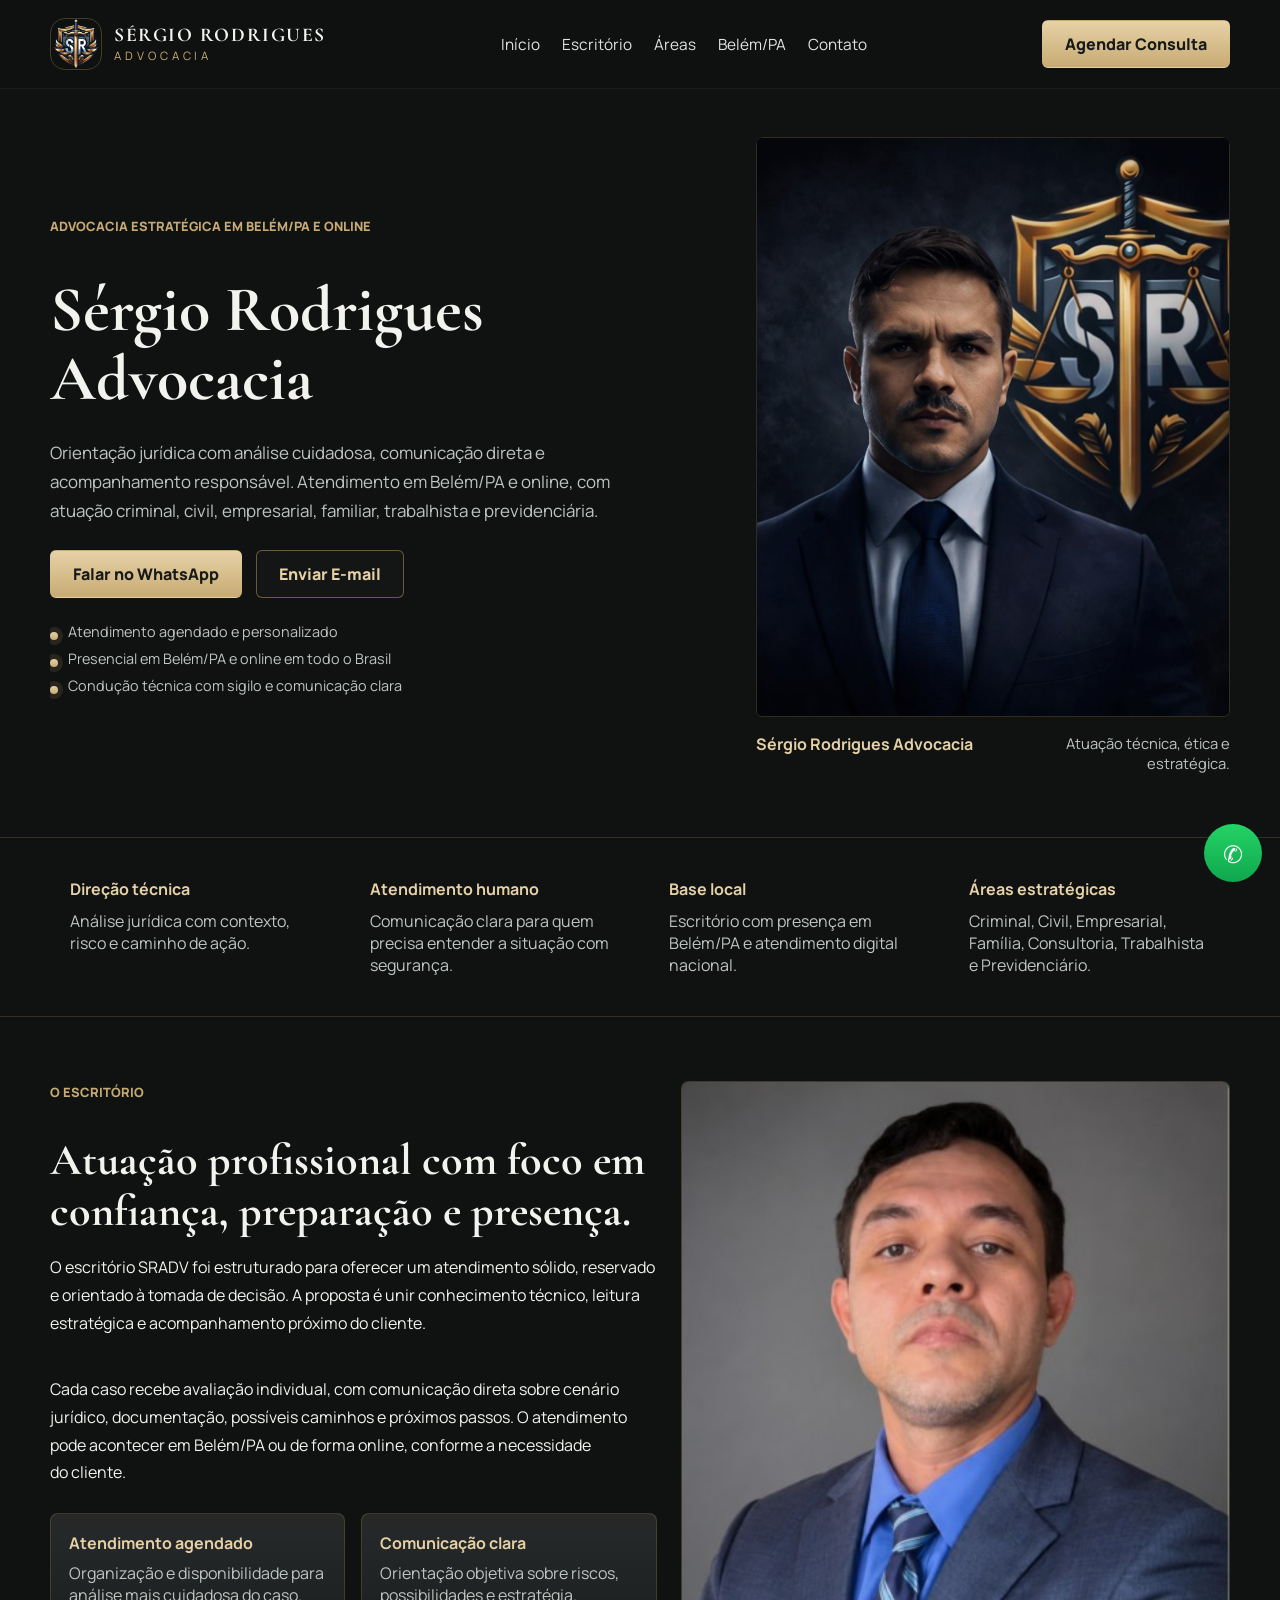
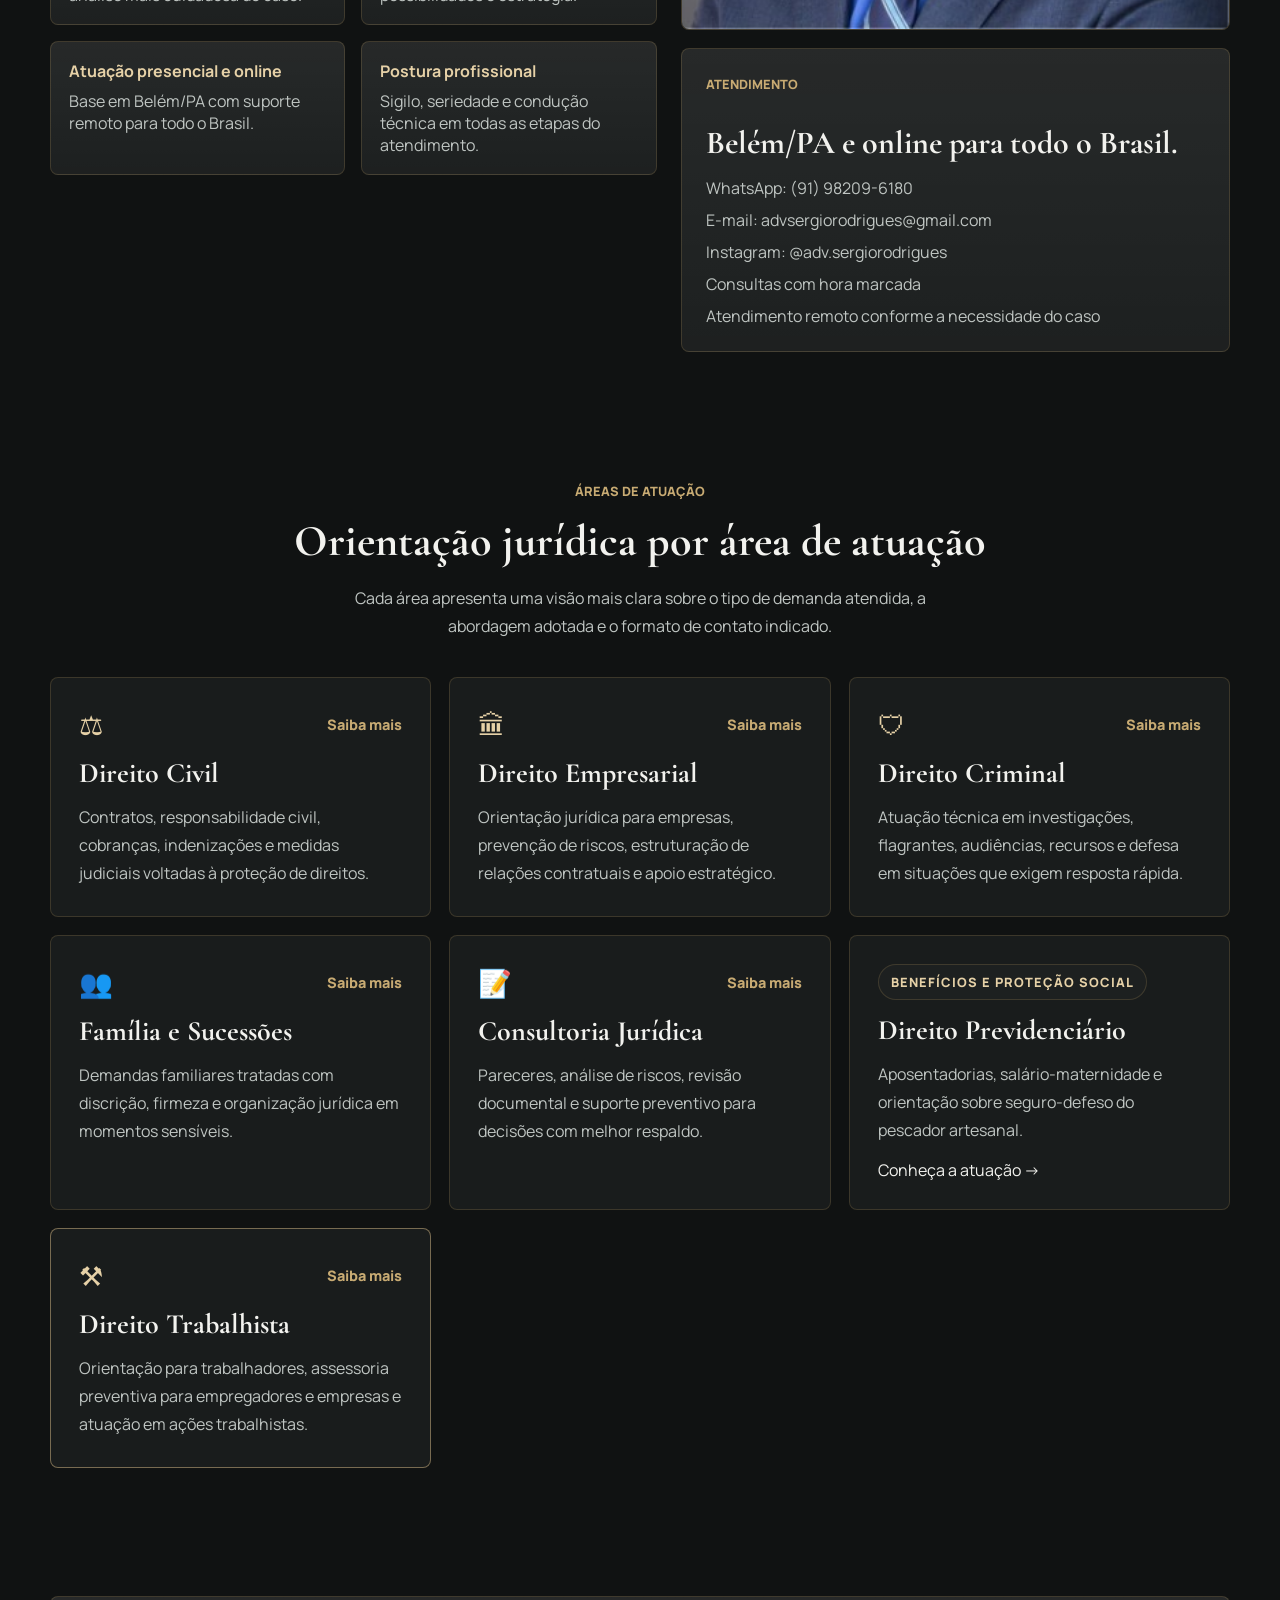
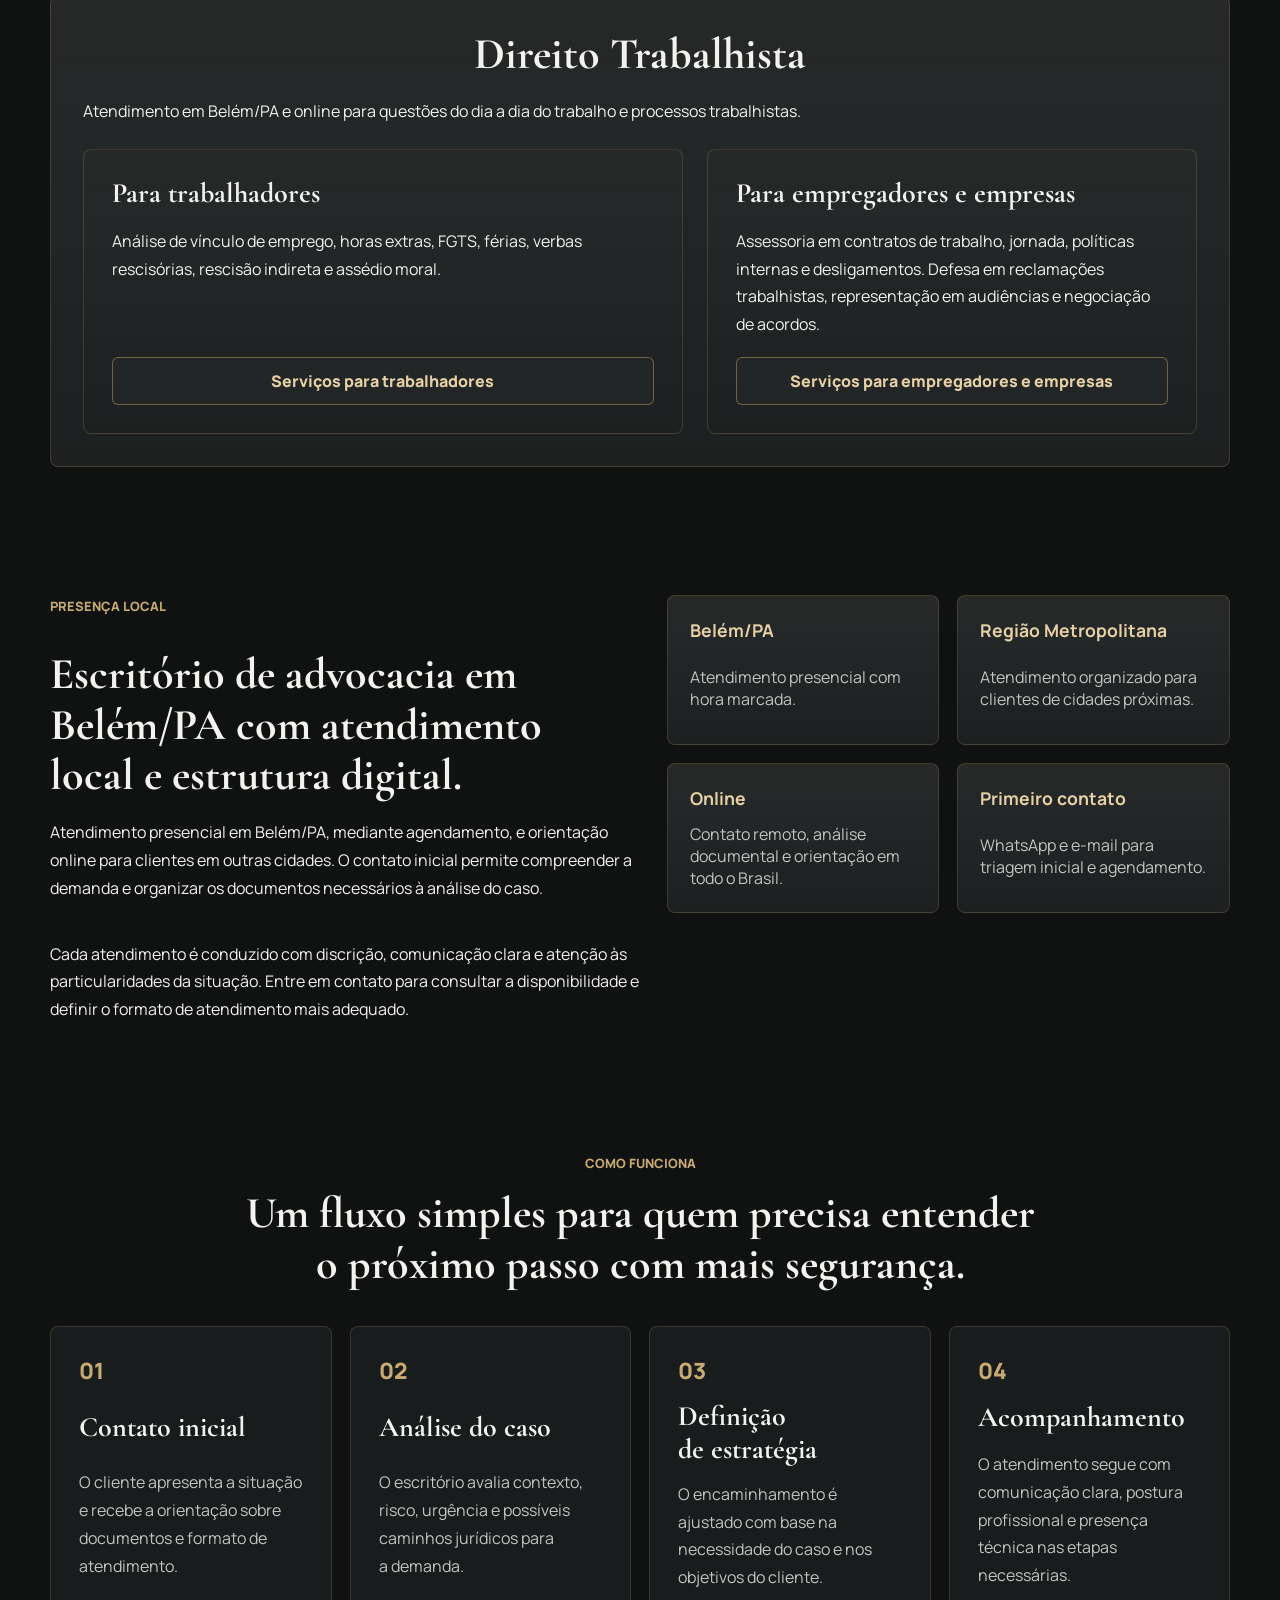
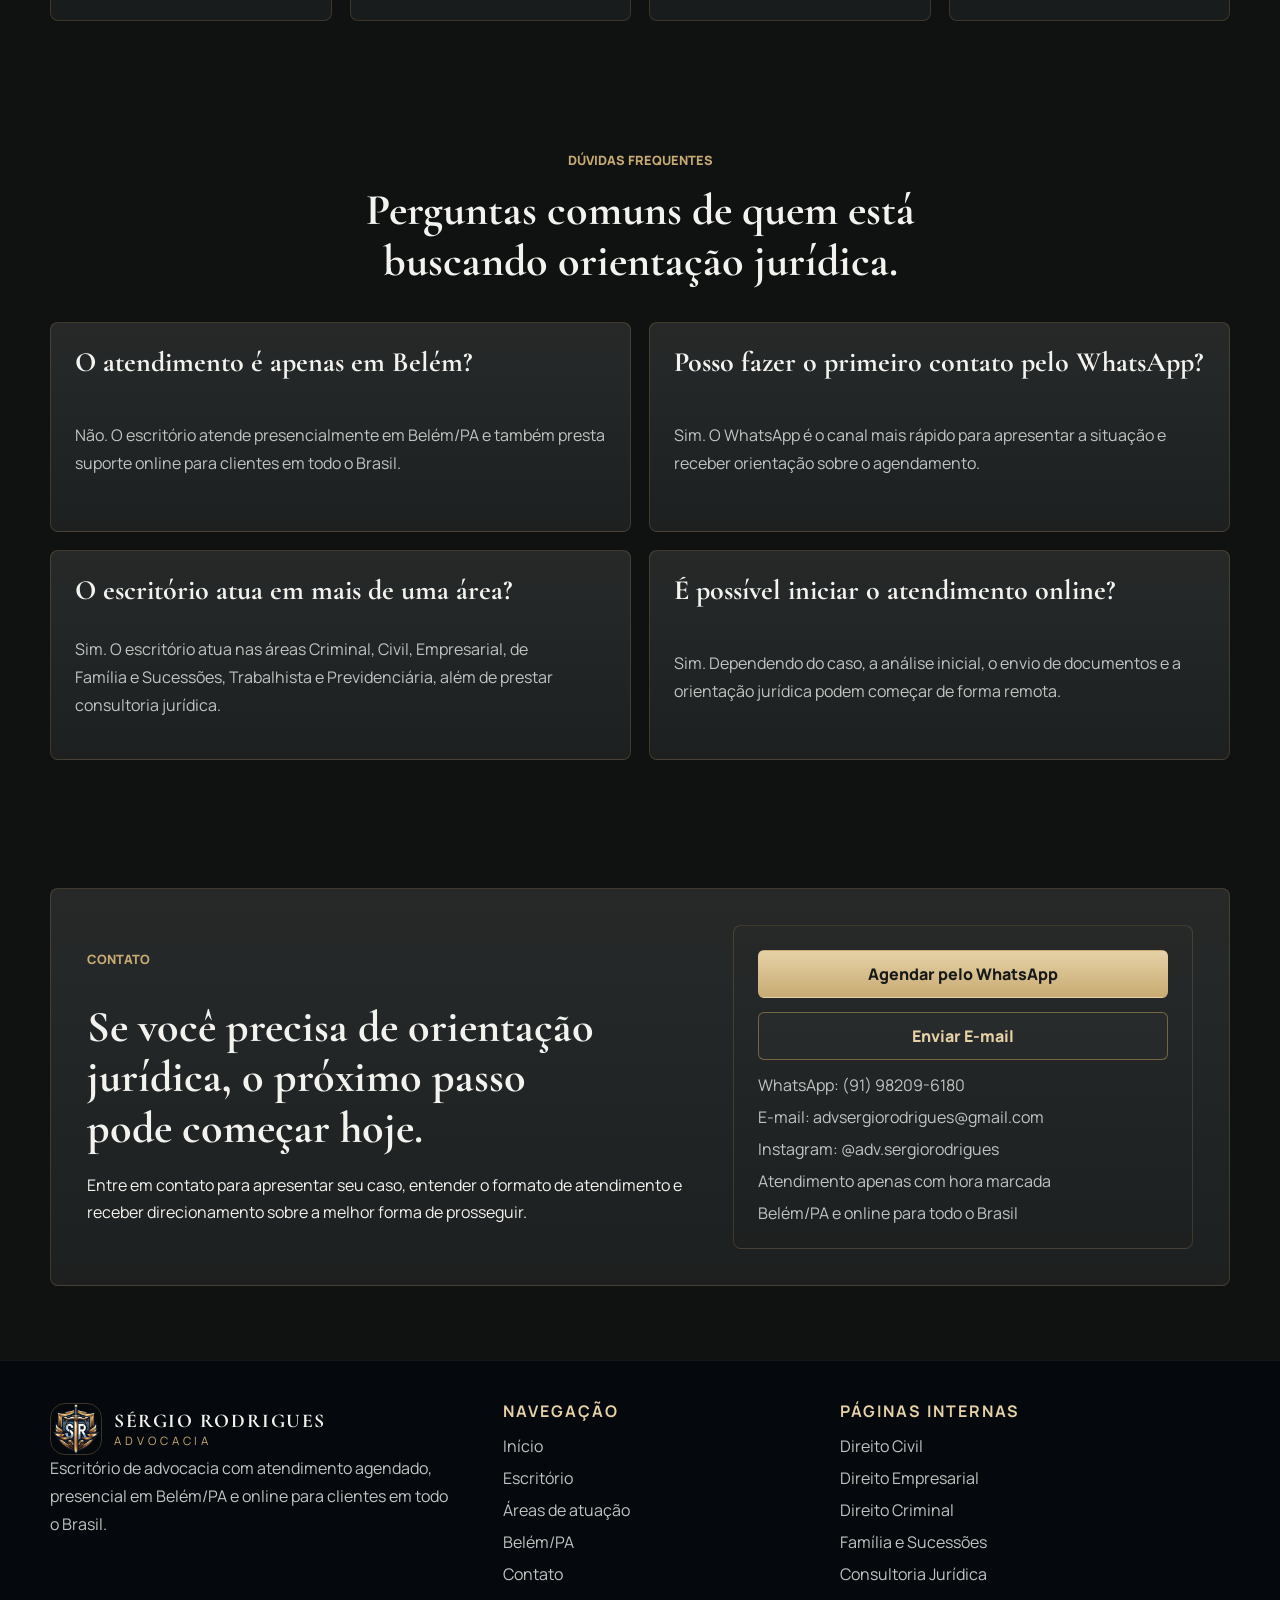
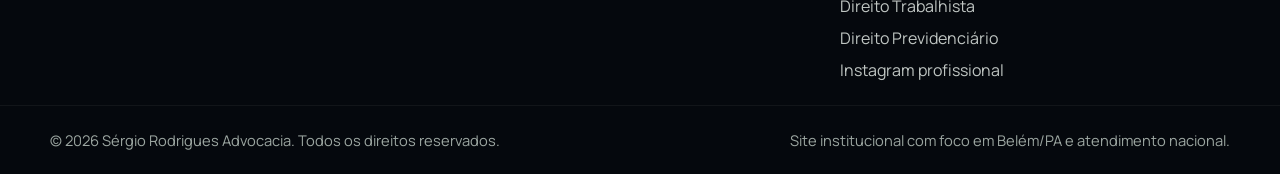
<file: index.html>
<!DOCTYPE html>
<html lang="pt-BR">
<head>
  <meta charset="UTF-8" />
  <meta name="viewport" content="width=device-width, initial-scale=1.0" />
  <meta name="author" content="Sergio Rodrigues Advocacia" />
  <meta name="format-detection" content="telephone=no, date=no, email=no, address=no" />
  <title>Advogado Em Belém/PA | SRADV Sérgio Rodrigues Advocacia</title>
  <meta name="description" content="Escritório de advocacia em Belém/PA com atendimento estratégico, agendado e online para todo o Brasil. Atuação em Direito Criminal, Civil, Empresarial, Família, Consultoria, Trabalhista e Previdenciário." />
  <meta name="theme-color" content="#07111f" />
  <meta name="robots" content="index, follow, max-image-preview:large" />
  <meta property="og:locale" content="pt_BR" />
  <meta property="og:type" content="website" />
  <meta property="og:site_name" content="SRADV Sergio Rodrigues Advocacia" />
  <meta property="og:title" content="Advogado Em Belém/PA | SRADV Sérgio Rodrigues Advocacia" />
  <meta property="og:description" content="Atuação jurídica estratégica em Belém/PA e online para todo o Brasil, com foco em atendimento personalizado, sigilo e condução técnica." />
  <meta property="og:url" content="https://linksites.github.io/sradv/" />
  <meta property="og:image" content="https://linksites.github.io/sradv/assets/foto-hero.jpg" />
  <meta property="og:image:width" content="1024" />
  <meta property="og:image:height" content="1024" />
  <meta property="og:image:alt" content="Retrato institucional de Sergio Rodrigues, advogado em Belem/PA" />
  <meta name="twitter:card" content="summary_large_image" />
  <meta name="twitter:title" content="Advogado Em Belém/PA | SRADV Sérgio Rodrigues Advocacia" />
  <meta name="twitter:description" content="Escritório de advocacia em Belém/PA com atendimento estratégico, agendado e online para todo o Brasil." />
  <meta name="twitter:image" content="https://linksites.github.io/sradv/assets/foto-hero.jpg" />
  <meta name="twitter:image:alt" content="Retrato institucional de Sergio Rodrigues, advogado em Belem/PA" />
  <link rel="canonical" href="https://linksites.github.io/sradv/" />
  <link rel="alternate" hreflang="pt-BR" href="https://linksites.github.io/sradv/" />
  <link rel="icon" href="assets/logo-emblema.jpg" />
  <link rel="preload" as="image" href="assets/foto-hero.jpg" />
  <link rel="preconnect" href="https://fonts.googleapis.com" />
  <link rel="preconnect" href="https://fonts.gstatic.com" crossorigin />
  <link href="https://fonts.googleapis.com/css2?family=Cormorant+Garamond:wght@500;600;700&family=Manrope:wght@400;500;600;700;800&display=swap" rel="stylesheet" />
  <link rel="stylesheet" href="styles.css?v=20261119-1" />
  <script type="application/ld+json">
    {
      "@context": "https://schema.org",
      "@type": "LegalService",
      "name": "SRADV Sérgio Rodrigues Advocacia",
      "url": "https://linksites.github.io/sradv/",
      "image": "https://linksites.github.io/sradv/assets/foto-hero.jpg",
      "telephone": "+55-91-98209-6180",
      "email": "advsergiorodrigues@gmail.com",
      "areaServed": [
        "Belém - PA",
        "Pará",
        "Brasil"
      ],
      "availableLanguage": [
        "Portuguese"
      ],
      "address": {
        "@type": "PostalAddress",
        "addressLocality": "Belém",
        "addressRegion": "PA",
        "addressCountry": "BR"
      },
      "sameAs": [
        "https://linksites.github.io/sradv/",
        "https://www.instagram.com/adv.sergiorodrigues/"
      ]
    }
  </script>
  <script type="application/ld+json">
    {
      "@context": "https://schema.org",
      "@type": "FAQPage",
      "mainEntity": [
        {
          "@type": "Question",
          "name": "O atendimento e apenas em Belem?",
          "acceptedAnswer": {
            "@type": "Answer",
            "text": "Nao. O escritorio atende presencialmente em Belem/PA e tambem presta suporte online para clientes em todo o Brasil."
          }
        },
        {
          "@type": "Question",
          "name": "Posso fazer o primeiro contato pelo WhatsApp?",
          "acceptedAnswer": {
            "@type": "Answer",
            "text": "Sim. O WhatsApp e o canal mais rapido para apresentar a situacao e receber orientacao sobre o agendamento."
          }
        },
        {
          "@type": "Question",
          "name": "O escritorio atua em mais de uma area?",
          "acceptedAnswer": {
            "@type": "Answer",
            "text": "Sim. O site possui paginas internas separadas para areas estrategicas, facilitando a navegacao e a compreensao do atendimento."
          }
        },
        {
          "@type": "Question",
          "name": "E possivel iniciar o atendimento online?",
          "acceptedAnswer": {
            "@type": "Answer",
            "text": "Sim. Dependendo do caso, a analise inicial, o envio de documentos e a orientacao juridica podem comecar de forma remota."
          }
        }
      ]
    }
  </script>
</head>
<body>
  <div class="bg-orbs"></div>
  <div class="bg-grid"></div>
  <a class="skip-link" href="#conteudo">Pular para o conteúdo</a>

  <header class="header">
    <div class="container nav">
      <a class="brand" href="#inicio" aria-label="SRADV Sérgio Rodrigues Advocacia">
        <img src="assets/logo-emblema.jpg" alt="Logo SRADV" width="640" height="640" />
        <div class="brand-copy">
          <strong>SÉRGIO RODRIGUES</strong>
          <span>ADVOCACIA</span>
        </div>
      </a>

      <button class="menu-toggle" type="button" aria-label="Abrir menu" aria-expanded="false" aria-controls="primary-menu">
        <span class="menu-toggle-text">Menu</span>
        <span class="menu-toggle-box" aria-hidden="true">
          <span class="menu-toggle-line"></span>
          <span class="menu-toggle-line"></span>
          <span class="menu-toggle-line"></span>
        </span>
      </button>

      <nav class="menu" id="primary-menu" aria-label="Navegação principal">
        <a href="#inicio">Início</a>
        <a href="#escritorio">Escritório</a>
        <a href="#areas">Áreas</a>
        <a href="#belem">Belém/PA</a>
        <a href="#contato">Contato</a>
        <a class="btn btn-gold menu-cta" target="_blank" rel="noopener noreferrer" href="https://wa.me/5591982096180?text=Olá%2C%20Dr.%20Sérgio.%20gostaria%20de%20agendar%20um%20atendimento.">Agendar Consulta</a>
      </nav>

      <a class="btn btn-gold header-cta" target="_blank" rel="noopener noreferrer" href="https://wa.me/5591982096180?text=Olá%2C%20Dr.%20Sérgio.%20gostaria%20de%20agendar%20um%20atendimento.">Agendar Consulta</a>
    </div>
  </header>

  <main id="conteudo">
    <section class="hero section" id="inicio">
      <div class="container hero-grid shell-card">
        <div class="hero-copy">
          <p class="eyebrow">ADVOCACIA ESTRATÉGICA EM BELÉM/PA E ONLINE</p>
          <h1>Sérgio Rodrigues Advocacia</h1>
          <p class="lead">
            Orientação jurídica com análise cuidadosa, comunicação direta e acompanhamento responsável.
            Atendimento em Belém/PA e online, com atuação criminal, civil, empresarial, familiar, trabalhista e previdenciária.
          </p>

          <div class="hero-actions">
            <a class="btn btn-gold" target="_blank" rel="noopener noreferrer" href="https://wa.me/5591982096180?text=Olá%2C%20Dr.%20Sérgio.%20quero%20agendar%20um%20atendimento.">Falar no WhatsApp</a>
            <a class="btn btn-outline" href="mailto:advsergiorodrigues@gmail.com">Enviar E-mail</a>
          </div>

          <ul class="hero-points" aria-label="Diferenciais do atendimento">
            <li>Atendimento agendado e personalizado</li>
            <li>Presencial em Belém/PA e online em todo o Brasil</li>
            <li>Condução técnica com sigilo e comunicação clara</li>
          </ul>

          <div class="mini-highlights">
            <article>
              <strong>Estratégia</strong>
              <span>Planejamento jurídico para cada contexto.</span>
            </article>
            <article>
              <strong>Sigilo</strong>
              <span>Atendimento reservado e postura profissional.</span>
            </article>
            <article>
              <strong>Belém/PA</strong>
              <span>Base local com atendimento por agendamento.</span>
            </article>
            <article>
              <strong>Online</strong>
              <span>Suporte jurídico para clientes em todo o Brasil.</span>
            </article>
          </div>
        </div>

        <div class="hero-visual">
          <article class="hero-photo-card glass-card">
            <img class="hero-person" src="assets/foto-hero.jpg" alt="Retrato institucional de Sérgio Rodrigues" width="1024" height="1024" fetchpriority="high" decoding="async" />
            <div class="hero-photo-caption">
              <strong>Sérgio Rodrigues Advocacia</strong>
              <span>Atuação técnica, ética e estratégica.</span>
            </div>
          </article>

          <div class="hero-side-stack">
            <article class="glass-card hero-note">
              <img src="assets/logo-emblema.jpg" alt="" aria-hidden="true" width="640" height="640" loading="lazy" decoding="async" />
              <div>
                <strong>Presença institucional</strong>
                <p>Comunicação sóbria, atendimento organizado e foco em orientação objetiva desde o primeiro contato.</p>
              </div>
            </article>

            <article class="glass-card hero-note">
              <span class="pill">Belém/PA</span>
              <h2>Atendimento presencial com hora marcada.</h2>
              <p>Consultas agendadas em Belém e análise remota para clientes de outras cidades e estados.</p>
            </article>
          </div>
        </div>
      </div>
    </section>

    <section class="section trust-bar">
      <div class="container trust-grid">
        <article class="trust-item">
          <strong>Direção técnica</strong>
          <span>Análise jurídica com contexto, risco e caminho de ação.</span>
        </article>
        <article class="trust-item">
          <strong>Atendimento humano</strong>
          <span>Comunicação clara para quem precisa entender a situação com segurança.</span>
        </article>
        <article class="trust-item">
          <strong>Base local</strong>
          <span>Escritório com presença em Belém/PA e atendimento digital nacional.</span>
        </article>
        <article class="trust-item">
          <strong>Áreas estratégicas</strong>
          <span>Criminal, Civil, Empresarial, Família, Consultoria, Trabalhista e Previdenciário.</span>
        </article>
      </div>
    </section>

    <section class="section office-section" id="escritorio">
      <div class="container split-layout">
        <div class="section-copy">
          <p class="eyebrow">O ESCRITÓRIO</p>
          <h2>Atuação profissional com foco em confiança, preparação e presença.</h2>
          <p>
            O escritório SRADV foi estruturado para oferecer um atendimento sólido, reservado e orientado à tomada
            de decisão. A proposta é unir conhecimento técnico, leitura estratégica e acompanhamento próximo do cliente.
          </p>
          <p>
            Cada caso recebe avaliação individual, com comunicação direta sobre cenário jurídico, documentação,
            possíveis caminhos e próximos passos. O atendimento pode acontecer em Belém/PA ou de forma online,
            conforme a necessidade do cliente.
          </p>

          <div class="feature-list">
            <article class="feature-card glass-card">
              <strong>Atendimento agendado</strong>
              <span>Organização e disponibilidade para análise mais cuidadosa do caso.</span>
            </article>
            <article class="feature-card glass-card">
              <strong>Comunicação clara</strong>
              <span>Orientação objetiva sobre riscos, possibilidades e estratégia.</span>
            </article>
            <article class="feature-card glass-card">
              <strong>Atuação presencial e online</strong>
              <span>Base em Belém/PA com suporte remoto para todo o Brasil.</span>
            </article>
            <article class="feature-card glass-card">
              <strong>Postura profissional</strong>
              <span>Sigilo, seriedade e condução técnica em todas as etapas do atendimento.</span>
            </article>
          </div>
        </div>

        <aside class="office-aside">
          <div class="about-photo glass-card">
            <img src="assets/retrato-sergio-real.jpeg" alt="Sérgio Rodrigues, advogado" width="400" height="400" loading="lazy" decoding="async" style="object-position:center top;aspect-ratio:1/1;height:auto" />
          </div>

          <div class="office-summary glass-card">
            <p class="eyebrow">ATENDIMENTO</p>
            <h2>Belém/PA e online para todo o Brasil.</h2>
            <ul class="list-clean">
              <li>WhatsApp: <a target="_blank" rel="noopener noreferrer" href="https://wa.me/5591982096180">(91) 98209-6180</a></li>
              <li>E-mail: <a href="mailto:advsergiorodrigues@gmail.com">advsergiorodrigues@gmail.com</a></li>
              <li>Instagram: <a target="_blank" rel="me noopener noreferrer" href="https://www.instagram.com/adv.sergiorodrigues/">@adv.sergiorodrigues</a></li>
              <li>Consultas com hora marcada</li>
              <li>Atendimento remoto conforme a necessidade do caso</li>
            </ul>
          </div>
        </aside>
      </div>
    </section>

    <section class="section areas-section" id="areas">
      <div class="container">
        <div class="section-title centered">
          <p class="eyebrow">ÁREAS DE ATUAÇÃO</p>
          <h2>Orientação jurídica por área de atuação</h2>
          <p class="section-lead">Cada área apresenta uma visão mais clara sobre o tipo de demanda atendida, a abordagem adotada e o formato de contato indicado.</p>
        </div>

        <div class="service-grid">
          <a class="service-card glass-card" href="areas/direito-civil.html">
            <div class="service-card-top">
              <span class="service-icon">⚖</span>
              <span class="service-link">Saiba mais</span>
            </div>
            <h3>Direito Civil</h3>
            <p>Contratos, responsabilidade civil, cobranças, indenizações e medidas judiciais voltadas à proteção de direitos.</p>
          </a>

          <a class="service-card glass-card" href="areas/direito-empresarial.html">
            <div class="service-card-top">
              <span class="service-icon">🏛</span>
              <span class="service-link">Saiba mais</span>
            </div>
            <h3>Direito Empresarial</h3>
            <p>Orientação jurídica para empresas, prevenção de riscos, estruturação de relações contratuais e apoio estratégico.</p>
          </a>

          <a class="service-card glass-card" href="areas/direito-criminal.html">
            <div class="service-card-top">
              <span class="service-icon">🛡</span>
              <span class="service-link">Saiba mais</span>
            </div>
            <h3>Direito Criminal</h3>
            <p>Atuação técnica em investigações, flagrantes, audiências, recursos e defesa em situações que exigem resposta rápida.</p>
          </a>

          <a class="service-card glass-card" href="areas/familia-e-sucessoes.html">
            <div class="service-card-top">
              <span class="service-icon">👥</span>
              <span class="service-link">Saiba mais</span>
            </div>
            <h3>Família e Sucessões</h3>
            <p>Demandas familiares tratadas com discrição, firmeza e organização jurídica em momentos sensíveis.</p>
          </a>

          <a class="service-card glass-card" href="areas/consultoria-juridica.html">
            <div class="service-card-top">
              <span class="service-icon">📝</span>
              <span class="service-link">Saiba mais</span>
            </div>
            <h3>Consultoria Jurídica</h3>
            <p>Pareceres, análise de riscos, revisão documental e suporte preventivo para decisões com melhor respaldo.</p>
          </a>

          <a class="service-card glass-card" href="areas/direito-previdenciario.html">
            <span class="pill">Benefícios e proteção social</span>
            <h3>Direito Previdenciário</h3>
            <p>Aposentadorias, salário-maternidade e orientação sobre seguro-defeso do pescador artesanal.</p>
            <span>Conheça a atuação →</span>
          </a>
          <a class="service-card glass-card featured-service" href="areas/direito-trabalhista.html">
            <div class="service-card-top">
              <span class="service-icon">⚒</span>
              <span class="service-link">Saiba mais</span>
            </div>
            <h3>Direito Trabalhista</h3>
            <p>Orientação para trabalhadores, assessoria preventiva para empregadores e empresas e atuação em ações trabalhistas.</p>
          </a>
        </div>
      </div>
    </section>

    <section class="section spotlight-section" id="trabalhista" aria-labelledby="titulo-trabalhista">
      <div class="container spotlight-grid shell-card">
        <div class="spotlight-copy labor-spotlight-heading">
          <h2 id="titulo-trabalhista">Direito Trabalhista</h2>
          <p>Atendimento em Belém/PA e online para questões do dia a dia do trabalho e processos trabalhistas.</p>
        </div>
        <div class="spotlight-panel glass-card">
          <h3>Para trabalhadores</h3>
          <p>Análise de vínculo de emprego, horas extras, FGTS, férias, verbas rescisórias, rescisão indireta e assédio moral.</p>
          <a class="btn btn-outline" href="areas/direito-trabalhista.html#trabalhadores">Serviços para trabalhadores</a>
        </div>

        <div class="spotlight-panel glass-card">
          <h3>Para empregadores e empresas</h3>
          <p>Assessoria em contratos de trabalho, jornada, políticas internas e desligamentos. Defesa em reclamações trabalhistas, representação em audiências e negociação de acordos.</p>
          <a class="btn btn-outline" href="areas/direito-trabalhista.html#empregadores">Serviços para empregadores e empresas</a>
        </div>
      </div>
    </section>

    <section class="section local-section" id="belem">
      <div class="container local-grid">
        <div class="section-copy">
          <p class="eyebrow">PRESENÇA LOCAL</p>
          <h2>Escritório de advocacia em Belém/PA com atendimento local e estrutura digital.</h2>
          <p>
            Atendimento presencial em Belém/PA, mediante agendamento, e orientação online para clientes em outras cidades.
            O contato inicial permite compreender a demanda e organizar os documentos necessários à análise do caso.
          </p>
          <p>
            Cada atendimento é conduzido com discrição, comunicação clara e atenção às particularidades da situação.
            Entre em contato para consultar a disponibilidade e definir o formato de atendimento mais adequado.
          </p>
        </div>

        <div class="local-cards">
          <article class="glass-card local-card">
            <strong>Belém/PA</strong>
            <span>Atendimento presencial com hora marcada.</span>
          </article>
          <article class="glass-card local-card">
            <strong>Região Metropolitana</strong>
            <span>Atendimento organizado para clientes de cidades próximas.</span>
          </article>
          <article class="glass-card local-card">
            <strong>Online</strong>
            <span>Contato remoto, análise documental e orientação em todo o Brasil.</span>
          </article>
          <article class="glass-card local-card">
            <strong>Primeiro contato</strong>
            <span>WhatsApp e e-mail para triagem inicial e agendamento.</span>
          </article>
        </div>
      </div>
    </section>

    <section class="section process-section">
      <div class="container">
        <div class="section-title centered">
          <p class="eyebrow">COMO FUNCIONA</p>
          <h2>Um fluxo simples para quem precisa entender o próximo passo com mais segurança.</h2>
        </div>

        <div class="step-grid">
          <article class="step-card glass-card">
            <span>01</span>
            <h3>Contato inicial</h3>
            <p>O cliente apresenta a situação e recebe a orientação sobre documentos e formato de atendimento.</p>
          </article>
          <article class="step-card glass-card">
            <span>02</span>
            <h3>Análise do caso</h3>
            <p>O escritório avalia contexto, risco, urgência e possíveis caminhos jurídicos para a demanda.</p>
          </article>
          <article class="step-card glass-card">
            <span>03</span>
            <h3>Definição de estratégia</h3>
            <p>O encaminhamento é ajustado com base na necessidade do caso e nos objetivos do cliente.</p>
          </article>
          <article class="step-card glass-card">
            <span>04</span>
            <h3>Acompanhamento</h3>
            <p>O atendimento segue com comunicação clara, postura profissional e presença técnica nas etapas necessárias.</p>
          </article>
        </div>
      </div>
    </section>

    <section class="section faq-section">
      <div class="container">
        <div class="section-title centered">
          <p class="eyebrow">DÚVIDAS FREQUENTES</p>
          <h2>Perguntas comuns de quem está buscando orientação jurídica.</h2>
        </div>

        <div class="faq-grid">
          <article class="glass-card faq-card">
            <h3>O atendimento é apenas em Belém?</h3>
            <p>Não. O escritório atende presencialmente em Belém/PA e também presta suporte online para clientes em todo o Brasil.</p>
          </article>
          <article class="glass-card faq-card">
            <h3>Posso fazer o primeiro contato pelo WhatsApp?</h3>
            <p>Sim. O WhatsApp é o canal mais rápido para apresentar a situação e receber orientação sobre o agendamento.</p>
          </article>
          <article class="glass-card faq-card">
            <h3>O escritório atua em mais de uma área?</h3>
            <p>Sim. O escritório atua nas áreas Criminal, Civil, Empresarial, de Família e Sucessões, Trabalhista e Previdenciária, além de prestar consultoria jurídica.</p>
          </article>
          <article class="glass-card faq-card">
            <h3>É possível iniciar o atendimento online?</h3>
            <p>Sim. Dependendo do caso, a análise inicial, o envio de documentos e a orientação jurídica podem começar de forma remota.</p>
          </article>
        </div>
      </div>
    </section>

    <section class="section cta-section" id="contato">
      <div class="container cta-box shell-card">
        <div class="cta-copy">
          <p class="eyebrow">CONTATO</p>
          <h2>Se você precisa de orientação jurídica, o próximo passo pode começar hoje.</h2>
          <p>Entre em contato para apresentar seu caso, entender o formato de atendimento e receber direcionamento sobre a melhor forma de prosseguir.</p>
        </div>

        <div class="contact-card glass-card">
          <a class="btn btn-gold" target="_blank" rel="noopener noreferrer" href="https://wa.me/5591982096180?text=Olá%2C%20Dr.%20Sérgio.%20gostaria%20de%20agendar%20um%20atendimento.">Agendar pelo WhatsApp</a>
          <a class="btn btn-outline" href="mailto:advsergiorodrigues@gmail.com">Enviar E-mail</a>
          <ul class="list-clean">
            <li>WhatsApp: <a target="_blank" rel="noopener noreferrer" href="https://wa.me/5591982096180">(91) 98209-6180</a></li>
            <li>E-mail: <a href="mailto:advsergiorodrigues@gmail.com">advsergiorodrigues@gmail.com</a></li>
            <li>Instagram: <a target="_blank" rel="me noopener noreferrer" href="https://www.instagram.com/adv.sergiorodrigues/">@adv.sergiorodrigues</a></li>
            <li>Atendimento apenas com hora marcada</li>
            <li>Belém/PA e online para todo o Brasil</li>
          </ul>
        </div>
      </div>
    </section>
  </main>

  <footer class="footer">
    <div class="container footer-grid">
      <div class="footer-brand-block">
        <div class="brand footer-brand">
          <img src="assets/logo-emblema.jpg" alt="Logo SRADV" width="640" height="640" loading="lazy" decoding="async" />
          <div class="brand-copy">
            <strong>SÉRGIO RODRIGUES</strong>
            <span>ADVOCACIA</span>
          </div>
        </div>
        <p>Escritório de advocacia com atendimento agendado, presencial em Belém/PA e online para clientes em todo o Brasil.</p>
      </div>

      <div>
        <h3>Navegação</h3>
        <ul class="footer-links">
          <li><a href="#inicio">Início</a></li>
          <li><a href="#escritorio">Escritório</a></li>
          <li><a href="#areas">Áreas de atuação</a></li>
          <li><a href="#belem">Belém/PA</a></li>
          <li><a href="#contato">Contato</a></li>
        </ul>
      </div>

      <div>
        <h3>Páginas Internas</h3>
        <ul class="footer-links">
          <li><a href="areas/direito-civil.html">Direito Civil</a></li>
          <li><a href="areas/direito-empresarial.html">Direito Empresarial</a></li>
          <li><a href="areas/direito-criminal.html">Direito Criminal</a></li>
          <li><a href="areas/familia-e-sucessoes.html">Família e Sucessões</a></li>
          <li><a href="areas/consultoria-juridica.html">Consultoria Jurídica</a></li>
          <li><a href="areas/direito-trabalhista.html">Direito Trabalhista</a></li>
          <li><a href="areas/direito-previdenciario.html">Direito Previdenciário</a></li>
          <li><a target="_blank" rel="me noopener noreferrer" href="https://www.instagram.com/adv.sergiorodrigues/">Instagram profissional</a></li>
        </ul>
      </div>
    </div>

    <div class="footer-bottom">
      <div class="container footer-bottom-inner">
        <span>© <span id="current-year">2026</span> Sérgio Rodrigues Advocacia. Todos os direitos reservados.</span>
        <span>Site institucional com foco em Belém/PA e atendimento nacional.</span>
      </div>
    </div>
  </footer>

  <a class="whatsapp-float" target="_blank" rel="noopener noreferrer" href="https://wa.me/5591982096180?text=Olá%2C%20Dr.%20Sérgio.%20preciso%20de%20orientação%20jurídica." aria-label="Abrir conversa no WhatsApp">✆</a>

  <script src="script.js"></script>
</body>
</html>
</file>
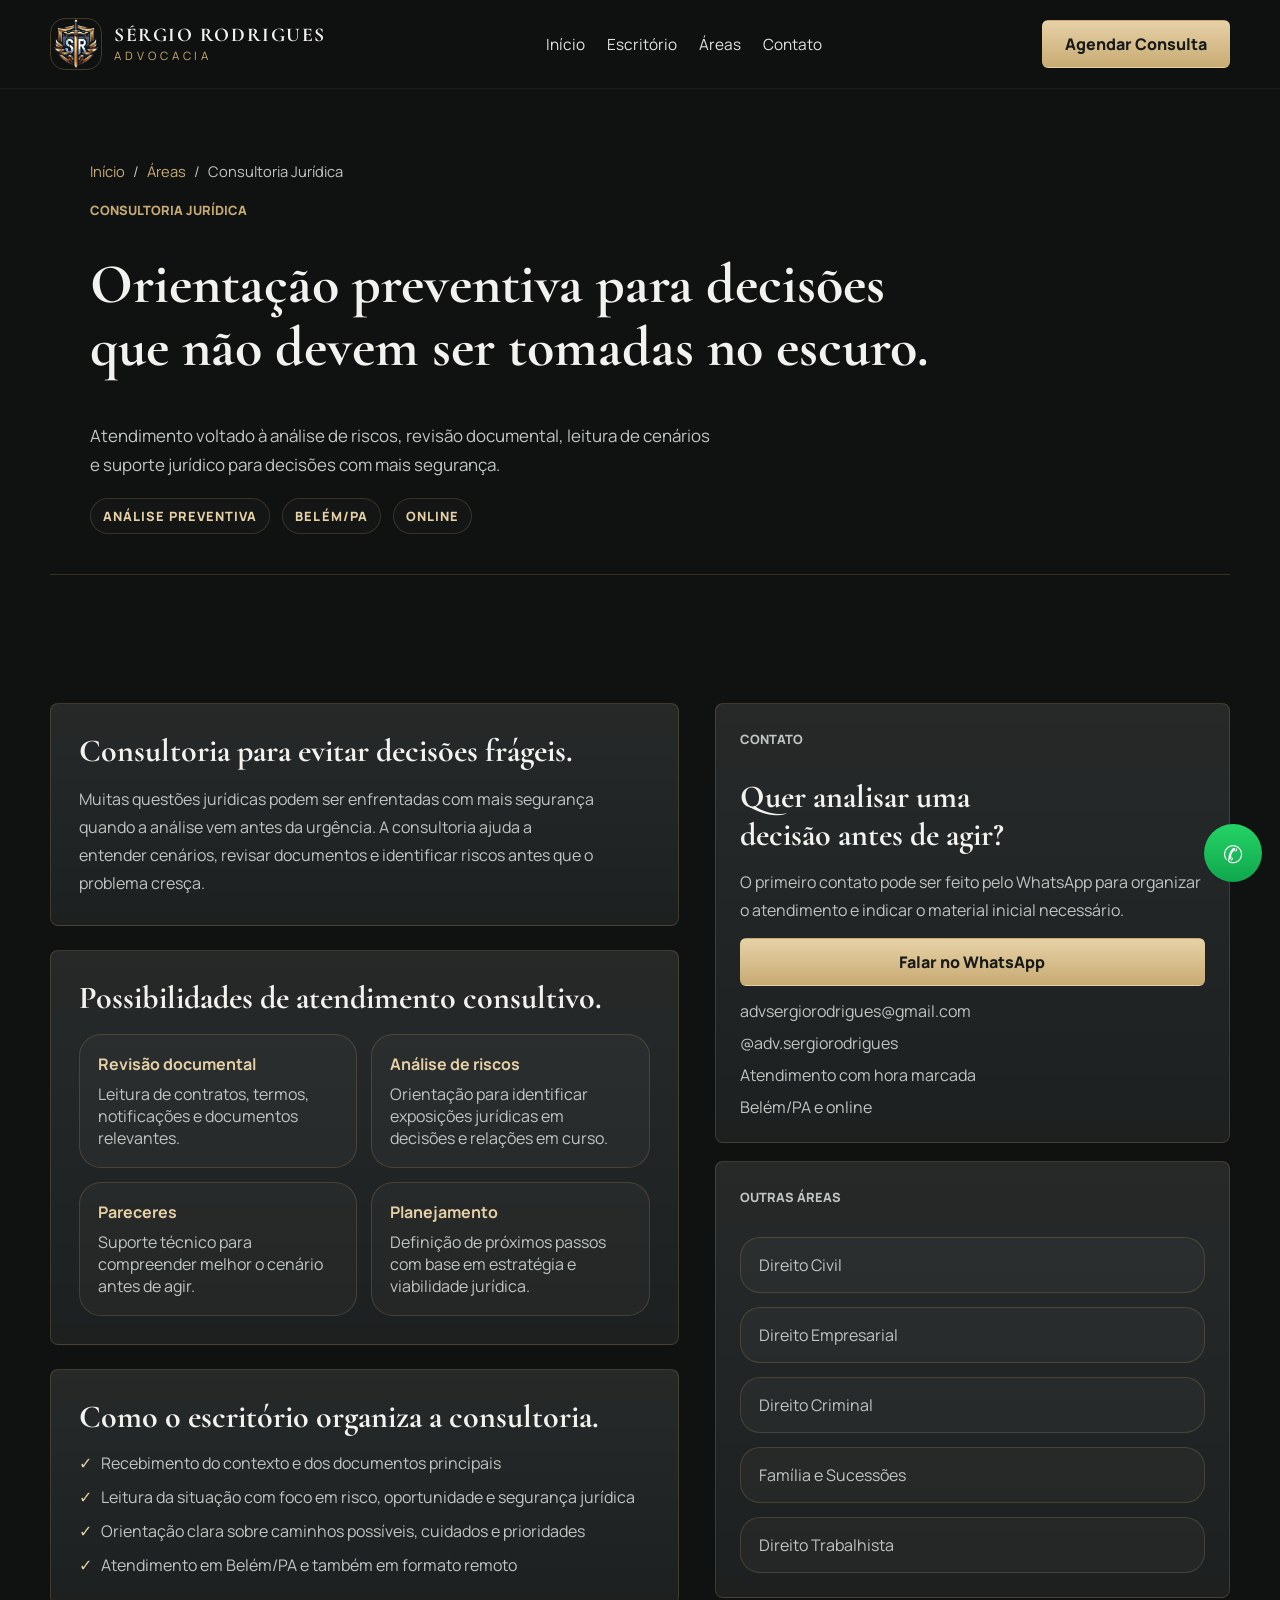
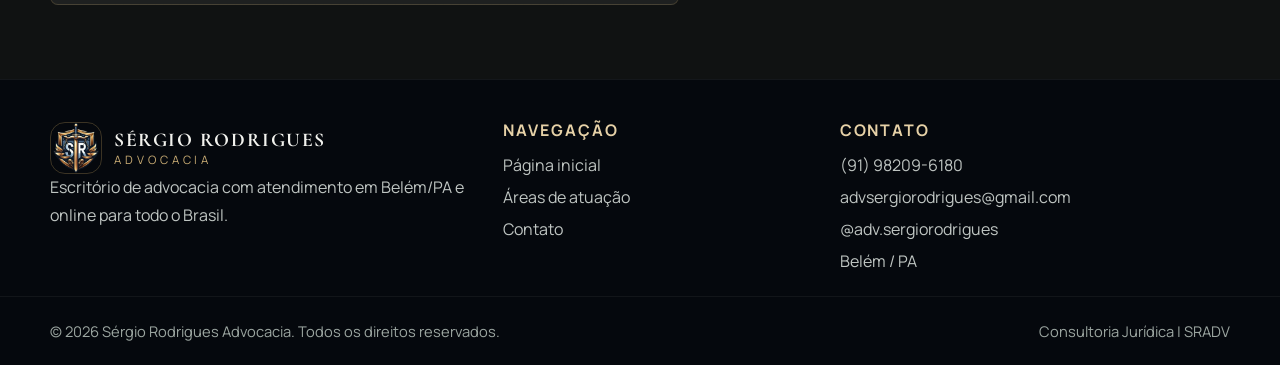
<file: areas/consultoria-juridica.html>
<!DOCTYPE html>
<html lang="pt-BR">
<head>
  <meta charset="UTF-8" />
  <meta name="viewport" content="width=device-width, initial-scale=1.0" />
  <meta name="author" content="Sergio Rodrigues Advocacia" />
  <meta name="format-detection" content="telephone=no, date=no, email=no, address=no" />
  <title>Consultoria Jurídica Em Belém/PA | SRADV</title>
  <meta name="description" content="Consultoria jurídica em Belém/PA e online para decisões com mais segurança. Análise documental, pareceres, revisão de riscos e orientação preventiva." />
  <meta name="theme-color" content="#07111f" />
  <meta name="robots" content="index, follow, max-image-preview:large" />
  <meta property="og:locale" content="pt_BR" />
  <meta property="og:type" content="website" />
  <meta property="og:site_name" content="SRADV Sergio Rodrigues Advocacia" />
  <meta property="og:title" content="Consultoria Jurídica Em Belém/PA | SRADV" />
  <meta property="og:description" content="Consultoria jurídica em Belém/PA e online para decisões com mais segurança. Análise documental, pareceres, revisão de riscos e orientação preventiva." />
  <meta property="og:url" content="https://linksites.github.io/sradv/areas/consultoria-juridica.html" />
  <meta property="og:image" content="https://linksites.github.io/sradv/assets/foto-hero.jpg" />
  <meta property="og:image:width" content="1024" />
  <meta property="og:image:height" content="1024" />
  <meta property="og:image:alt" content="Retrato institucional de Sergio Rodrigues, advogado em Belem/PA" />
  <meta name="twitter:card" content="summary_large_image" />
  <meta name="twitter:title" content="Consultoria Jurídica Em Belém/PA | SRADV" />
  <meta name="twitter:description" content="Consultoria jurídica em Belém/PA e online para decisões com mais segurança. Análise documental, pareceres, revisão de riscos e orientação preventiva." />
  <meta name="twitter:image" content="https://linksites.github.io/sradv/assets/foto-hero.jpg" />
  <meta name="twitter:image:alt" content="Retrato institucional de Sergio Rodrigues, advogado em Belem/PA" />
  <link rel="canonical" href="https://linksites.github.io/sradv/areas/consultoria-juridica.html" />
  <link rel="alternate" hreflang="pt-BR" href="https://linksites.github.io/sradv/areas/consultoria-juridica.html" />
  <link rel="icon" href="../assets/logo-emblema.jpg" />
  <link rel="preconnect" href="https://fonts.googleapis.com" />
  <link rel="preconnect" href="https://fonts.gstatic.com" crossorigin />
  <link href="https://fonts.googleapis.com/css2?family=Cormorant+Garamond:wght@500;600;700&family=Manrope:wght@400;500;600;700;800&display=swap" rel="stylesheet" />
  <link rel="stylesheet" href="../styles.css?v=20261113-2" />
  <script type="application/ld+json">
    {
      "@context": "https://schema.org",
      "@type": "LegalService",
      "name": "SRADV Sérgio Rodrigues Advocacia",
      "url": "https://linksites.github.io/sradv/areas/consultoria-juridica.html",
      "image": "https://linksites.github.io/sradv/assets/foto-hero.jpg",
      "serviceType": "Consultoria Jurídica",
      "telephone": "+55-91-98209-6180",
      "email": "advsergiorodrigues@gmail.com",
      "areaServed": [
        "Belém - PA",
        "Pará",
        "Brasil"
      ],
      "sameAs": [
        "https://www.instagram.com/adv.sergiorodrigues/"
      ]
    }
  </script>
  <script type="application/ld+json">
    {
      "@context": "https://schema.org",
      "@type": "BreadcrumbList",
      "itemListElement": [
        {
          "@type": "ListItem",
          "position": 1,
          "name": "Inicio",
          "item": "https://linksites.github.io/sradv/"
        },
        {
          "@type": "ListItem",
          "position": 2,
          "name": "Areas",
          "item": "https://linksites.github.io/sradv/#areas"
        },
        {
          "@type": "ListItem",
          "position": 3,
          "name": "Consultoria JurÃ­dica",
          "item": "https://linksites.github.io/sradv/areas/consultoria-juridica.html"
        }
      ]
    }
  </script>
</head>
<body class="page-detail">
  <div class="bg-orbs"></div>
  <div class="bg-grid"></div>
  <a class="skip-link" href="#conteudo">Pular para o conteúdo</a>
  <header class="header">
    <div class="container nav">
      <a class="brand" href="../index.html">
        <img src="../assets/logo-emblema.jpg" alt="Logo SRADV" width="640" height="640" />
        <div class="brand-copy"><strong>SÉRGIO RODRIGUES</strong><span>ADVOCACIA</span></div>
      </a>
      <button class="menu-toggle" type="button" aria-label="Abrir menu" aria-expanded="false" aria-controls="primary-menu">
        <span class="menu-toggle-text">Menu</span>
        <span class="menu-toggle-box" aria-hidden="true">
          <span class="menu-toggle-line"></span>
          <span class="menu-toggle-line"></span>
          <span class="menu-toggle-line"></span>
        </span>
      </button>
      <nav class="menu" id="primary-menu" aria-label="Navegação principal">
        <a href="../index.html">Início</a>
        <a href="../index.html#escritorio">Escritório</a>
        <a href="../index.html#areas">Áreas</a>
        <a href="../index.html#contato">Contato</a>
        <a class="btn btn-gold menu-cta" target="_blank" rel="noopener noreferrer" href="https://wa.me/5591982096180?text=Olá%2C%20Dr.%20Sérgio.%20preciso%20de%20consultoria%20jurídica.">Agendar Consulta</a>
      </nav>
      <a class="btn btn-gold header-cta" target="_blank" rel="noopener noreferrer" href="https://wa.me/5591982096180?text=Olá%2C%20Dr.%20Sérgio.%20preciso%20de%20consultoria%20jurídica.">Agendar Consulta</a>
    </div>
  </header>
  <main id="conteudo">
    <section class="hero section">
      <div class="container page-hero shell-card">
        <nav class="breadcrumb" aria-label="Breadcrumb"><a href="../index.html">Início</a><span>/</span><a href="../index.html#areas">Áreas</a><span>/</span><span>Consultoria Jurídica</span></nav>
        <p class="eyebrow">CONSULTORIA JURÍDICA</p>
        <h1>Orientação preventiva para decisões que não devem ser tomadas no escuro.</h1>
        <p class="lead">Atendimento voltado à análise de riscos, revisão documental, leitura de cenários e suporte jurídico para decisões com mais segurança.</p>
        <div class="page-hero-meta"><span class="pill">Análise preventiva</span><span class="pill">Belém/PA</span><span class="pill">Online</span></div>
      </div>
    </section>
    <section class="section">
      <div class="container page-layout">
        <div class="page-content">
          <article class="content-block glass-card">
            <h2>Consultoria para evitar decisões frágeis.</h2>
            <p>Muitas questões jurídicas podem ser enfrentadas com mais segurança quando a análise vem antes da urgência. A consultoria ajuda a entender cenários, revisar documentos e identificar riscos antes que o problema cresça.</p>
          </article>
          <article class="content-block glass-card">
            <h2>Possibilidades de atendimento consultivo.</h2>
            <div class="bullet-grid">
              <article class="bullet-card"><strong>Revisão documental</strong><span>Leitura de contratos, termos, notificações e documentos relevantes.</span></article>
              <article class="bullet-card"><strong>Análise de riscos</strong><span>Orientação para identificar exposições jurídicas em decisões e relações em curso.</span></article>
              <article class="bullet-card"><strong>Pareceres</strong><span>Suporte técnico para compreender melhor o cenário antes de agir.</span></article>
              <article class="bullet-card"><strong>Planejamento</strong><span>Definição de próximos passos com base em estratégia e viabilidade jurídica.</span></article>
            </div>
          </article>
          <article class="content-block glass-card">
            <h2>Como o escritório organiza a consultoria.</h2>
            <ul class="check-list">
              <li>Recebimento do contexto e dos documentos principais</li>
              <li>Leitura da situação com foco em risco, oportunidade e segurança jurídica</li>
              <li>Orientação clara sobre caminhos possíveis, cuidados e prioridades</li>
              <li>Atendimento em Belém/PA e também em formato remoto</li>
            </ul>
          </article>
        </div>
        <aside class="page-sidebar">
          <article class="info-panel glass-card">
            <p class="eyebrow">CONTATO</p>
            <h2>Quer analisar uma decisão antes de agir?</h2>
            <p>O primeiro contato pode ser feito pelo WhatsApp para organizar o atendimento e indicar o material inicial necessário.</p>
            <a class="btn btn-gold" target="_blank" rel="noopener noreferrer" href="https://wa.me/5591982096180?text=Olá%2C%20Dr.%20Sérgio.%20preciso%20de%20consultoria%20jurídica.">Falar no WhatsApp</a>
            <ul class="list-clean">
              <li><a href="mailto:advsergiorodrigues@gmail.com">advsergiorodrigues@gmail.com</a></li>
              <li><a target="_blank" rel="me noopener noreferrer" href="https://www.instagram.com/adv.sergiorodrigues/">@adv.sergiorodrigues</a></li>
              <li>Atendimento com hora marcada</li>
              <li>Belém/PA e online</li>
            </ul>
          </article>
          <article class="info-panel glass-card">
            <p class="eyebrow">OUTRAS ÁREAS</p>
            <div class="related-pages">
              <a href="direito-civil.html">Direito Civil</a>
              <a href="direito-empresarial.html">Direito Empresarial</a>
              <a href="direito-criminal.html">Direito Criminal</a>
              <a href="familia-e-sucessoes.html">Família e Sucessões</a>
              <a href="direito-trabalhista.html">Direito Trabalhista</a>
            </div>
          </article>
        </aside>
      </div>
    </section>
  </main>
  <footer class="footer">
    <div class="container footer-grid">
      <div class="footer-brand-block">
        <div class="brand footer-brand">
          <img src="../assets/logo-emblema.jpg" alt="Logo SRADV" width="640" height="640" loading="lazy" decoding="async" />
          <div class="brand-copy"><strong>SÉRGIO RODRIGUES</strong><span>ADVOCACIA</span></div>
        </div>
        <p>Escritório de advocacia com atendimento em Belém/PA e online para todo o Brasil.</p>
      </div>
      <div><h3>Navegação</h3><ul class="footer-links"><li><a href="../index.html">Página inicial</a></li><li><a href="../index.html#areas">Áreas de atuação</a></li><li><a href="../index.html#contato">Contato</a></li></ul></div>
      <div><h3>Contato</h3><ul class="footer-links"><li><a target="_blank" rel="noopener noreferrer" href="https://wa.me/5591982096180">(91) 98209-6180</a></li><li><a href="mailto:advsergiorodrigues@gmail.com">advsergiorodrigues@gmail.com</a></li><li><a target="_blank" rel="me noopener noreferrer" href="https://www.instagram.com/adv.sergiorodrigues/">@adv.sergiorodrigues</a></li><li>Belém / PA</li></ul></div>
    </div>
    <div class="footer-bottom"><div class="container footer-bottom-inner"><span>© <span id="current-year">2026</span> Sérgio Rodrigues Advocacia. Todos os direitos reservados.</span><span>Consultoria Jurídica | SRADV</span></div></div>
  </footer>
  <a class="whatsapp-float" target="_blank" rel="noopener noreferrer" href="https://wa.me/5591982096180?text=Olá%2C%20Dr.%20Sérgio.%20preciso%20de%20consultoria%20jurídica." aria-label="Abrir conversa no WhatsApp">✆</a>
  <script src="../script.js"></script>
</body>
</html>
</file>
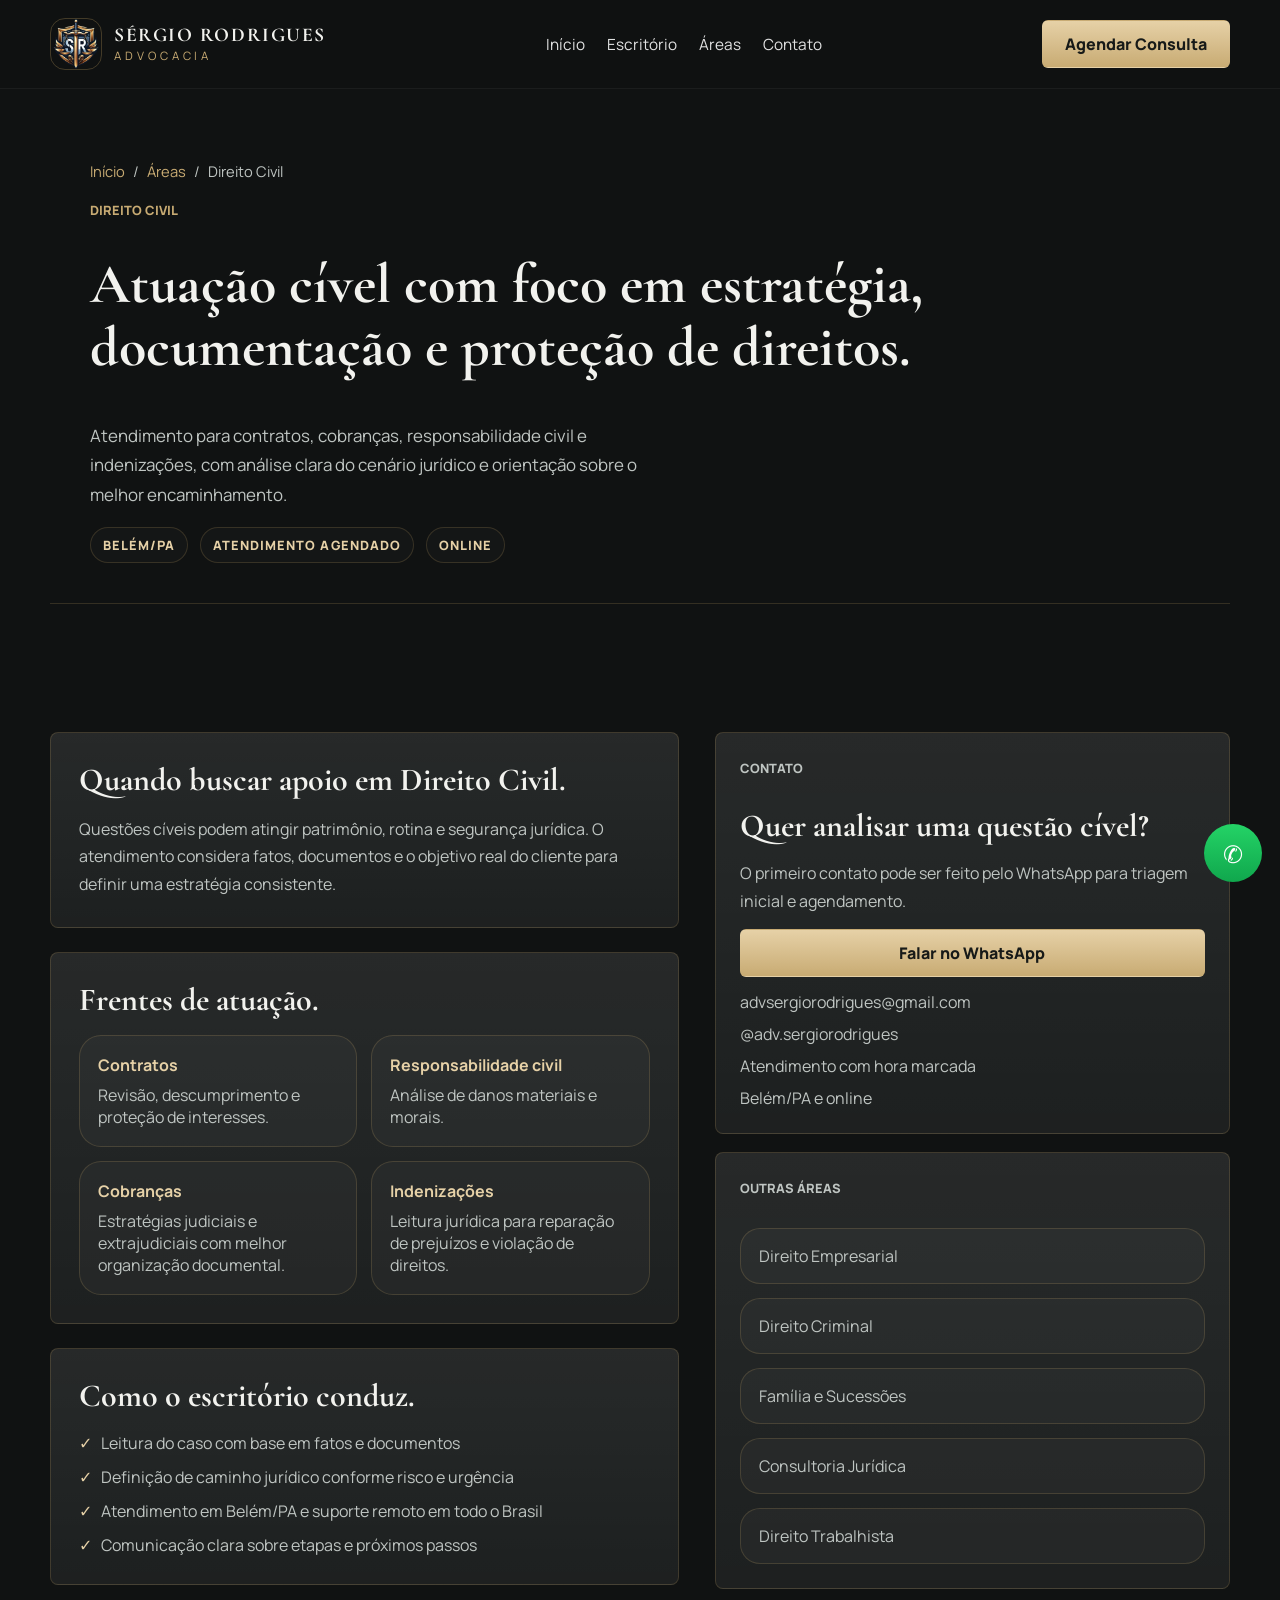
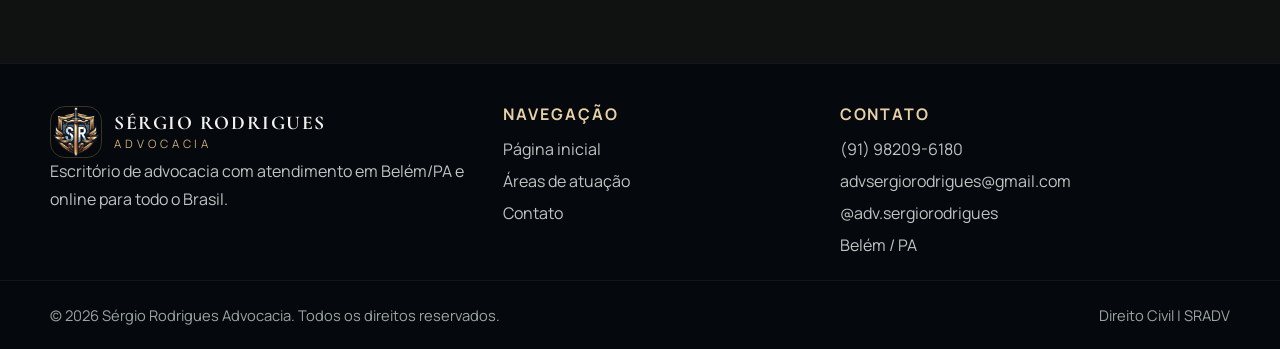
<file: areas/direito-civil.html>
<!DOCTYPE html>
<html lang="pt-BR">
<head>
  <meta charset="UTF-8" />
  <meta name="viewport" content="width=device-width, initial-scale=1.0" />
  <meta name="author" content="Sergio Rodrigues Advocacia" />
  <meta name="format-detection" content="telephone=no, date=no, email=no, address=no" />
  <title>Direito Civil Em Belém/PA | SRADV</title>
  <meta name="description" content="Atuação em Direito Civil em Belém/PA e online para todo o Brasil. Contratos, responsabilidade civil, cobranças, indenizações e medidas estratégicas." />
  <meta name="theme-color" content="#07111f" />
  <meta name="robots" content="index, follow, max-image-preview:large" />
  <meta property="og:locale" content="pt_BR" />
  <meta property="og:type" content="website" />
  <meta property="og:site_name" content="SRADV Sergio Rodrigues Advocacia" />
  <meta property="og:title" content="Direito Civil Em Belém/PA | SRADV" />
  <meta property="og:description" content="Atuação em Direito Civil em Belém/PA e online para todo o Brasil. Contratos, responsabilidade civil, cobranças, indenizações e medidas estratégicas." />
  <meta property="og:url" content="https://linksites.github.io/sradv/areas/direito-civil.html" />
  <meta property="og:image" content="https://linksites.github.io/sradv/assets/foto-hero.jpg" />
  <meta property="og:image:width" content="1024" />
  <meta property="og:image:height" content="1024" />
  <meta property="og:image:alt" content="Retrato institucional de Sergio Rodrigues, advogado em Belem/PA" />
  <meta name="twitter:card" content="summary_large_image" />
  <meta name="twitter:title" content="Direito Civil Em Belém/PA | SRADV" />
  <meta name="twitter:description" content="Atuação em Direito Civil em Belém/PA e online para todo o Brasil. Contratos, responsabilidade civil, cobranças, indenizações e medidas estratégicas." />
  <meta name="twitter:image" content="https://linksites.github.io/sradv/assets/foto-hero.jpg" />
  <meta name="twitter:image:alt" content="Retrato institucional de Sergio Rodrigues, advogado em Belem/PA" />
  <link rel="canonical" href="https://linksites.github.io/sradv/areas/direito-civil.html" />
  <link rel="alternate" hreflang="pt-BR" href="https://linksites.github.io/sradv/areas/direito-civil.html" />
  <link rel="icon" href="../assets/logo-emblema.jpg" />
  <link rel="preconnect" href="https://fonts.googleapis.com" />
  <link rel="preconnect" href="https://fonts.gstatic.com" crossorigin />
  <link href="https://fonts.googleapis.com/css2?family=Cormorant+Garamond:wght@500;600;700&family=Manrope:wght@400;500;600;700;800&display=swap" rel="stylesheet" />
  <link rel="stylesheet" href="../styles.css?v=20261113-2" />
  <script type="application/ld+json">
    {
      "@context": "https://schema.org",
      "@type": "LegalService",
      "name": "SRADV Sérgio Rodrigues Advocacia",
      "url": "https://linksites.github.io/sradv/areas/direito-civil.html",
      "image": "https://linksites.github.io/sradv/assets/foto-hero.jpg",
      "serviceType": "Direito Civil",
      "telephone": "+55-91-98209-6180",
      "email": "advsergiorodrigues@gmail.com",
      "areaServed": [
        "Belém - PA",
        "Pará",
        "Brasil"
      ],
      "sameAs": [
        "https://www.instagram.com/adv.sergiorodrigues/"
      ]
    }
  </script>
  <script type="application/ld+json">
    {
      "@context": "https://schema.org",
      "@type": "BreadcrumbList",
      "itemListElement": [
        {
          "@type": "ListItem",
          "position": 1,
          "name": "Inicio",
          "item": "https://linksites.github.io/sradv/"
        },
        {
          "@type": "ListItem",
          "position": 2,
          "name": "Areas",
          "item": "https://linksites.github.io/sradv/#areas"
        },
        {
          "@type": "ListItem",
          "position": 3,
          "name": "Direito Civil",
          "item": "https://linksites.github.io/sradv/areas/direito-civil.html"
        }
      ]
    }
  </script>
</head>
<body class="page-detail">
  <div class="bg-orbs"></div>
  <div class="bg-grid"></div>
  <a class="skip-link" href="#conteudo">Pular para o conteúdo</a>
  <header class="header">
    <div class="container nav">
      <a class="brand" href="../index.html">
        <img src="../assets/logo-emblema.jpg" alt="Logo SRADV" width="640" height="640" />
        <div class="brand-copy"><strong>SÉRGIO RODRIGUES</strong><span>ADVOCACIA</span></div>
      </a>
      <button class="menu-toggle" type="button" aria-label="Abrir menu" aria-expanded="false" aria-controls="primary-menu">
        <span class="menu-toggle-text">Menu</span>
        <span class="menu-toggle-box" aria-hidden="true">
          <span class="menu-toggle-line"></span>
          <span class="menu-toggle-line"></span>
          <span class="menu-toggle-line"></span>
        </span>
      </button>
      <nav class="menu" id="primary-menu" aria-label="Navegação principal">
        <a href="../index.html">Início</a>
        <a href="../index.html#escritorio">Escritório</a>
        <a href="../index.html#areas">Áreas</a>
        <a href="../index.html#contato">Contato</a>
        <a class="btn btn-gold menu-cta" target="_blank" rel="noopener noreferrer" href="https://wa.me/5591982096180?text=Olá%2C%20Dr.%20Sérgio.%20preciso%20de%20orientação%20em%20Direito%20Civil.">Agendar Consulta</a>
      </nav>
      <a class="btn btn-gold header-cta" target="_blank" rel="noopener noreferrer" href="https://wa.me/5591982096180?text=Olá%2C%20Dr.%20Sérgio.%20preciso%20de%20orientação%20em%20Direito%20Civil.">Agendar Consulta</a>
    </div>
  </header>
  <main id="conteudo">
    <section class="hero section">
      <div class="container page-hero shell-card">
        <nav class="breadcrumb" aria-label="Breadcrumb"><a href="../index.html">Início</a><span>/</span><a href="../index.html#areas">Áreas</a><span>/</span><span>Direito Civil</span></nav>
        <p class="eyebrow">DIREITO CIVIL</p>
        <h1>Atuação cível com foco em estratégia, documentação e proteção de direitos.</h1>
        <p class="lead">Atendimento para contratos, cobranças, responsabilidade civil e indenizações, com análise clara do cenário jurídico e orientação sobre o melhor encaminhamento.</p>
        <div class="page-hero-meta"><span class="pill">Belém/PA</span><span class="pill">Atendimento agendado</span><span class="pill">Online</span></div>
      </div>
    </section>
    <section class="section">
      <div class="container page-layout">
        <div class="page-content">
          <article class="content-block glass-card">
            <h2>Quando buscar apoio em Direito Civil.</h2>
            <p>Questões cíveis podem atingir patrimônio, rotina e segurança jurídica. O atendimento considera fatos, documentos e o objetivo real do cliente para definir uma estratégia consistente.</p>
          </article>
          <article class="content-block glass-card">
            <h2>Frentes de atuação.</h2>
            <div class="bullet-grid">
              <article class="bullet-card"><strong>Contratos</strong><span>Revisão, descumprimento e proteção de interesses.</span></article>
              <article class="bullet-card"><strong>Responsabilidade civil</strong><span>Análise de danos materiais e morais.</span></article>
              <article class="bullet-card"><strong>Cobranças</strong><span>Estratégias judiciais e extrajudiciais com melhor organização documental.</span></article>
              <article class="bullet-card"><strong>Indenizações</strong><span>Leitura jurídica para reparação de prejuízos e violação de direitos.</span></article>
            </div>
          </article>
          <article class="content-block glass-card">
            <h2>Como o escritório conduz.</h2>
            <ul class="check-list">
              <li>Leitura do caso com base em fatos e documentos</li>
              <li>Definição de caminho jurídico conforme risco e urgência</li>
              <li>Atendimento em Belém/PA e suporte remoto em todo o Brasil</li>
              <li>Comunicação clara sobre etapas e próximos passos</li>
            </ul>
          </article>
        </div>
        <aside class="page-sidebar">
          <article class="info-panel glass-card">
            <p class="eyebrow">CONTATO</p>
            <h2>Quer analisar uma questão cível?</h2>
            <p>O primeiro contato pode ser feito pelo WhatsApp para triagem inicial e agendamento.</p>
            <a class="btn btn-gold" target="_blank" rel="noopener noreferrer" href="https://wa.me/5591982096180?text=Olá%2C%20Dr.%20Sérgio.%20preciso%20de%20orientação%20em%20Direito%20Civil.">Falar no WhatsApp</a>
            <ul class="list-clean">
              <li><a href="mailto:advsergiorodrigues@gmail.com">advsergiorodrigues@gmail.com</a></li>
              <li><a target="_blank" rel="me noopener noreferrer" href="https://www.instagram.com/adv.sergiorodrigues/">@adv.sergiorodrigues</a></li>
              <li>Atendimento com hora marcada</li>
              <li>Belém/PA e online</li>
            </ul>
          </article>
          <article class="info-panel glass-card">
            <p class="eyebrow">OUTRAS ÁREAS</p>
            <div class="related-pages">
              <a href="direito-empresarial.html">Direito Empresarial</a>
              <a href="direito-criminal.html">Direito Criminal</a>
              <a href="familia-e-sucessoes.html">Família e Sucessões</a>
              <a href="consultoria-juridica.html">Consultoria Jurídica</a>
              <a href="direito-trabalhista.html">Direito Trabalhista</a>
            </div>
          </article>
        </aside>
      </div>
    </section>
  </main>
  <footer class="footer">
    <div class="container footer-grid">
      <div class="footer-brand-block">
        <div class="brand footer-brand">
          <img src="../assets/logo-emblema.jpg" alt="Logo SRADV" width="640" height="640" loading="lazy" decoding="async" />
          <div class="brand-copy"><strong>SÉRGIO RODRIGUES</strong><span>ADVOCACIA</span></div>
        </div>
        <p>Escritório de advocacia com atendimento em Belém/PA e online para todo o Brasil.</p>
      </div>
      <div><h3>Navegação</h3><ul class="footer-links"><li><a href="../index.html">Página inicial</a></li><li><a href="../index.html#areas">Áreas de atuação</a></li><li><a href="../index.html#contato">Contato</a></li></ul></div>
      <div><h3>Contato</h3><ul class="footer-links"><li><a target="_blank" rel="noopener noreferrer" href="https://wa.me/5591982096180">(91) 98209-6180</a></li><li><a href="mailto:advsergiorodrigues@gmail.com">advsergiorodrigues@gmail.com</a></li><li><a target="_blank" rel="me noopener noreferrer" href="https://www.instagram.com/adv.sergiorodrigues/">@adv.sergiorodrigues</a></li><li>Belém / PA</li></ul></div>
    </div>
    <div class="footer-bottom"><div class="container footer-bottom-inner"><span>© <span id="current-year">2026</span> Sérgio Rodrigues Advocacia. Todos os direitos reservados.</span><span>Direito Civil | SRADV</span></div></div>
  </footer>
  <a class="whatsapp-float" target="_blank" rel="noopener noreferrer" href="https://wa.me/5591982096180?text=Olá%2C%20Dr.%20Sérgio.%20preciso%20de%20orientação%20em%20Direito%20Civil." aria-label="Abrir conversa no WhatsApp">✆</a>
  <script src="../script.js"></script>
</body>
</html>
</file>
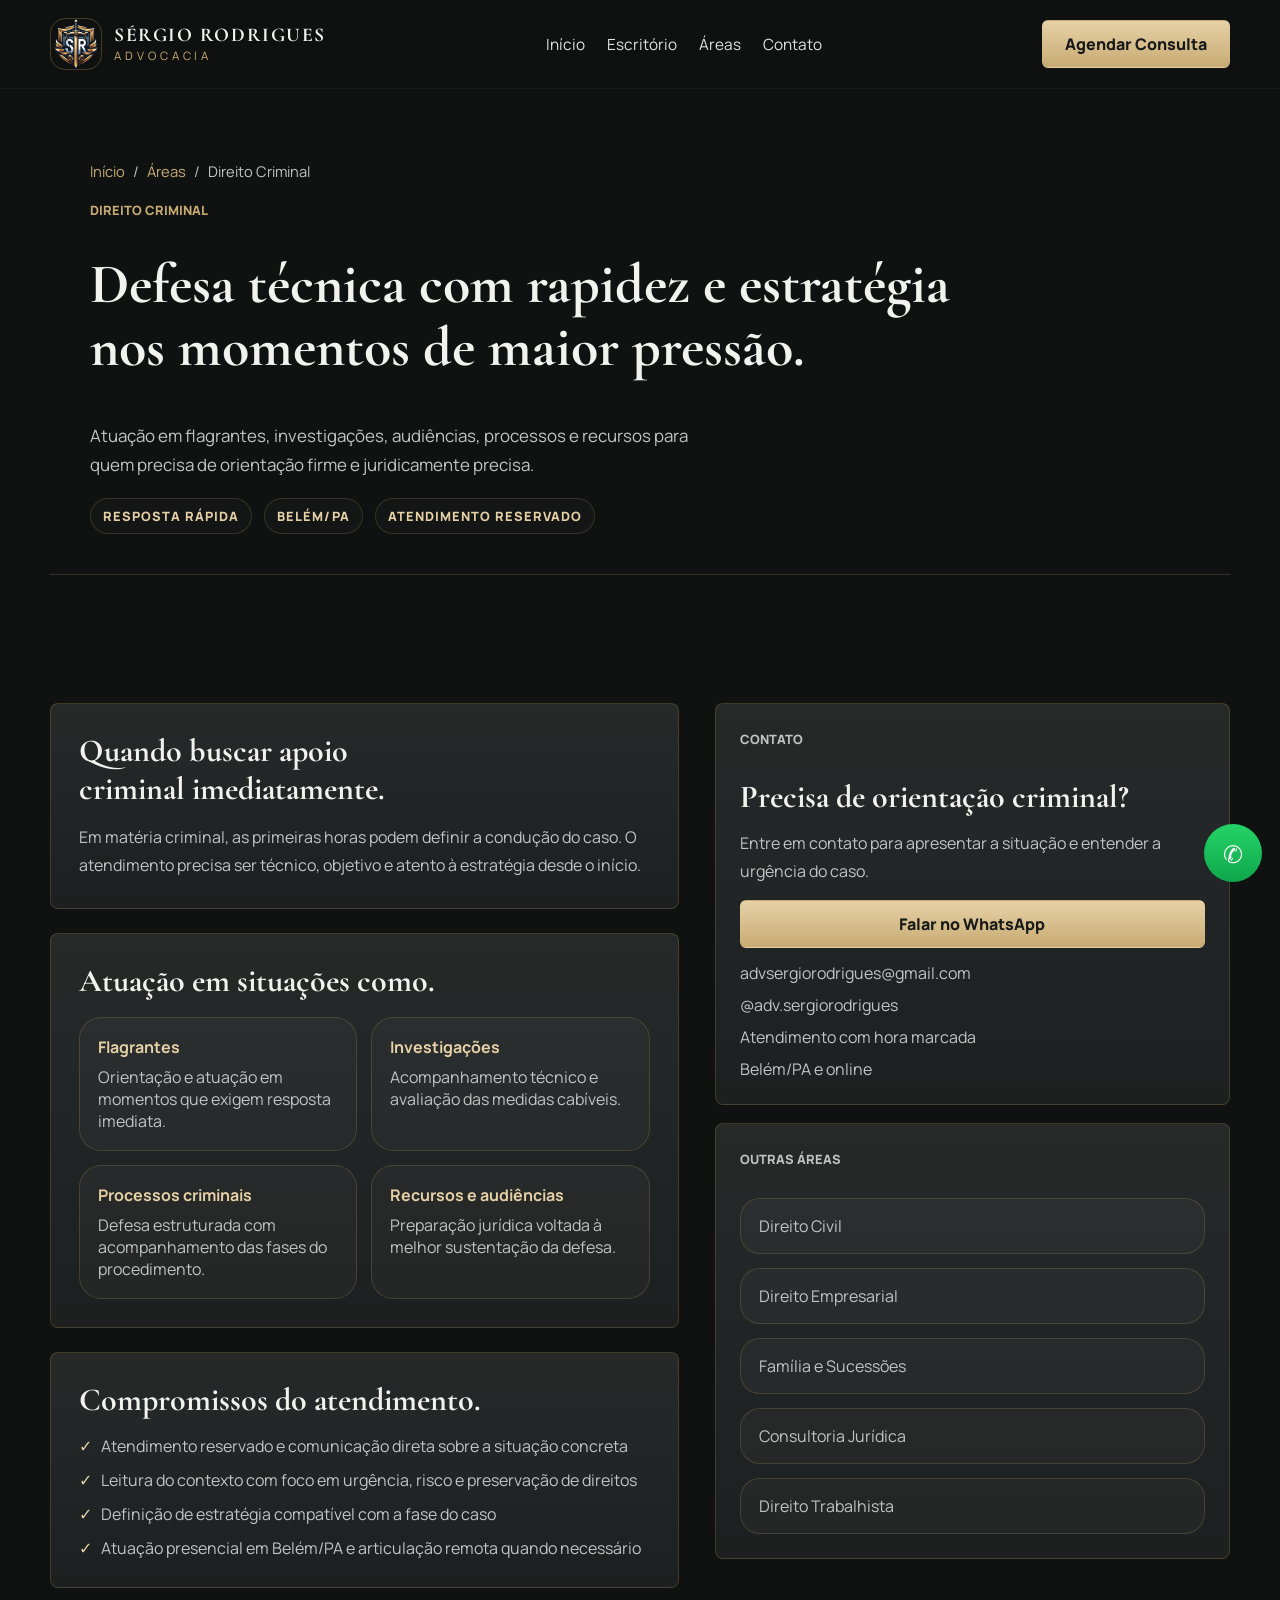
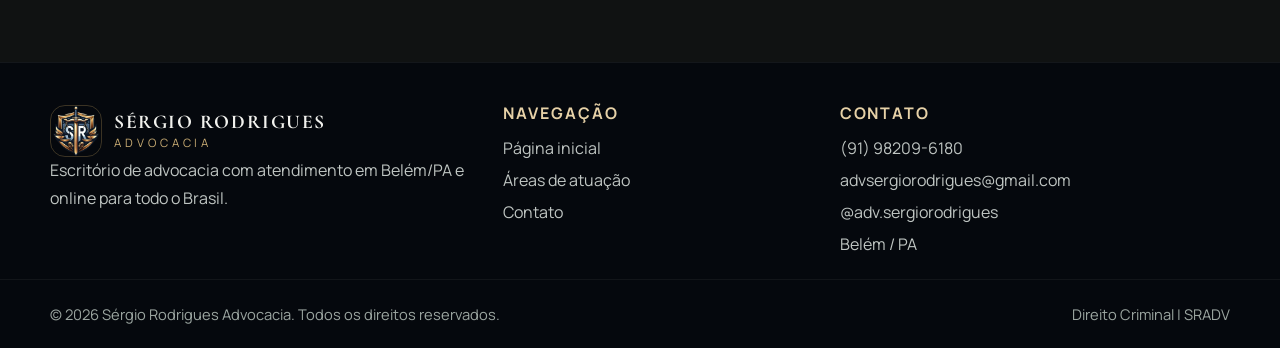
<file: areas/direito-criminal.html>
<!DOCTYPE html>
<html lang="pt-BR">
<head>
  <meta charset="UTF-8" />
  <meta name="viewport" content="width=device-width, initial-scale=1.0" />
  <meta name="author" content="Sergio Rodrigues Advocacia" />
  <meta name="format-detection" content="telephone=no, date=no, email=no, address=no" />
  <title>Direito Criminal Em Belém/PA | SRADV</title>
  <meta name="description" content="Defesa em Direito Criminal em Belém/PA e online. Atuação em flagrantes, investigações, audiências, processos e recursos com resposta técnica e estratégica." />
  <meta name="theme-color" content="#07111f" />
  <meta name="robots" content="index, follow, max-image-preview:large" />
  <meta property="og:locale" content="pt_BR" />
  <meta property="og:type" content="website" />
  <meta property="og:site_name" content="SRADV Sergio Rodrigues Advocacia" />
  <meta property="og:title" content="Direito Criminal Em Belém/PA | SRADV" />
  <meta property="og:description" content="Defesa em Direito Criminal em Belém/PA e online. Atuação em flagrantes, investigações, audiências, processos e recursos com resposta técnica e estratégica." />
  <meta property="og:url" content="https://linksites.github.io/sradv/areas/direito-criminal.html" />
  <meta property="og:image" content="https://linksites.github.io/sradv/assets/foto-hero.jpg" />
  <meta property="og:image:width" content="1024" />
  <meta property="og:image:height" content="1024" />
  <meta property="og:image:alt" content="Retrato institucional de Sergio Rodrigues, advogado em Belem/PA" />
  <meta name="twitter:card" content="summary_large_image" />
  <meta name="twitter:title" content="Direito Criminal Em Belém/PA | SRADV" />
  <meta name="twitter:description" content="Defesa em Direito Criminal em Belém/PA e online. Atuação em flagrantes, investigações, audiências, processos e recursos com resposta técnica e estratégica." />
  <meta name="twitter:image" content="https://linksites.github.io/sradv/assets/foto-hero.jpg" />
  <meta name="twitter:image:alt" content="Retrato institucional de Sergio Rodrigues, advogado em Belem/PA" />
  <link rel="canonical" href="https://linksites.github.io/sradv/areas/direito-criminal.html" />
  <link rel="alternate" hreflang="pt-BR" href="https://linksites.github.io/sradv/areas/direito-criminal.html" />
  <link rel="icon" href="../assets/logo-emblema.jpg" />
  <link rel="preconnect" href="https://fonts.googleapis.com" />
  <link rel="preconnect" href="https://fonts.gstatic.com" crossorigin />
  <link href="https://fonts.googleapis.com/css2?family=Cormorant+Garamond:wght@500;600;700&family=Manrope:wght@400;500;600;700;800&display=swap" rel="stylesheet" />
  <link rel="stylesheet" href="../styles.css?v=20261113-2" />
  <script type="application/ld+json">
    {
      "@context": "https://schema.org",
      "@type": "LegalService",
      "name": "SRADV Sérgio Rodrigues Advocacia",
      "url": "https://linksites.github.io/sradv/areas/direito-criminal.html",
      "image": "https://linksites.github.io/sradv/assets/foto-hero.jpg",
      "serviceType": "Direito Criminal",
      "telephone": "+55-91-98209-6180",
      "email": "advsergiorodrigues@gmail.com",
      "areaServed": [
        "Belém - PA",
        "Pará",
        "Brasil"
      ],
      "sameAs": [
        "https://www.instagram.com/adv.sergiorodrigues/"
      ]
    }
  </script>
  <script type="application/ld+json">
    {
      "@context": "https://schema.org",
      "@type": "BreadcrumbList",
      "itemListElement": [
        {
          "@type": "ListItem",
          "position": 1,
          "name": "Inicio",
          "item": "https://linksites.github.io/sradv/"
        },
        {
          "@type": "ListItem",
          "position": 2,
          "name": "Areas",
          "item": "https://linksites.github.io/sradv/#areas"
        },
        {
          "@type": "ListItem",
          "position": 3,
          "name": "Direito Criminal",
          "item": "https://linksites.github.io/sradv/areas/direito-criminal.html"
        }
      ]
    }
  </script>
</head>
<body class="page-detail">
  <div class="bg-orbs"></div>
  <div class="bg-grid"></div>
  <a class="skip-link" href="#conteudo">Pular para o conteúdo</a>
  <header class="header">
    <div class="container nav">
      <a class="brand" href="../index.html">
        <img src="../assets/logo-emblema.jpg" alt="Logo SRADV" width="640" height="640" />
        <div class="brand-copy"><strong>SÉRGIO RODRIGUES</strong><span>ADVOCACIA</span></div>
      </a>
      <button class="menu-toggle" type="button" aria-label="Abrir menu" aria-expanded="false" aria-controls="primary-menu">
        <span class="menu-toggle-text">Menu</span>
        <span class="menu-toggle-box" aria-hidden="true">
          <span class="menu-toggle-line"></span>
          <span class="menu-toggle-line"></span>
          <span class="menu-toggle-line"></span>
        </span>
      </button>
      <nav class="menu" id="primary-menu" aria-label="Navegação principal">
        <a href="../index.html">Início</a>
        <a href="../index.html#escritorio">Escritório</a>
        <a href="../index.html#areas">Áreas</a>
        <a href="../index.html#contato">Contato</a>
        <a class="btn btn-gold menu-cta" target="_blank" rel="noopener noreferrer" href="https://wa.me/5591982096180?text=Olá%2C%20Dr.%20Sérgio.%20preciso%20de%20orientação%20em%20Direito%20Criminal.">Agendar Consulta</a>
      </nav>
      <a class="btn btn-gold header-cta" target="_blank" rel="noopener noreferrer" href="https://wa.me/5591982096180?text=Olá%2C%20Dr.%20Sérgio.%20preciso%20de%20orientação%20em%20Direito%20Criminal.">Agendar Consulta</a>
    </div>
  </header>
  <main id="conteudo">
    <section class="hero section">
      <div class="container page-hero shell-card">
        <nav class="breadcrumb" aria-label="Breadcrumb"><a href="../index.html">Início</a><span>/</span><a href="../index.html#areas">Áreas</a><span>/</span><span>Direito Criminal</span></nav>
        <p class="eyebrow">DIREITO CRIMINAL</p>
        <h1>Defesa técnica com rapidez e estratégia nos momentos de maior pressão.</h1>
        <p class="lead">Atuação em flagrantes, investigações, audiências, processos e recursos para quem precisa de orientação firme e juridicamente precisa.</p>
        <div class="page-hero-meta"><span class="pill">Resposta rápida</span><span class="pill">Belém/PA</span><span class="pill">Atendimento reservado</span></div>
      </div>
    </section>
    <section class="section">
      <div class="container page-layout">
        <div class="page-content">
          <article class="content-block glass-card">
            <h2>Quando buscar apoio criminal imediatamente.</h2>
            <p>Em matéria criminal, as primeiras horas podem definir a condução do caso. O atendimento precisa ser técnico, objetivo e atento à estratégia desde o início.</p>
          </article>
          <article class="content-block glass-card">
            <h2>Atuação em situações como.</h2>
            <div class="bullet-grid">
              <article class="bullet-card"><strong>Flagrantes</strong><span>Orientação e atuação em momentos que exigem resposta imediata.</span></article>
              <article class="bullet-card"><strong>Investigações</strong><span>Acompanhamento técnico e avaliação das medidas cabíveis.</span></article>
              <article class="bullet-card"><strong>Processos criminais</strong><span>Defesa estruturada com acompanhamento das fases do procedimento.</span></article>
              <article class="bullet-card"><strong>Recursos e audiências</strong><span>Preparação jurídica voltada à melhor sustentação da defesa.</span></article>
            </div>
          </article>
          <article class="content-block glass-card">
            <h2>Compromissos do atendimento.</h2>
            <ul class="check-list">
              <li>Atendimento reservado e comunicação direta sobre a situação concreta</li>
              <li>Leitura do contexto com foco em urgência, risco e preservação de direitos</li>
              <li>Definição de estratégia compatível com a fase do caso</li>
              <li>Atuação presencial em Belém/PA e articulação remota quando necessário</li>
            </ul>
          </article>
        </div>
        <aside class="page-sidebar">
          <article class="info-panel glass-card">
            <p class="eyebrow">CONTATO</p>
            <h2>Precisa de orientação criminal?</h2>
            <p>Entre em contato para apresentar a situação e entender a urgência do caso.</p>
            <a class="btn btn-gold" target="_blank" rel="noopener noreferrer" href="https://wa.me/5591982096180?text=Olá%2C%20Dr.%20Sérgio.%20preciso%20de%20orientação%20em%20Direito%20Criminal.">Falar no WhatsApp</a>
            <ul class="list-clean">
              <li><a href="mailto:advsergiorodrigues@gmail.com">advsergiorodrigues@gmail.com</a></li>
              <li><a target="_blank" rel="me noopener noreferrer" href="https://www.instagram.com/adv.sergiorodrigues/">@adv.sergiorodrigues</a></li>
              <li>Atendimento com hora marcada</li>
              <li>Belém/PA e online</li>
            </ul>
          </article>
          <article class="info-panel glass-card">
            <p class="eyebrow">OUTRAS ÁREAS</p>
            <div class="related-pages">
              <a href="direito-civil.html">Direito Civil</a>
              <a href="direito-empresarial.html">Direito Empresarial</a>
              <a href="familia-e-sucessoes.html">Família e Sucessões</a>
              <a href="consultoria-juridica.html">Consultoria Jurídica</a>
              <a href="direito-trabalhista.html">Direito Trabalhista</a>
            </div>
          </article>
        </aside>
      </div>
    </section>
  </main>
  <footer class="footer">
    <div class="container footer-grid">
      <div class="footer-brand-block">
        <div class="brand footer-brand">
          <img src="../assets/logo-emblema.jpg" alt="Logo SRADV" width="640" height="640" loading="lazy" decoding="async" />
          <div class="brand-copy"><strong>SÉRGIO RODRIGUES</strong><span>ADVOCACIA</span></div>
        </div>
        <p>Escritório de advocacia com atendimento em Belém/PA e online para todo o Brasil.</p>
      </div>
      <div><h3>Navegação</h3><ul class="footer-links"><li><a href="../index.html">Página inicial</a></li><li><a href="../index.html#areas">Áreas de atuação</a></li><li><a href="../index.html#contato">Contato</a></li></ul></div>
      <div><h3>Contato</h3><ul class="footer-links"><li><a target="_blank" rel="noopener noreferrer" href="https://wa.me/5591982096180">(91) 98209-6180</a></li><li><a href="mailto:advsergiorodrigues@gmail.com">advsergiorodrigues@gmail.com</a></li><li><a target="_blank" rel="me noopener noreferrer" href="https://www.instagram.com/adv.sergiorodrigues/">@adv.sergiorodrigues</a></li><li>Belém / PA</li></ul></div>
    </div>
    <div class="footer-bottom"><div class="container footer-bottom-inner"><span>© <span id="current-year">2026</span> Sérgio Rodrigues Advocacia. Todos os direitos reservados.</span><span>Direito Criminal | SRADV</span></div></div>
  </footer>
  <a class="whatsapp-float" target="_blank" rel="noopener noreferrer" href="https://wa.me/5591982096180?text=Olá%2C%20Dr.%20Sérgio.%20preciso%20de%20orientação%20em%20Direito%20Criminal." aria-label="Abrir conversa no WhatsApp">✆</a>
  <script src="../script.js"></script>
</body>
</html>
</file>
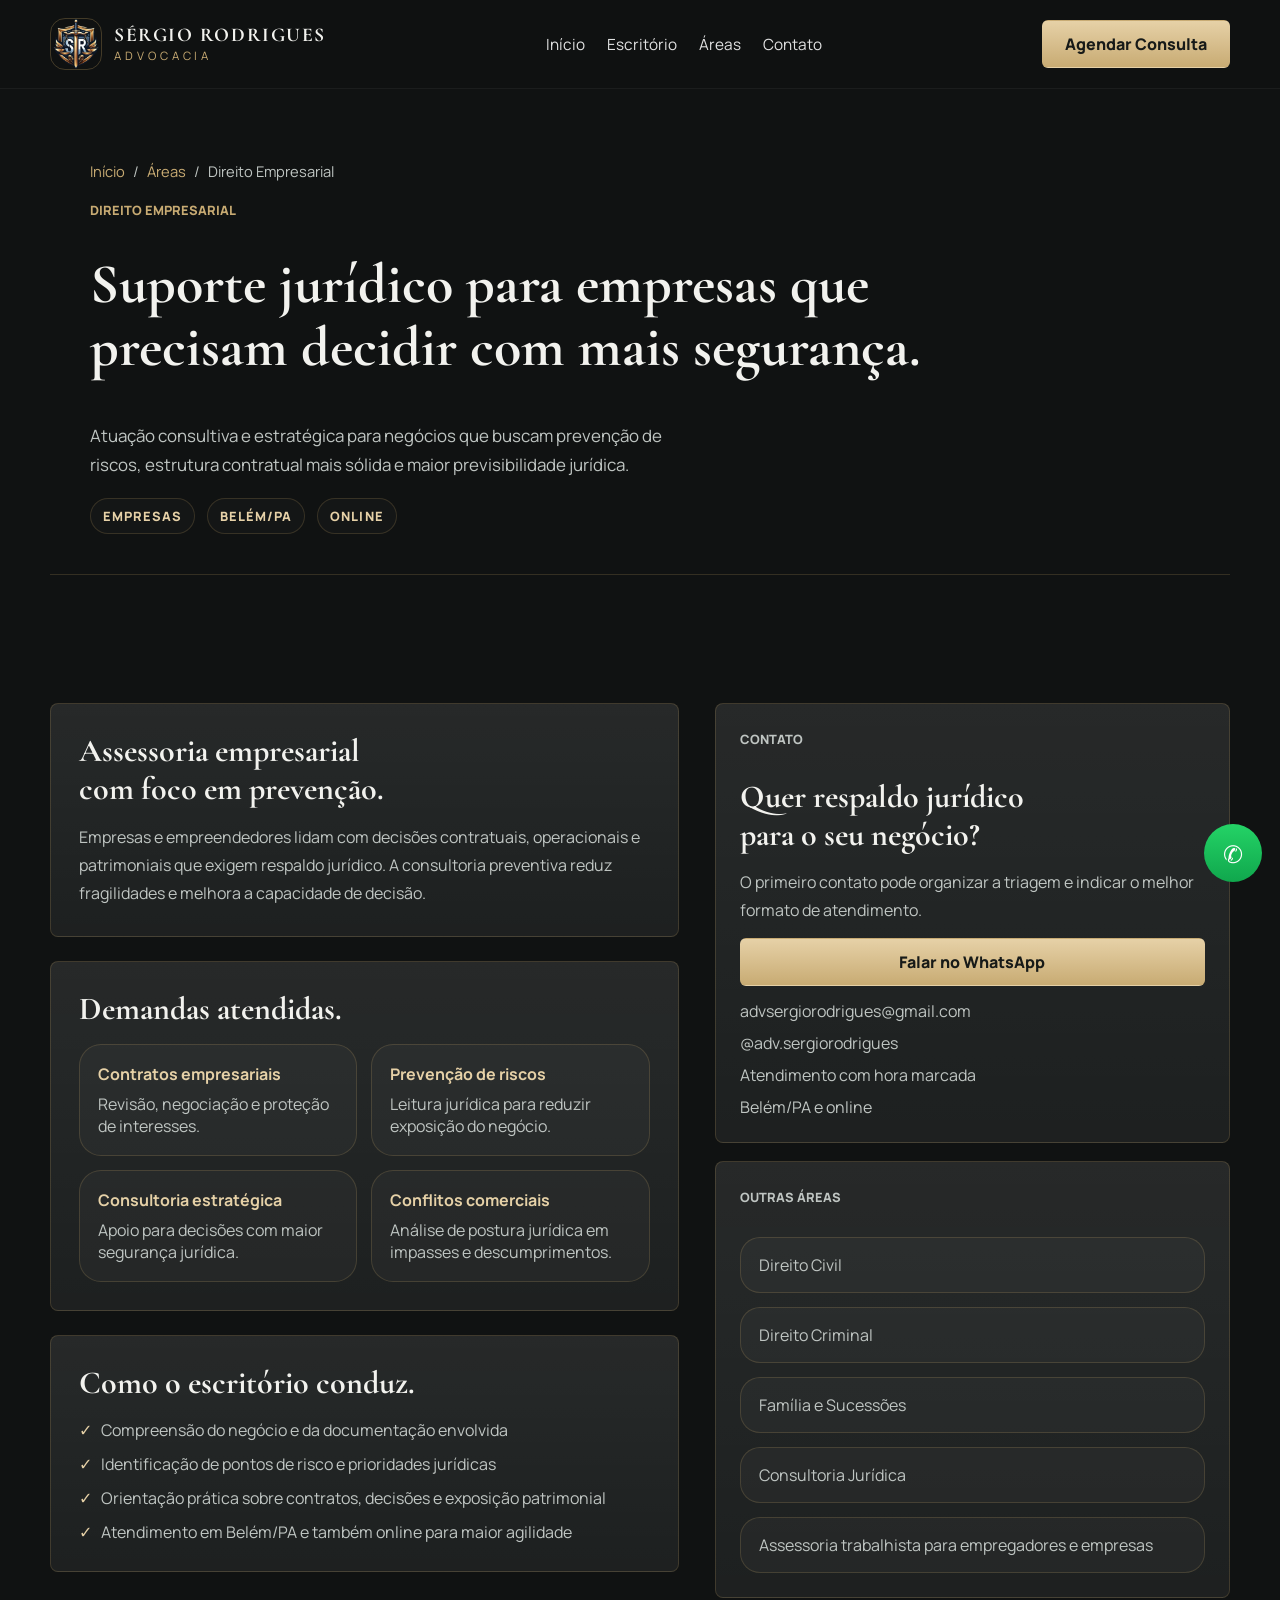
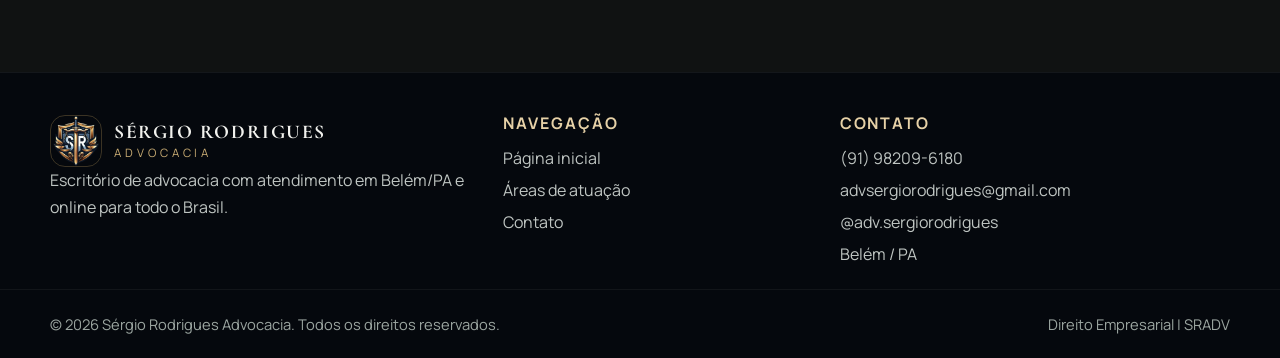
<file: areas/direito-empresarial.html>
<!DOCTYPE html>
<html lang="pt-BR">
<head>
  <meta charset="UTF-8" />
  <meta name="viewport" content="width=device-width, initial-scale=1.0" />
  <meta name="author" content="Sergio Rodrigues Advocacia" />
  <meta name="format-detection" content="telephone=no, date=no, email=no, address=no" />
  <title>Direito Empresarial Em Belém/PA | SRADV</title>
  <meta name="description" content="Atuação em Direito Empresarial em Belém/PA e online. Consultoria preventiva, contratos, análise de riscos e suporte jurídico estratégico para empresas." />
  <meta name="theme-color" content="#07111f" />
  <meta name="robots" content="index, follow, max-image-preview:large" />
  <meta property="og:locale" content="pt_BR" />
  <meta property="og:type" content="website" />
  <meta property="og:site_name" content="SRADV Sergio Rodrigues Advocacia" />
  <meta property="og:title" content="Direito Empresarial Em Belém/PA | SRADV" />
  <meta property="og:description" content="Atuação em Direito Empresarial em Belém/PA e online. Consultoria preventiva, contratos, análise de riscos e suporte jurídico estratégico para empresas." />
  <meta property="og:url" content="https://linksites.github.io/sradv/areas/direito-empresarial.html" />
  <meta property="og:image" content="https://linksites.github.io/sradv/assets/foto-hero.jpg" />
  <meta property="og:image:width" content="1024" />
  <meta property="og:image:height" content="1024" />
  <meta property="og:image:alt" content="Retrato institucional de Sergio Rodrigues, advogado em Belem/PA" />
  <meta name="twitter:card" content="summary_large_image" />
  <meta name="twitter:title" content="Direito Empresarial Em Belém/PA | SRADV" />
  <meta name="twitter:description" content="Atuação em Direito Empresarial em Belém/PA e online. Consultoria preventiva, contratos, análise de riscos e suporte jurídico estratégico para empresas." />
  <meta name="twitter:image" content="https://linksites.github.io/sradv/assets/foto-hero.jpg" />
  <meta name="twitter:image:alt" content="Retrato institucional de Sergio Rodrigues, advogado em Belem/PA" />
  <link rel="canonical" href="https://linksites.github.io/sradv/areas/direito-empresarial.html" />
  <link rel="alternate" hreflang="pt-BR" href="https://linksites.github.io/sradv/areas/direito-empresarial.html" />
  <link rel="icon" href="../assets/logo-emblema.jpg" />
  <link rel="preconnect" href="https://fonts.googleapis.com" />
  <link rel="preconnect" href="https://fonts.gstatic.com" crossorigin />
  <link href="https://fonts.googleapis.com/css2?family=Cormorant+Garamond:wght@500;600;700&family=Manrope:wght@400;500;600;700;800&display=swap" rel="stylesheet" />
  <link rel="stylesheet" href="../styles.css?v=20261113-2" />
  <script type="application/ld+json">
    {
      "@context": "https://schema.org",
      "@type": "LegalService",
      "name": "SRADV Sérgio Rodrigues Advocacia",
      "url": "https://linksites.github.io/sradv/areas/direito-empresarial.html",
      "image": "https://linksites.github.io/sradv/assets/foto-hero.jpg",
      "serviceType": "Direito Empresarial",
      "telephone": "+55-91-98209-6180",
      "email": "advsergiorodrigues@gmail.com",
      "areaServed": [
        "Belém - PA",
        "Pará",
        "Brasil"
      ],
      "sameAs": [
        "https://www.instagram.com/adv.sergiorodrigues/"
      ]
    }
  </script>
  <script type="application/ld+json">
    {
      "@context": "https://schema.org",
      "@type": "BreadcrumbList",
      "itemListElement": [
        {
          "@type": "ListItem",
          "position": 1,
          "name": "Inicio",
          "item": "https://linksites.github.io/sradv/"
        },
        {
          "@type": "ListItem",
          "position": 2,
          "name": "Areas",
          "item": "https://linksites.github.io/sradv/#areas"
        },
        {
          "@type": "ListItem",
          "position": 3,
          "name": "Direito Empresarial",
          "item": "https://linksites.github.io/sradv/areas/direito-empresarial.html"
        }
      ]
    }
  </script>
</head>
<body class="page-detail">
  <div class="bg-orbs"></div>
  <div class="bg-grid"></div>
  <a class="skip-link" href="#conteudo">Pular para o conteúdo</a>
  <header class="header">
    <div class="container nav">
      <a class="brand" href="../index.html">
        <img src="../assets/logo-emblema.jpg" alt="Logo SRADV" width="640" height="640" />
        <div class="brand-copy"><strong>SÉRGIO RODRIGUES</strong><span>ADVOCACIA</span></div>
      </a>
      <button class="menu-toggle" type="button" aria-label="Abrir menu" aria-expanded="false" aria-controls="primary-menu">
        <span class="menu-toggle-text">Menu</span>
        <span class="menu-toggle-box" aria-hidden="true">
          <span class="menu-toggle-line"></span>
          <span class="menu-toggle-line"></span>
          <span class="menu-toggle-line"></span>
        </span>
      </button>
      <nav class="menu" id="primary-menu" aria-label="Navegação principal">
        <a href="../index.html">Início</a>
        <a href="../index.html#escritorio">Escritório</a>
        <a href="../index.html#areas">Áreas</a>
        <a href="../index.html#contato">Contato</a>
        <a class="btn btn-gold menu-cta" target="_blank" rel="noopener noreferrer" href="https://wa.me/5591982096180?text=Olá%2C%20Dr.%20Sérgio.%20preciso%20de%20orientação%20em%20Direito%20Empresarial.">Agendar Consulta</a>
      </nav>
      <a class="btn btn-gold header-cta" target="_blank" rel="noopener noreferrer" href="https://wa.me/5591982096180?text=Olá%2C%20Dr.%20Sérgio.%20preciso%20de%20orientação%20em%20Direito%20Empresarial.">Agendar Consulta</a>
    </div>
  </header>
  <main id="conteudo">
    <section class="hero section">
      <div class="container page-hero shell-card">
        <nav class="breadcrumb" aria-label="Breadcrumb"><a href="../index.html">Início</a><span>/</span><a href="../index.html#areas">Áreas</a><span>/</span><span>Direito Empresarial</span></nav>
        <p class="eyebrow">DIREITO EMPRESARIAL</p>
        <h1>Suporte jurídico para empresas que precisam decidir com mais segurança.</h1>
        <p class="lead">Atuação consultiva e estratégica para negócios que buscam prevenção de riscos, estrutura contratual mais sólida e maior previsibilidade jurídica.</p>
        <div class="page-hero-meta"><span class="pill">Empresas</span><span class="pill">Belém/PA</span><span class="pill">Online</span></div>
      </div>
    </section>
    <section class="section">
      <div class="container page-layout">
        <div class="page-content">
          <article class="content-block glass-card">
            <h2>Assessoria empresarial com foco em prevenção.</h2>
            <p>Empresas e empreendedores lidam com decisões contratuais, operacionais e patrimoniais que exigem respaldo jurídico. A consultoria preventiva reduz fragilidades e melhora a capacidade de decisão.</p>
          </article>
          <article class="content-block glass-card">
            <h2>Demandas atendidas.</h2>
            <div class="bullet-grid">
              <article class="bullet-card"><strong>Contratos empresariais</strong><span>Revisão, negociação e proteção de interesses.</span></article>
              <article class="bullet-card"><strong>Prevenção de riscos</strong><span>Leitura jurídica para reduzir exposição do negócio.</span></article>
              <article class="bullet-card"><strong>Consultoria estratégica</strong><span>Apoio para decisões com maior segurança jurídica.</span></article>
              <article class="bullet-card"><strong>Conflitos comerciais</strong><span>Análise de postura jurídica em impasses e descumprimentos.</span></article>
            </div>
          </article>
          <article class="content-block glass-card">
            <h2>Como o escritório conduz.</h2>
            <ul class="check-list">
              <li>Compreensão do negócio e da documentação envolvida</li>
              <li>Identificação de pontos de risco e prioridades jurídicas</li>
              <li>Orientação prática sobre contratos, decisões e exposição patrimonial</li>
              <li>Atendimento em Belém/PA e também online para maior agilidade</li>
            </ul>
          </article>
        </div>
        <aside class="page-sidebar">
          <article class="info-panel glass-card">
            <p class="eyebrow">CONTATO</p>
            <h2>Quer respaldo jurídico para o seu negócio?</h2>
            <p>O primeiro contato pode organizar a triagem e indicar o melhor formato de atendimento.</p>
            <a class="btn btn-gold" target="_blank" rel="noopener noreferrer" href="https://wa.me/5591982096180?text=Olá%2C%20Dr.%20Sérgio.%20preciso%20de%20orientação%20em%20Direito%20Empresarial.">Falar no WhatsApp</a>
            <ul class="list-clean">
              <li><a href="mailto:advsergiorodrigues@gmail.com">advsergiorodrigues@gmail.com</a></li>
              <li><a target="_blank" rel="me noopener noreferrer" href="https://www.instagram.com/adv.sergiorodrigues/">@adv.sergiorodrigues</a></li>
              <li>Atendimento com hora marcada</li>
              <li>Belém/PA e online</li>
            </ul>
          </article>
          <article class="info-panel glass-card">
            <p class="eyebrow">OUTRAS ÁREAS</p>
            <div class="related-pages">
              <a href="direito-civil.html">Direito Civil</a>
              <a href="direito-criminal.html">Direito Criminal</a>
              <a href="familia-e-sucessoes.html">Família e Sucessões</a>
              <a href="consultoria-juridica.html">Consultoria Jurídica</a>
              <a href="direito-trabalhista.html#empregadores">Assessoria trabalhista para empregadores e empresas</a>
            </div>
          </article>
        </aside>
      </div>
    </section>
  </main>
  <footer class="footer">
    <div class="container footer-grid">
      <div class="footer-brand-block">
        <div class="brand footer-brand">
          <img src="../assets/logo-emblema.jpg" alt="Logo SRADV" width="640" height="640" loading="lazy" decoding="async" />
          <div class="brand-copy"><strong>SÉRGIO RODRIGUES</strong><span>ADVOCACIA</span></div>
        </div>
        <p>Escritório de advocacia com atendimento em Belém/PA e online para todo o Brasil.</p>
      </div>
      <div><h3>Navegação</h3><ul class="footer-links"><li><a href="../index.html">Página inicial</a></li><li><a href="../index.html#areas">Áreas de atuação</a></li><li><a href="../index.html#contato">Contato</a></li></ul></div>
      <div><h3>Contato</h3><ul class="footer-links"><li><a target="_blank" rel="noopener noreferrer" href="https://wa.me/5591982096180">(91) 98209-6180</a></li><li><a href="mailto:advsergiorodrigues@gmail.com">advsergiorodrigues@gmail.com</a></li><li><a target="_blank" rel="me noopener noreferrer" href="https://www.instagram.com/adv.sergiorodrigues/">@adv.sergiorodrigues</a></li><li>Belém / PA</li></ul></div>
    </div>
    <div class="footer-bottom"><div class="container footer-bottom-inner"><span>© <span id="current-year">2026</span> Sérgio Rodrigues Advocacia. Todos os direitos reservados.</span><span>Direito Empresarial | SRADV</span></div></div>
  </footer>
  <a class="whatsapp-float" target="_blank" rel="noopener noreferrer" href="https://wa.me/5591982096180?text=Olá%2C%20Dr.%20Sérgio.%20preciso%20de%20orientação%20em%20Direito%20Empresarial." aria-label="Abrir conversa no WhatsApp">✆</a>
  <script src="../script.js"></script>
</body>
</html>
</file>
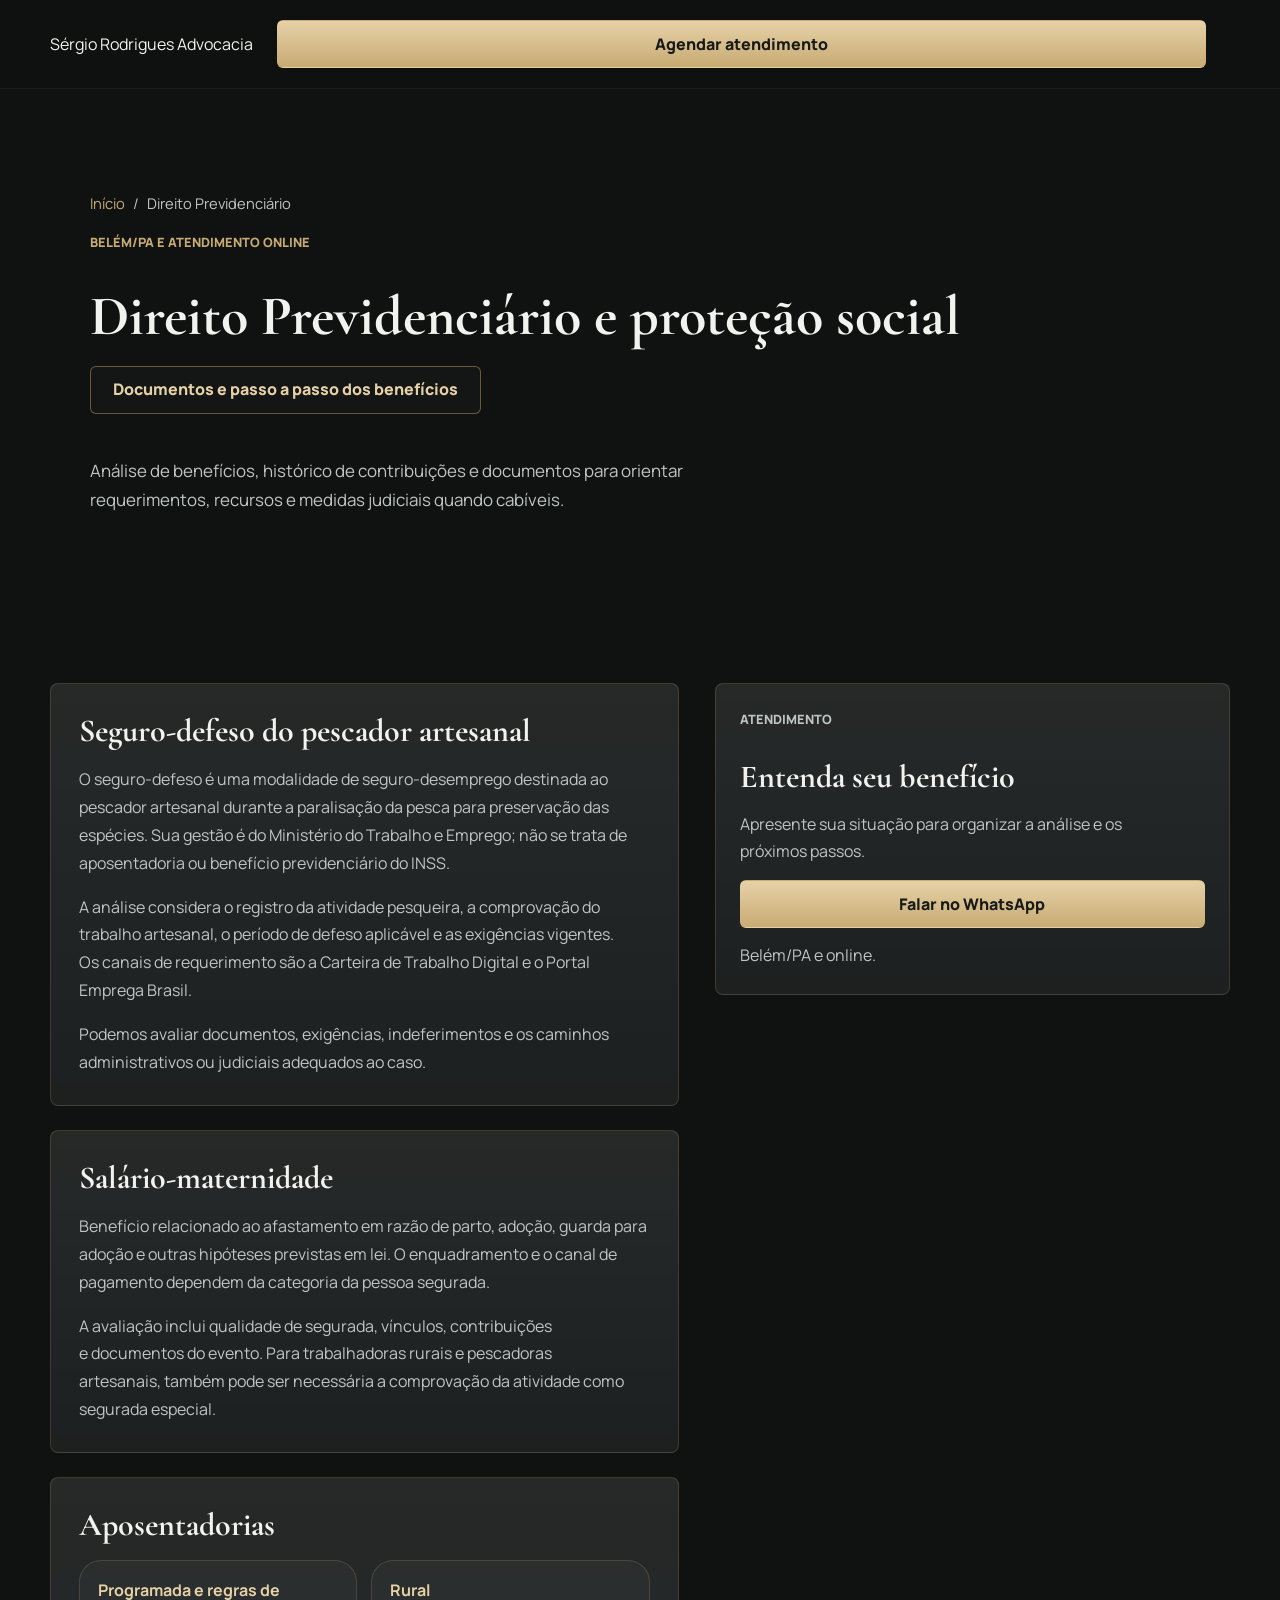
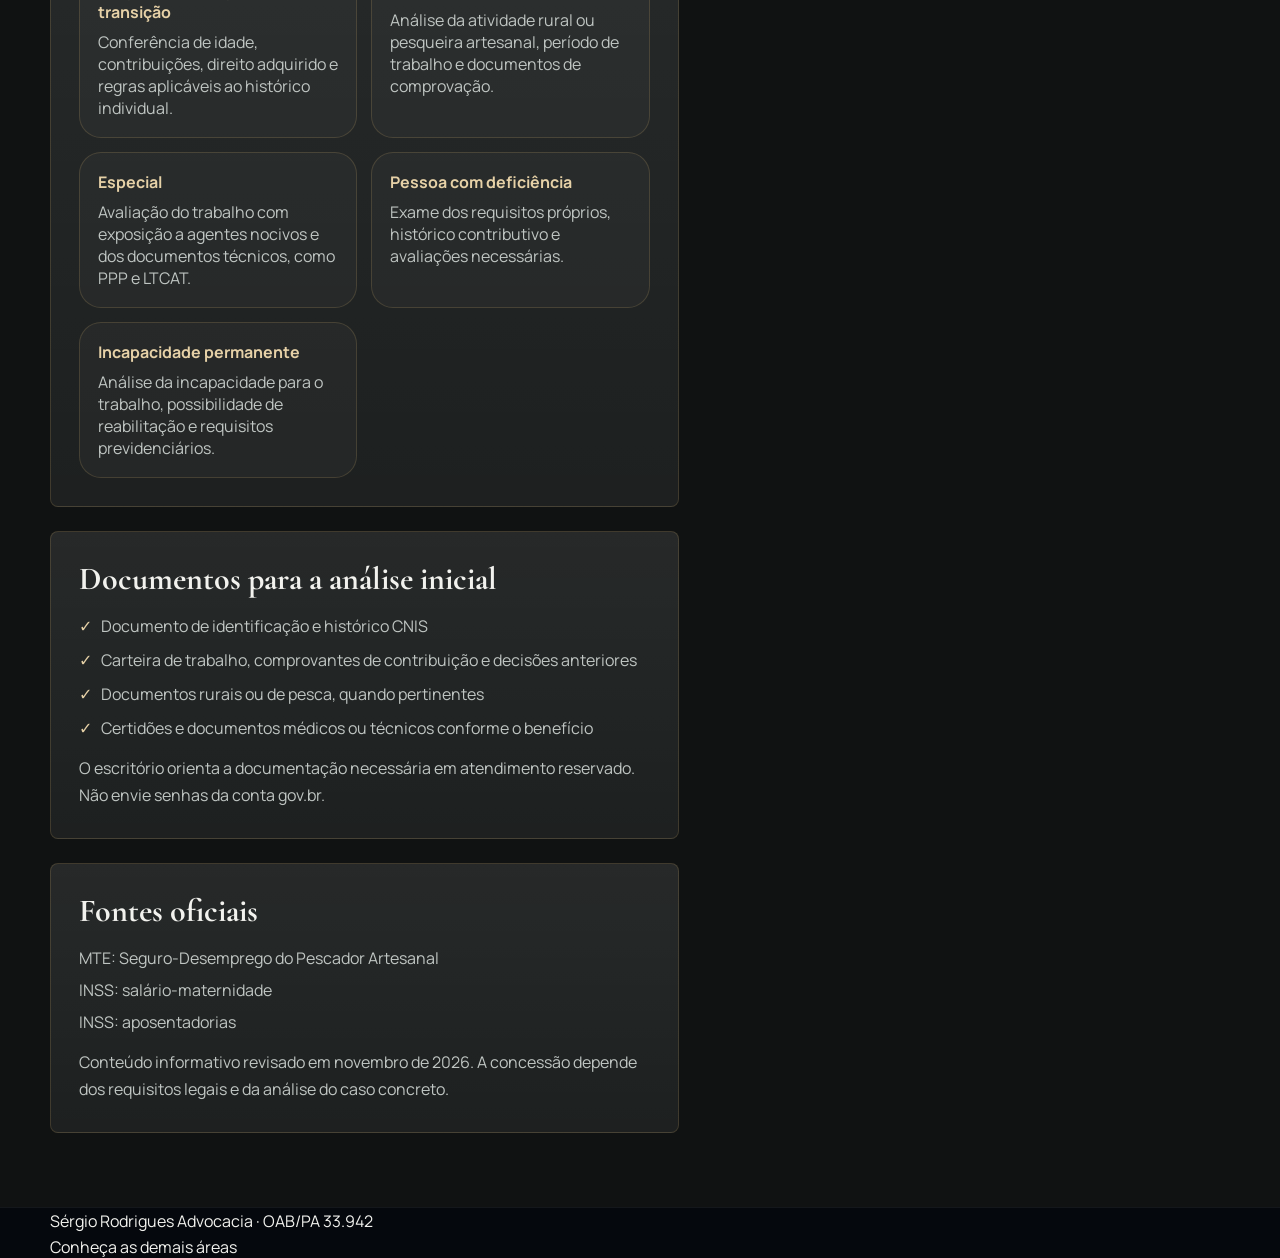
<file: areas/direito-previdenciario.html>
<!doctype html>
<html lang="pt-BR">
<head>
  <meta charset="utf-8">
  <meta name="viewport" content="width=device-width, initial-scale=1">
  <title>Direito Previdenciário em Belém/PA | Sérgio Rodrigues Advocacia</title>
  <meta name="description" content="Orientação sobre aposentadorias, salário-maternidade e seguro-defeso em Belém/PA e online. Análise de documentos, requerimentos e recursos.">
  <link href="https://fonts.googleapis.com/css2?family=Cormorant+Garamond:wght@500;600;700&family=Manrope:wght@400;500;600;700;800&display=swap" rel="stylesheet">
  <link rel="stylesheet" href="../styles.css?v=20261113-2">
</head>
<body>
  <a class="skip-link" href="#conteudo">Pular para o conteúdo</a>
  <header class="header"><div class="container nav">
    <a class="brand" href="../index.html">Sérgio Rodrigues Advocacia</a>
    <a class="btn btn-gold" href="https://wa.me/5591982096180" target="_blank" rel="noopener noreferrer">Agendar atendimento</a>
  </div></header>
  <main id="conteudo">
    <section class="section"><div class="container page-hero">
      <nav class="breadcrumb" aria-label="Localização"><a href="../index.html">Início</a><span>/</span><span>Direito Previdenciário</span></nav>
      <p class="eyebrow">BELÉM/PA E ATENDIMENTO ONLINE</p>
      <h1>Direito Previdenciário e proteção social</h1>
      <p><a class="btn btn-outline" href="guia-beneficios.html">Documentos e passo a passo dos benefícios</a></p>
      <p class="lead">Análise de benefícios, histórico de contribuições e documentos para orientar requerimentos, recursos e medidas judiciais quando cabíveis.</p>
    </div></section>
    <section class="section"><div class="container page-layout">
      <div class="page-content">
        <article class="content-block glass-card">
          <h2>Seguro-defeso do pescador artesanal</h2>
          <p>O seguro-defeso é uma modalidade de seguro-desemprego destinada ao pescador artesanal durante a paralisação da pesca para preservação das espécies. Sua gestão é do Ministério do Trabalho e Emprego; não se trata de aposentadoria ou benefício previdenciário do INSS.</p>
          <p>A análise considera o registro da atividade pesqueira, a comprovação do trabalho artesanal, o período de defeso aplicável e as exigências vigentes. Os canais de requerimento são a Carteira de Trabalho Digital e o Portal Emprega Brasil.</p>
          <p>Podemos avaliar documentos, exigências, indeferimentos e os caminhos administrativos ou judiciais adequados ao caso.</p>
        </article>
        <article class="content-block glass-card">
          <h2>Salário-maternidade</h2>
          <p>Benefício relacionado ao afastamento em razão de parto, adoção, guarda para adoção e outras hipóteses previstas em lei. O enquadramento e o canal de pagamento dependem da categoria da pessoa segurada.</p>
          <p>A avaliação inclui qualidade de segurada, vínculos, contribuições e documentos do evento. Para trabalhadoras rurais e pescadoras artesanais, também pode ser necessária a comprovação da atividade como segurada especial.</p>
        </article>
        <article class="content-block glass-card">
          <h2>Aposentadorias</h2>
          <div class="bullet-grid">
            <article class="bullet-card"><strong>Programada e regras de transição</strong><span>Conferência de idade, contribuições, direito adquirido e regras aplicáveis ao histórico individual.</span></article>
            <article class="bullet-card"><strong>Rural</strong><span>Análise da atividade rural ou pesqueira artesanal, período de trabalho e documentos de comprovação.</span></article>
            <article class="bullet-card"><strong>Especial</strong><span>Avaliação do trabalho com exposição a agentes nocivos e dos documentos técnicos, como PPP e LTCAT.</span></article>
            <article class="bullet-card"><strong>Pessoa com deficiência</strong><span>Exame dos requisitos próprios, histórico contributivo e avaliações necessárias.</span></article>
            <article class="bullet-card"><strong>Incapacidade permanente</strong><span>Análise da incapacidade para o trabalho, possibilidade de reabilitação e requisitos previdenciários.</span></article>
          </div>
        </article>
        <article class="content-block glass-card"><h2>Documentos para a análise inicial</h2>
          <ul class="check-list"><li>Documento de identificação e histórico CNIS</li><li>Carteira de trabalho, comprovantes de contribuição e decisões anteriores</li><li>Documentos rurais ou de pesca, quando pertinentes</li><li>Certidões e documentos médicos ou técnicos conforme o benefício</li></ul>
          <p>O escritório orienta a documentação necessária em atendimento reservado. Não envie senhas da conta gov.br.</p>
        </article>
        <article class="content-block glass-card"><h2>Fontes oficiais</h2>
          <ul class="list-clean">
            <li><a href="https://www.gov.br/trabalho-e-emprego/pt-br/acesso-a-informacao/acoes-e-programas/programas-projetos-acoes-obras-e-atividades/seguro-desemprego-do-pescador-artesanal" target="_blank" rel="noopener noreferrer">MTE: Seguro-Desemprego do Pescador Artesanal</a></li>
            <li><a href="https://www.gov.br/inss/pt-br/direitos-e-deveres/salario-maternidade/salario-maternidade" target="_blank" rel="noopener noreferrer">INSS: salário-maternidade</a></li>
            <li><a href="https://www.gov.br/inss/pt-br/direitos-e-deveres/aposentadorias" target="_blank" rel="noopener noreferrer">INSS: aposentadorias</a></li>
          </ul><p>Conteúdo informativo revisado em novembro de 2026. A concessão depende dos requisitos legais e da análise do caso concreto.</p>
        </article>
      </div>
      <aside class="page-sidebar"><article class="info-panel glass-card"><p class="eyebrow">ATENDIMENTO</p><h2>Entenda seu benefício</h2><p>Apresente sua situação para organizar a análise e os próximos passos.</p><a class="btn btn-gold" href="https://wa.me/5591982096180" target="_blank" rel="noopener noreferrer">Falar no WhatsApp</a><p>Belém/PA e online.</p></article></aside>
    </div></section>
  </main>
  <footer class="footer"><div class="container"><p>Sérgio Rodrigues Advocacia · OAB/PA 33.942</p><a href="../index.html#areas">Conheça as demais áreas</a></div></footer>
</body>
</html>
</file>
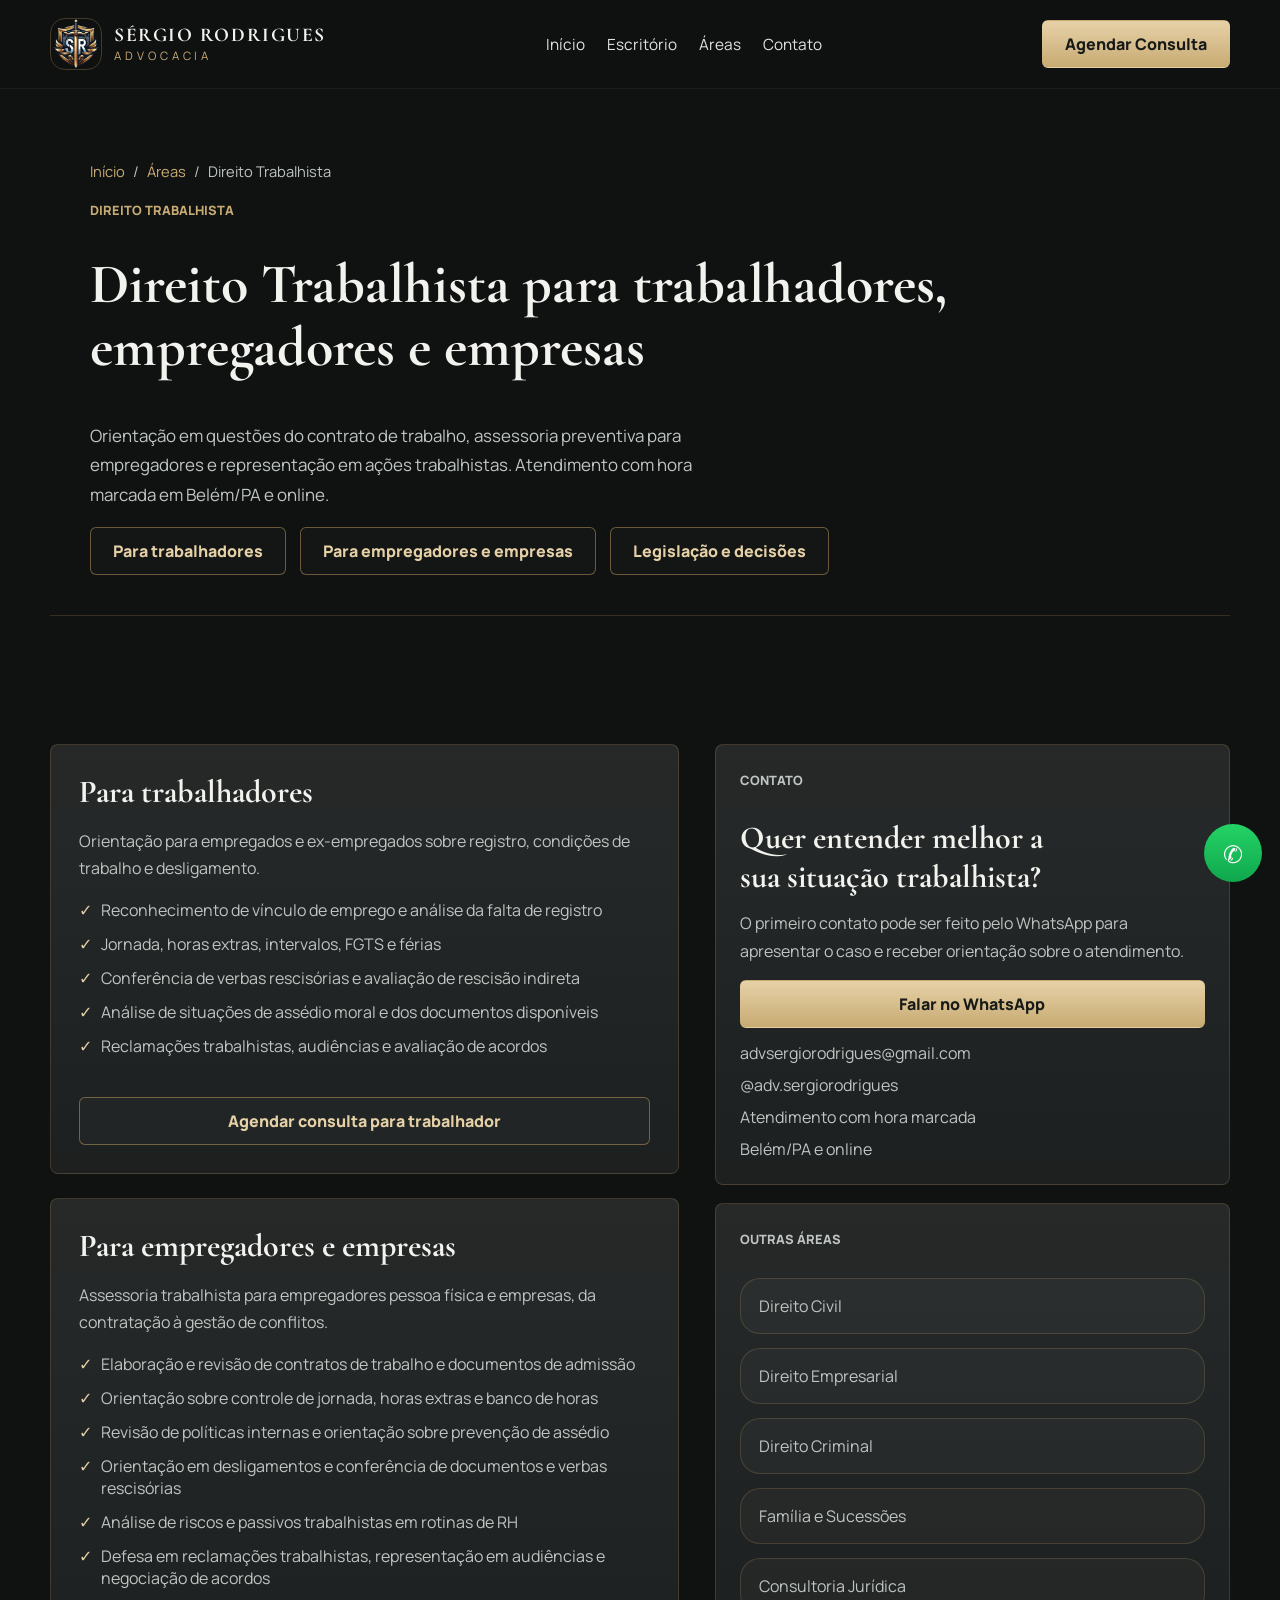
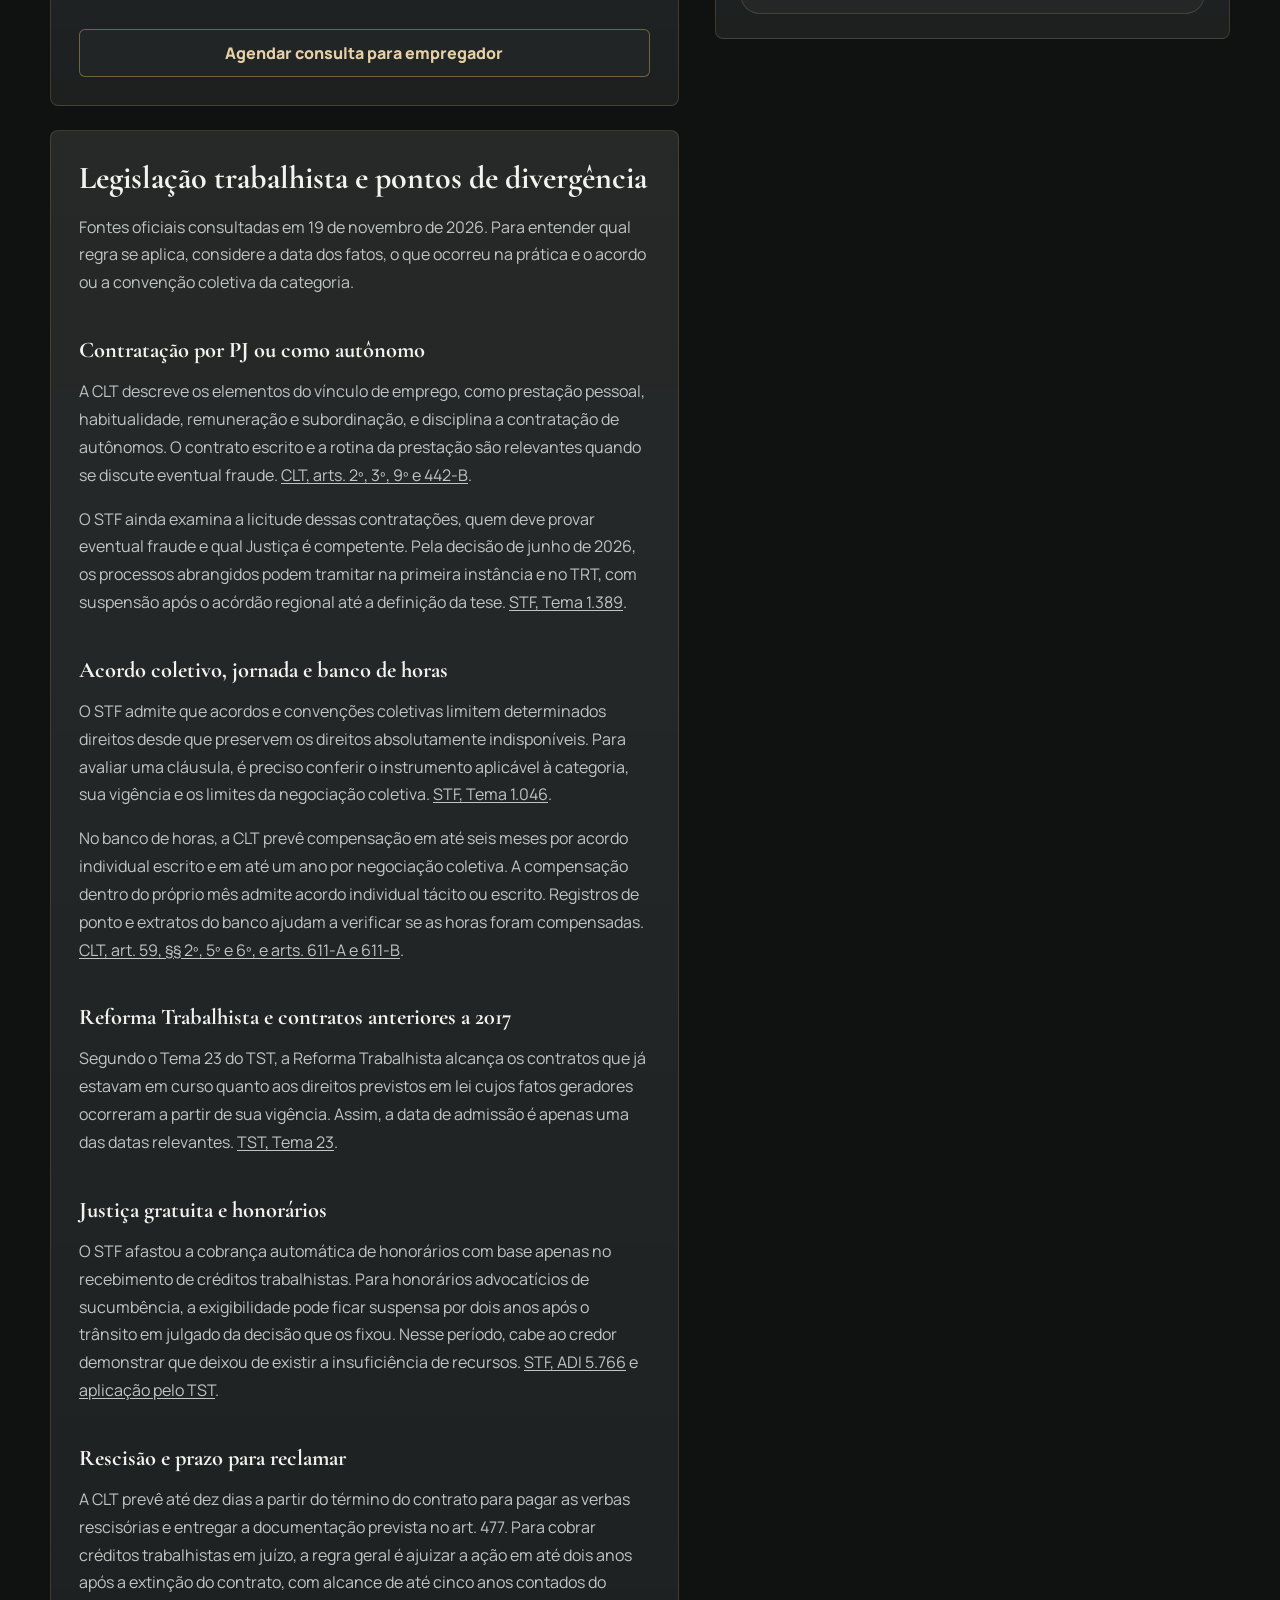
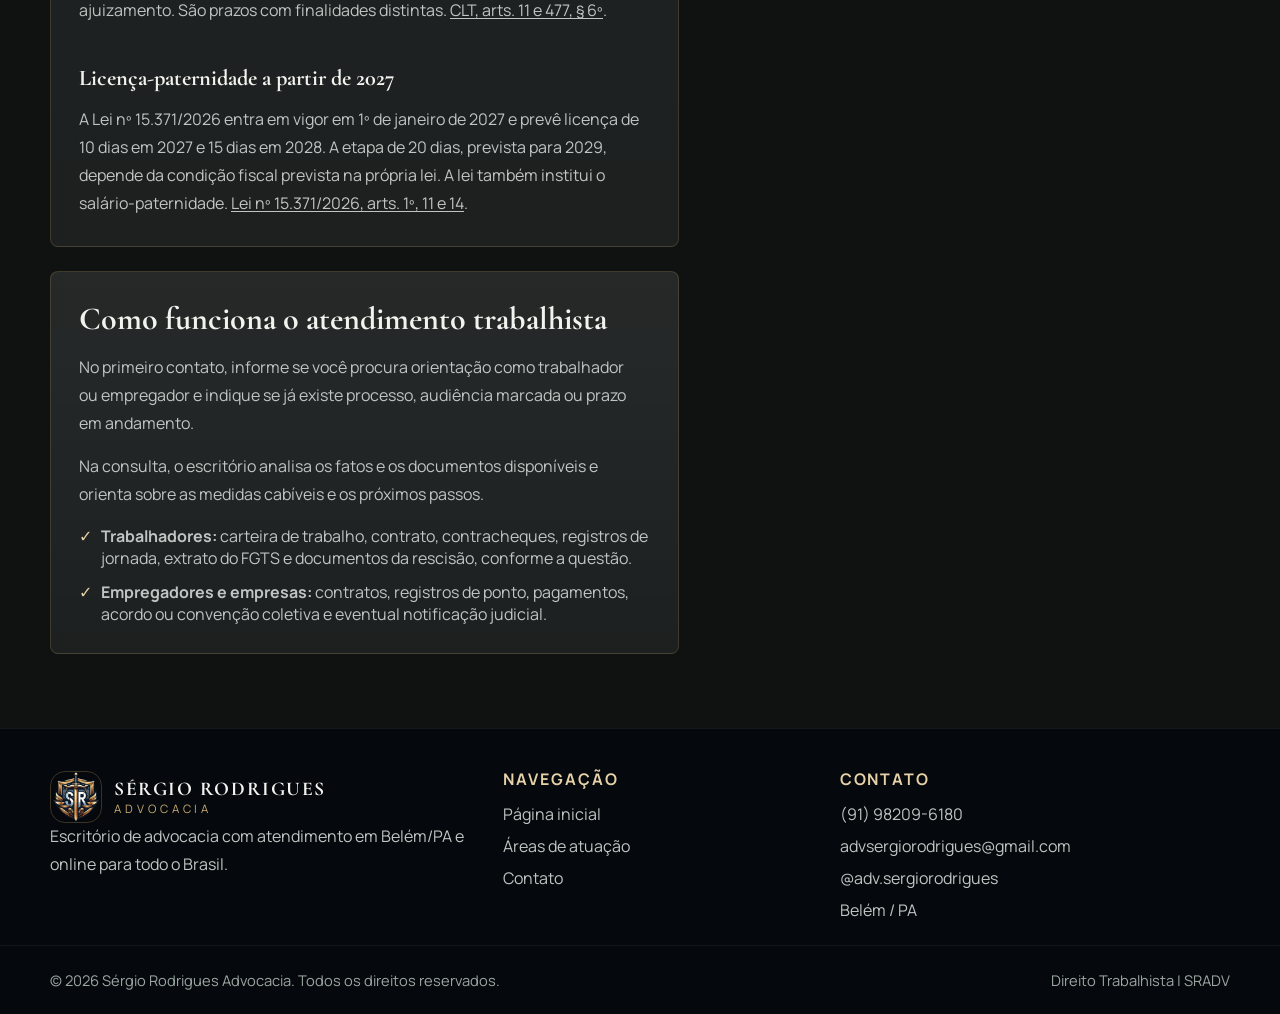
<file: areas/direito-trabalhista.html>
<!DOCTYPE html>
<html lang="pt-BR">
<head>
  <meta charset="UTF-8" />
  <meta name="viewport" content="width=device-width, initial-scale=1.0" />
  <meta name="author" content="Sergio Rodrigues Advocacia" />
  <meta name="format-detection" content="telephone=no, date=no, email=no, address=no" />
  <title>Direito Trabalhista para Trabalhadores e Empresas em Belém/PA | SRADV</title>
  <meta name="description" content="Direito Trabalhista em Belém/PA e online. Orientação para trabalhadores, assessoria preventiva para empregadores e empresas e defesa em ações trabalhistas." />
  <meta name="theme-color" content="#07111f" />
  <meta name="robots" content="index, follow, max-image-preview:large" />
  <meta property="og:locale" content="pt_BR" />
  <meta property="og:type" content="website" />
  <meta property="og:site_name" content="SRADV Sergio Rodrigues Advocacia" />
  <meta property="og:title" content="Direito Trabalhista para Trabalhadores e Empresas em Belém/PA | SRADV" />
  <meta property="og:description" content="Direito Trabalhista em Belém/PA e online. Orientação para trabalhadores, assessoria preventiva para empregadores e empresas e defesa em ações trabalhistas." />
  <meta property="og:url" content="https://linksites.github.io/sradv/areas/direito-trabalhista.html" />
  <meta property="og:image" content="https://linksites.github.io/sradv/assets/foto-hero.jpg" />
  <meta property="og:image:width" content="1024" />
  <meta property="og:image:height" content="1024" />
  <meta property="og:image:alt" content="Retrato institucional de Sergio Rodrigues, advogado em Belem/PA" />
  <meta name="twitter:card" content="summary_large_image" />
  <meta name="twitter:title" content="Direito Trabalhista para Trabalhadores e Empresas em Belém/PA | SRADV" />
  <meta name="twitter:description" content="Direito Trabalhista em Belém/PA e online. Orientação para trabalhadores, assessoria preventiva para empregadores e empresas e defesa em ações trabalhistas." />
  <meta name="twitter:image" content="https://linksites.github.io/sradv/assets/foto-hero.jpg" />
  <meta name="twitter:image:alt" content="Retrato institucional de Sergio Rodrigues, advogado em Belem/PA" />
  <link rel="canonical" href="https://linksites.github.io/sradv/areas/direito-trabalhista.html" />
  <link rel="alternate" hreflang="pt-BR" href="https://linksites.github.io/sradv/areas/direito-trabalhista.html" />
  <link rel="icon" href="../assets/logo-emblema.jpg" />
  <link rel="preconnect" href="https://fonts.googleapis.com" />
  <link rel="preconnect" href="https://fonts.gstatic.com" crossorigin />
  <link href="https://fonts.googleapis.com/css2?family=Cormorant+Garamond:wght@500;600;700&family=Manrope:wght@400;500;600;700;800&display=swap" rel="stylesheet" />
  <link rel="stylesheet" href="../styles.css?v=20261119-2" />
  <script type="application/ld+json">
    {
      "@context": "https://schema.org",
      "@type": "LegalService",
      "name": "SRADV Sérgio Rodrigues Advocacia",
      "url": "https://linksites.github.io/sradv/areas/direito-trabalhista.html",
      "image": "https://linksites.github.io/sradv/assets/foto-hero.jpg",
      "serviceType": ["Direito Trabalhista para Trabalhadores", "Direito Trabalhista para Empregadores e Empresas"],
      "telephone": "+55-91-98209-6180",
      "email": "advsergiorodrigues@gmail.com",
      "areaServed": [
        "Belém - PA",
        "Pará",
        "Brasil"
      ],
      "sameAs": [
        "https://www.instagram.com/adv.sergiorodrigues/"
      ]
    }
  </script>
  <script type="application/ld+json">
    {
      "@context": "https://schema.org",
      "@type": "BreadcrumbList",
      "itemListElement": [
        {
          "@type": "ListItem",
          "position": 1,
          "name": "Inicio",
          "item": "https://linksites.github.io/sradv/"
        },
        {
          "@type": "ListItem",
          "position": 2,
          "name": "Areas",
          "item": "https://linksites.github.io/sradv/#areas"
        },
        {
          "@type": "ListItem",
          "position": 3,
          "name": "Direito Trabalhista",
          "item": "https://linksites.github.io/sradv/areas/direito-trabalhista.html"
        }
      ]
    }
  </script>
</head>
<body class="page-detail">
  <div class="bg-orbs"></div>
  <div class="bg-grid"></div>
  <a class="skip-link" href="#conteudo">Pular para o conteúdo</a>
  <header class="header">
    <div class="container nav">
      <a class="brand" href="../index.html">
        <img src="../assets/logo-emblema.jpg" alt="Logo SRADV" width="640" height="640" />
        <div class="brand-copy"><strong>SÉRGIO RODRIGUES</strong><span>ADVOCACIA</span></div>
      </a>
      <button class="menu-toggle" type="button" aria-label="Abrir menu" aria-expanded="false" aria-controls="primary-menu">
        <span class="menu-toggle-text">Menu</span>
        <span class="menu-toggle-box" aria-hidden="true">
          <span class="menu-toggle-line"></span>
          <span class="menu-toggle-line"></span>
          <span class="menu-toggle-line"></span>
        </span>
      </button>
      <nav class="menu" id="primary-menu" aria-label="Navegação principal">
        <a href="../index.html">Início</a>
        <a href="../index.html#escritorio">Escritório</a>
        <a href="../index.html#areas">Áreas</a>
        <a href="../index.html#contato">Contato</a>
        <a class="btn btn-gold menu-cta" target="_blank" rel="noopener noreferrer" href="https://wa.me/5591982096180?text=Olá%2C%20Dr.%20Sérgio.%20preciso%20de%20orientação%20trabalhista.">Agendar Consulta</a>
      </nav>
      <a class="btn btn-gold header-cta" target="_blank" rel="noopener noreferrer" href="https://wa.me/5591982096180?text=Olá%2C%20Dr.%20Sérgio.%20preciso%20de%20orientação%20trabalhista.">Agendar Consulta</a>
    </div>
  </header>
  <main id="conteudo">
    <section class="hero section">
      <div class="container page-hero shell-card">
        <nav class="breadcrumb" aria-label="Localização"><a href="../index.html">Início</a><span>/</span><a href="../index.html#areas">Áreas</a><span>/</span><span>Direito Trabalhista</span></nav>
        <p class="eyebrow">DIREITO TRABALHISTA</p>
        <h1>Direito Trabalhista para trabalhadores, empregadores e empresas</h1>
        <p class="lead">Orientação em questões do contrato de trabalho, assessoria preventiva para empregadores e representação em ações trabalhistas. Atendimento com hora marcada em Belém/PA e online.</p>
        <nav class="hero-actions" aria-label="Serviços trabalhistas">
          <a class="btn btn-outline" href="#trabalhadores">Para trabalhadores</a>
          <a class="btn btn-outline" href="#empregadores">Para empregadores e empresas</a>
          <a class="btn btn-outline" href="#legislacao">Legislação e decisões</a>
        </nav>
      </div>
    </section>
    <section class="section">
      <div class="container page-layout">
        <div class="page-content">
          <section class="content-block glass-card labor-services" id="trabalhadores">
            <h2>Para trabalhadores</h2>
            <p>Orientação para empregados e ex-empregados sobre registro, condições de trabalho e desligamento.</p>
            <ul class="check-list">
              <li>Reconhecimento de vínculo de emprego e análise da falta de registro</li>
              <li>Jornada, horas extras, intervalos, FGTS e férias</li>
              <li>Conferência de verbas rescisórias e avaliação de rescisão indireta</li>
              <li>Análise de situações de assédio moral e dos documentos disponíveis</li>
              <li>Reclamações trabalhistas, audiências e avaliação de acordos</li>
            </ul>
            <a class="btn btn-outline" target="_blank" rel="noopener noreferrer" href="https://wa.me/5591982096180?text=Ol%C3%A1%2C%20Dr.%20S%C3%A9rgio.%20Gostaria%20de%20agendar%20uma%20consulta%20trabalhista%20como%20trabalhador%28a%29.">Agendar consulta para trabalhador</a>
          </section>
          <section class="content-block glass-card labor-services" id="empregadores">
            <h2>Para empregadores e empresas</h2>
            <p>Assessoria trabalhista para empregadores pessoa física e empresas, da contratação à gestão de conflitos.</p>
            <ul class="check-list">
              <li>Elaboração e revisão de contratos de trabalho e documentos de admissão</li>
              <li>Orientação sobre controle de jornada, horas extras e banco de horas</li>
              <li>Revisão de políticas internas e orientação sobre prevenção de assédio</li>
              <li>Orientação em desligamentos e conferência de documentos e verbas rescisórias</li>
              <li>Análise de riscos e passivos trabalhistas em rotinas de RH</li>
              <li>Defesa em reclamações trabalhistas, representação em audiências e negociação de acordos</li>
            </ul>
            <a class="btn btn-outline" target="_blank" rel="noopener noreferrer" href="https://wa.me/5591982096180?text=Ol%C3%A1%2C%20Dr.%20S%C3%A9rgio.%20Gostaria%20de%20agendar%20uma%20consulta%20trabalhista%20para%20empregador%20ou%20empresa.">Agendar consulta para empregador</a>
          </section>
          <section class="content-block glass-card labor-services" id="legislacao" aria-labelledby="titulo-legislacao">
            <h2 id="titulo-legislacao">Legislação trabalhista e pontos de divergência</h2>
            <p>Fontes oficiais consultadas em <time datetime="2026-11-19">19 de novembro de 2026</time>. Para entender qual regra se aplica, considere a data dos fatos, o que ocorreu na prática e o acordo ou a convenção coletiva da categoria.</p>

            <h3>Contratação por PJ ou como autônomo</h3>
            <p>A CLT descreve os elementos do vínculo de emprego, como prestação pessoal, habitualidade, remuneração e subordinação, e disciplina a contratação de autônomos. O contrato escrito e a rotina da prestação são relevantes quando se discute eventual fraude. <a href="https://www.planalto.gov.br/ccivil_03/decreto-lei/del5452compilado.htm">CLT, arts. 2º, 3º, 9º e 442-B</a>.</p>
            <p>O STF ainda examina a licitude dessas contratações, quem deve provar eventual fraude e qual Justiça é competente. Pela decisão de junho de 2026, os processos abrangidos podem tramitar na primeira instância e no TRT, com suspensão após o acórdão regional até a definição da tese. <a href="https://portal.stf.jus.br/jurisprudenciarepercussao/verandamentoprocesso.asp?classeprocesso=are&amp;incidente=7138684&amp;numeroprocesso=1532603&amp;numerotema=1389">STF, Tema 1.389</a>.</p>

            <h3>Acordo coletivo, jornada e banco de horas</h3>
            <p>O STF admite que acordos e convenções coletivas limitem determinados direitos desde que preservem os direitos absolutamente indisponíveis. Para avaliar uma cláusula, é preciso conferir o instrumento aplicável à categoria, sua vigência e os limites da negociação coletiva. <a href="https://portal.stf.jus.br/jurisprudenciaRepercussao/verAndamentoProcesso.asp?classeProcesso=RE&amp;incidente=5415427&amp;numeroProcesso=1121633&amp;numeroTema=1046">STF, Tema 1.046</a>.</p>
            <p>No banco de horas, a CLT prevê compensação em até seis meses por acordo individual escrito e em até um ano por negociação coletiva. A compensação dentro do próprio mês admite acordo individual tácito ou escrito. Registros de ponto e extratos do banco ajudam a verificar se as horas foram compensadas. <a href="https://www.planalto.gov.br/ccivil_03/decreto-lei/del5452compilado.htm">CLT, art. 59, §§ 2º, 5º e 6º, e arts. 611-A e 611-B</a>.</p>

            <h3>Reforma Trabalhista e contratos anteriores a 2017</h3>
            <p>Segundo o Tema 23 do TST, a Reforma Trabalhista alcança os contratos que já estavam em curso quanto aos direitos previstos em lei cujos fatos geradores ocorreram a partir de sua vigência. Assim, a data de admissão é apenas uma das datas relevantes. <a href="https://juslaboris.tst.jus.br/handle/20.500.12178/243362">TST, Tema 23</a>.</p>

            <h3>Justiça gratuita e honorários</h3>
            <p>O STF afastou a cobrança automática de honorários com base apenas no recebimento de créditos trabalhistas. Para honorários advocatícios de sucumbência, a exigibilidade pode ficar suspensa por dois anos após o trânsito em julgado da decisão que os fixou. Nesse período, cabe ao credor demonstrar que deixou de existir a insuficiência de recursos. <a href="https://portal.stf.jus.br/processos/detalhe.asp?incidente=5250582">STF, ADI 5.766</a> e <a href="https://jurisprudencia-backend.tst.jus.br/rest/documentos/35018180d7c8c03d5dc82d4f7bff208b">aplicação pelo TST</a>.</p>

            <h3>Rescisão e prazo para reclamar</h3>
            <p>A CLT prevê até dez dias a partir do término do contrato para pagar as verbas rescisórias e entregar a documentação prevista no art. 477. Para cobrar créditos trabalhistas em juízo, a regra geral é ajuizar a ação em até dois anos após a extinção do contrato, com alcance de até cinco anos contados do ajuizamento. São prazos com finalidades distintas. <a href="https://www.planalto.gov.br/ccivil_03/decreto-lei/del5452compilado.htm">CLT, arts. 11 e 477, § 6º</a>.</p>

            <h3>Licença-paternidade a partir de 2027</h3>
            <p>A Lei nº 15.371/2026 entra em vigor em 1º de janeiro de 2027 e prevê licença de 10 dias em 2027 e 15 dias em 2028. A etapa de 20 dias, prevista para 2029, depende da condição fiscal prevista na própria lei. A lei também institui o salário-paternidade. <a href="https://www2.camara.leg.br/legin/fed/lei/2026/lei-15371-31-marco-2026-798908-publicacaooriginal-178711-pl.html">Lei nº 15.371/2026, arts. 1º, 11 e 14</a>.</p>
          </section>
          <article class="content-block glass-card">
            <h2>Como funciona o atendimento trabalhista</h2>
            <p>No primeiro contato, informe se você procura orientação como trabalhador ou empregador e indique se já existe processo, audiência marcada ou prazo em andamento.</p>
            <p>Na consulta, o escritório analisa os fatos e os documentos disponíveis e orienta sobre as medidas cabíveis e os próximos passos.</p>
            <ul class="check-list">
              <li><strong>Trabalhadores:</strong> carteira de trabalho, contrato, contracheques, registros de jornada, extrato do FGTS e documentos da rescisão, conforme a questão.</li>
              <li><strong>Empregadores e empresas:</strong> contratos, registros de ponto, pagamentos, acordo ou convenção coletiva e eventual notificação judicial.</li>
            </ul>
          </article>
        </div>
        <aside class="page-sidebar">
          <article class="info-panel glass-card">
            <p class="eyebrow">CONTATO</p>
            <h2>Quer entender melhor a sua situação trabalhista?</h2>
            <p>O primeiro contato pode ser feito pelo WhatsApp para apresentar o caso e receber orientação sobre o atendimento.</p>
            <a class="btn btn-gold" target="_blank" rel="noopener noreferrer" href="https://wa.me/5591982096180?text=Olá%2C%20Dr.%20Sérgio.%20preciso%20de%20orientação%20trabalhista.">Falar no WhatsApp</a>
            <ul class="list-clean">
              <li><a href="mailto:advsergiorodrigues@gmail.com">advsergiorodrigues@gmail.com</a></li>
              <li><a target="_blank" rel="me noopener noreferrer" href="https://www.instagram.com/adv.sergiorodrigues/">@adv.sergiorodrigues</a></li>
              <li>Atendimento com hora marcada</li>
              <li>Belém/PA e online</li>
            </ul>
          </article>
          <article class="info-panel glass-card">
            <p class="eyebrow">OUTRAS ÁREAS</p>
            <div class="related-pages">
              <a href="direito-civil.html">Direito Civil</a>
              <a href="direito-empresarial.html">Direito Empresarial</a>
              <a href="direito-criminal.html">Direito Criminal</a>
              <a href="familia-e-sucessoes.html">Família e Sucessões</a>
              <a href="consultoria-juridica.html">Consultoria Jurídica</a>
            </div>
          </article>
        </aside>
      </div>
    </section>
  </main>
  <footer class="footer">
    <div class="container footer-grid">
      <div class="footer-brand-block">
        <div class="brand footer-brand">
          <img src="../assets/logo-emblema.jpg" alt="Logo SRADV" width="640" height="640" loading="lazy" decoding="async" />
          <div class="brand-copy"><strong>SÉRGIO RODRIGUES</strong><span>ADVOCACIA</span></div>
        </div>
        <p>Escritório de advocacia com atendimento em Belém/PA e online para todo o Brasil.</p>
      </div>
      <div><h3>Navegação</h3><ul class="footer-links"><li><a href="../index.html">Página inicial</a></li><li><a href="../index.html#areas">Áreas de atuação</a></li><li><a href="../index.html#contato">Contato</a></li></ul></div>
      <div><h3>Contato</h3><ul class="footer-links"><li><a target="_blank" rel="noopener noreferrer" href="https://wa.me/5591982096180">(91) 98209-6180</a></li><li><a href="mailto:advsergiorodrigues@gmail.com">advsergiorodrigues@gmail.com</a></li><li><a target="_blank" rel="me noopener noreferrer" href="https://www.instagram.com/adv.sergiorodrigues/">@adv.sergiorodrigues</a></li><li>Belém / PA</li></ul></div>
    </div>
    <div class="footer-bottom"><div class="container footer-bottom-inner"><span>© <span id="current-year">2026</span> Sérgio Rodrigues Advocacia. Todos os direitos reservados.</span><span>Direito Trabalhista | SRADV</span></div></div>
  </footer>
  <a class="whatsapp-float" target="_blank" rel="noopener noreferrer" href="https://wa.me/5591982096180?text=Olá%2C%20Dr.%20Sérgio.%20preciso%20de%20orientação%20trabalhista." aria-label="Abrir conversa no WhatsApp">✆</a>
  <script src="../script.js"></script>
</body>
</html>
</file>
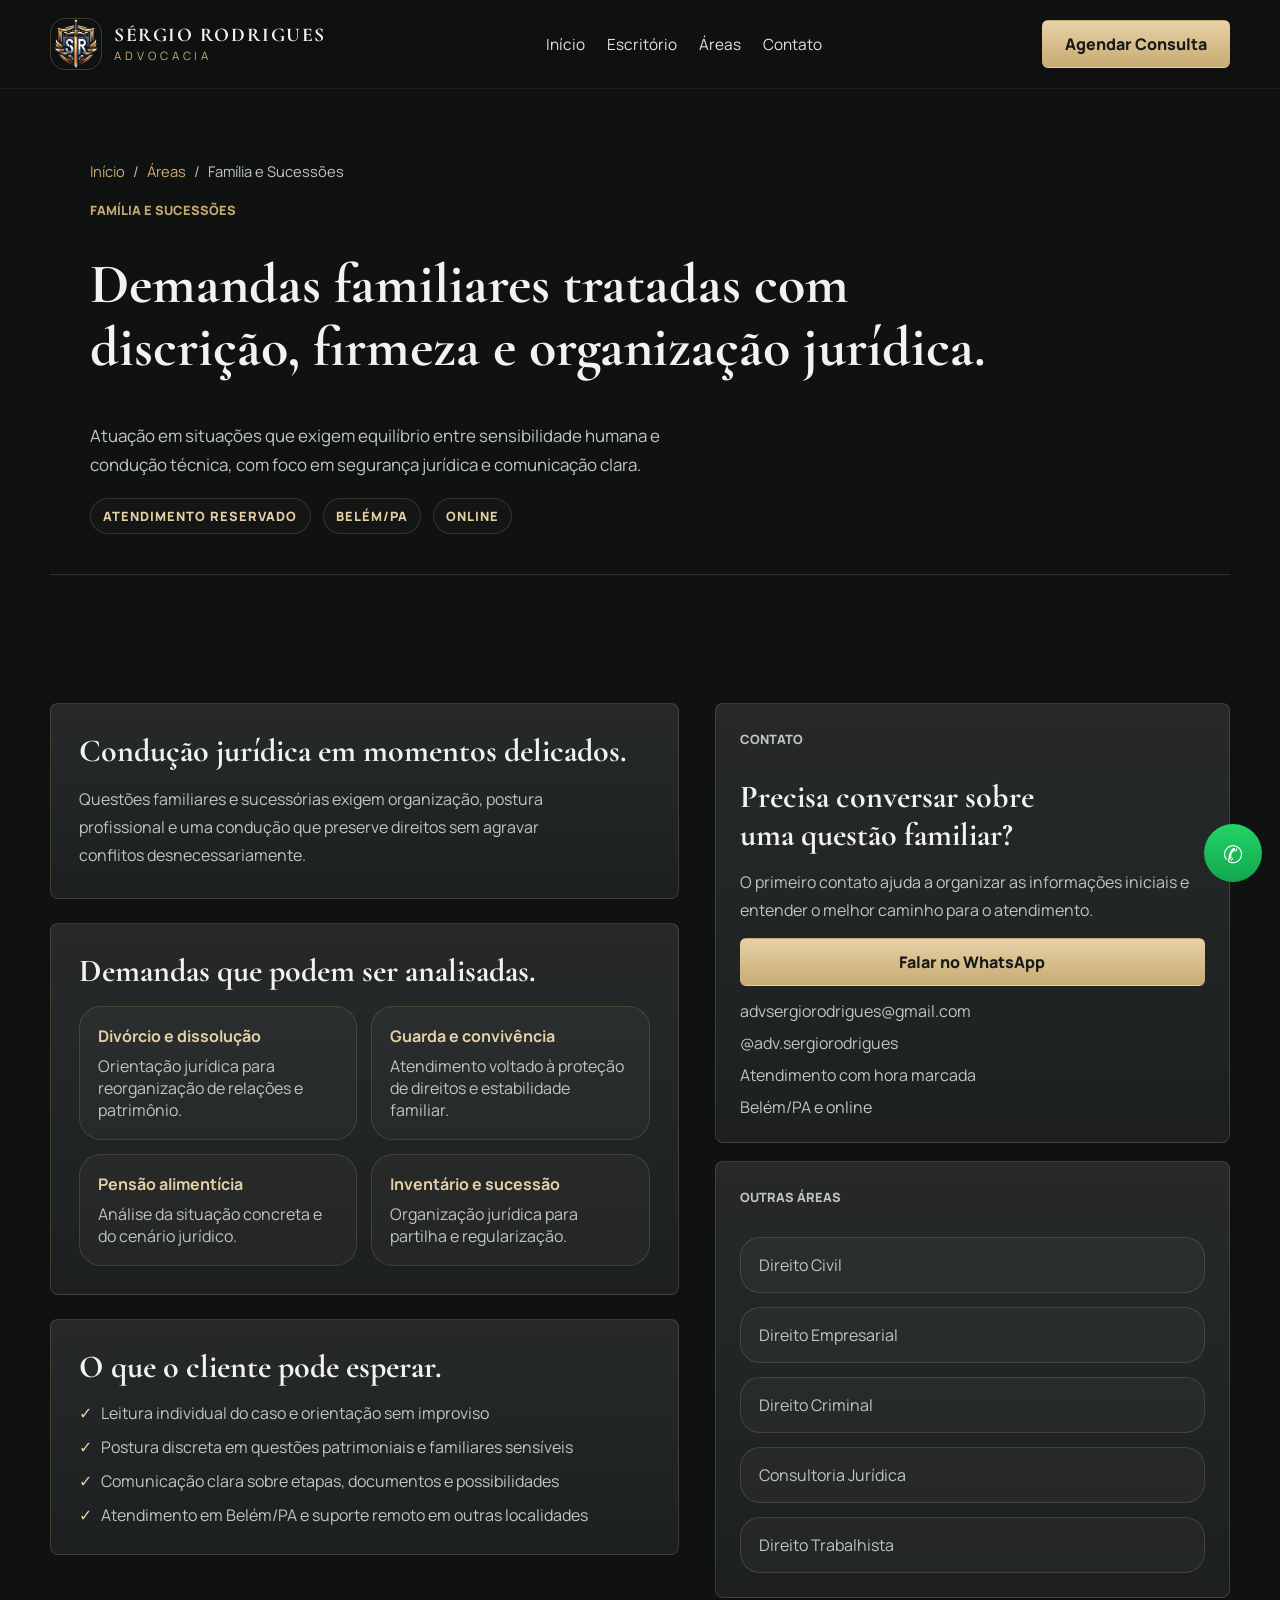
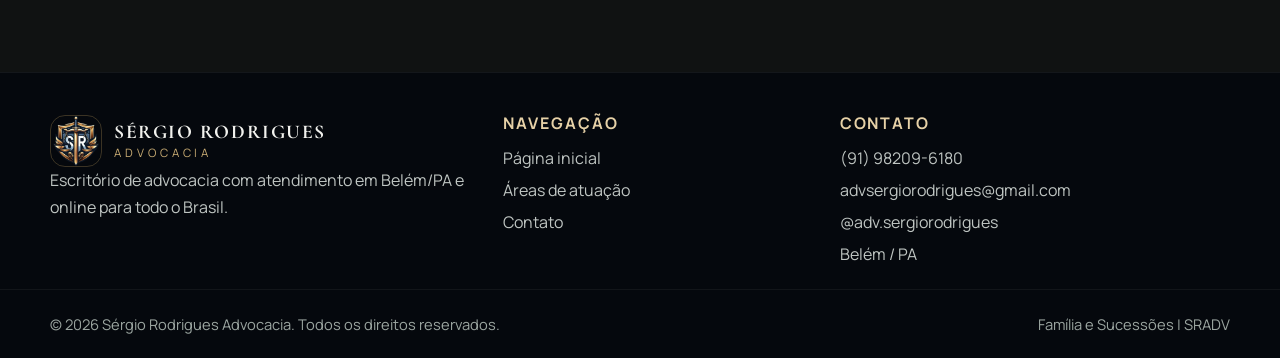
<file: areas/familia-e-sucessoes.html>
<!DOCTYPE html>
<html lang="pt-BR">
<head>
  <meta charset="UTF-8" />
  <meta name="viewport" content="width=device-width, initial-scale=1.0" />
  <meta name="author" content="Sergio Rodrigues Advocacia" />
  <meta name="format-detection" content="telephone=no, date=no, email=no, address=no" />
  <title>Família E Sucessões Em Belém/PA | SRADV</title>
  <meta name="description" content="Atuação em Família e Sucessões em Belém/PA e online. Demandas familiares tratadas com discrição, firmeza, organização jurídica e atendimento humano." />
  <meta name="theme-color" content="#07111f" />
  <meta name="robots" content="index, follow, max-image-preview:large" />
  <meta property="og:locale" content="pt_BR" />
  <meta property="og:type" content="website" />
  <meta property="og:site_name" content="SRADV Sergio Rodrigues Advocacia" />
  <meta property="og:title" content="Família E Sucessões Em Belém/PA | SRADV" />
  <meta property="og:description" content="Atuação em Família e Sucessões em Belém/PA e online. Demandas familiares tratadas com discrição, firmeza, organização jurídica e atendimento humano." />
  <meta property="og:url" content="https://linksites.github.io/sradv/areas/familia-e-sucessoes.html" />
  <meta property="og:image" content="https://linksites.github.io/sradv/assets/foto-hero.jpg" />
  <meta property="og:image:width" content="1024" />
  <meta property="og:image:height" content="1024" />
  <meta property="og:image:alt" content="Retrato institucional de Sergio Rodrigues, advogado em Belem/PA" />
  <meta name="twitter:card" content="summary_large_image" />
  <meta name="twitter:title" content="Família E Sucessões Em Belém/PA | SRADV" />
  <meta name="twitter:description" content="Atuação em Família e Sucessões em Belém/PA e online. Demandas familiares tratadas com discrição, firmeza, organização jurídica e atendimento humano." />
  <meta name="twitter:image" content="https://linksites.github.io/sradv/assets/foto-hero.jpg" />
  <meta name="twitter:image:alt" content="Retrato institucional de Sergio Rodrigues, advogado em Belem/PA" />
  <link rel="canonical" href="https://linksites.github.io/sradv/areas/familia-e-sucessoes.html" />
  <link rel="alternate" hreflang="pt-BR" href="https://linksites.github.io/sradv/areas/familia-e-sucessoes.html" />
  <link rel="icon" href="../assets/logo-emblema.jpg" />
  <link rel="preconnect" href="https://fonts.googleapis.com" />
  <link rel="preconnect" href="https://fonts.gstatic.com" crossorigin />
  <link href="https://fonts.googleapis.com/css2?family=Cormorant+Garamond:wght@500;600;700&family=Manrope:wght@400;500;600;700;800&display=swap" rel="stylesheet" />
  <link rel="stylesheet" href="../styles.css?v=20261113-2" />
  <script type="application/ld+json">
    {
      "@context": "https://schema.org",
      "@type": "LegalService",
      "name": "SRADV Sérgio Rodrigues Advocacia",
      "url": "https://linksites.github.io/sradv/areas/familia-e-sucessoes.html",
      "image": "https://linksites.github.io/sradv/assets/foto-hero.jpg",
      "serviceType": "Família e Sucessões",
      "telephone": "+55-91-98209-6180",
      "email": "advsergiorodrigues@gmail.com",
      "areaServed": [
        "Belém - PA",
        "Pará",
        "Brasil"
      ],
      "sameAs": [
        "https://www.instagram.com/adv.sergiorodrigues/"
      ]
    }
  </script>
  <script type="application/ld+json">
    {
      "@context": "https://schema.org",
      "@type": "BreadcrumbList",
      "itemListElement": [
        {
          "@type": "ListItem",
          "position": 1,
          "name": "Inicio",
          "item": "https://linksites.github.io/sradv/"
        },
        {
          "@type": "ListItem",
          "position": 2,
          "name": "Areas",
          "item": "https://linksites.github.io/sradv/#areas"
        },
        {
          "@type": "ListItem",
          "position": 3,
          "name": "Familia e Sucessoes",
          "item": "https://linksites.github.io/sradv/areas/familia-e-sucessoes.html"
        }
      ]
    }
  </script>
</head>
<body class="page-detail">
  <div class="bg-orbs"></div>
  <div class="bg-grid"></div>
  <a class="skip-link" href="#conteudo">Pular para o conteúdo</a>
  <header class="header">
    <div class="container nav">
      <a class="brand" href="../index.html">
        <img src="../assets/logo-emblema.jpg" alt="Logo SRADV" width="640" height="640" />
        <div class="brand-copy"><strong>SÉRGIO RODRIGUES</strong><span>ADVOCACIA</span></div>
      </a>
      <button class="menu-toggle" type="button" aria-label="Abrir menu" aria-expanded="false" aria-controls="primary-menu">
        <span class="menu-toggle-text">Menu</span>
        <span class="menu-toggle-box" aria-hidden="true">
          <span class="menu-toggle-line"></span>
          <span class="menu-toggle-line"></span>
          <span class="menu-toggle-line"></span>
        </span>
      </button>
      <nav class="menu" id="primary-menu" aria-label="Navegação principal">
        <a href="../index.html">Início</a>
        <a href="../index.html#escritorio">Escritório</a>
        <a href="../index.html#areas">Áreas</a>
        <a href="../index.html#contato">Contato</a>
        <a class="btn btn-gold menu-cta" target="_blank" rel="noopener noreferrer" href="https://wa.me/5591982096180?text=Olá%2C%20Dr.%20Sérgio.%20preciso%20de%20orientação%20em%20Família%20e%20Sucessões.">Agendar Consulta</a>
      </nav>
      <a class="btn btn-gold header-cta" target="_blank" rel="noopener noreferrer" href="https://wa.me/5591982096180?text=Olá%2C%20Dr.%20Sérgio.%20preciso%20de%20orientação%20em%20Família%20e%20Sucessões.">Agendar Consulta</a>
    </div>
  </header>
  <main id="conteudo">
    <section class="hero section">
      <div class="container page-hero shell-card">
        <nav class="breadcrumb" aria-label="Breadcrumb"><a href="../index.html">Início</a><span>/</span><a href="../index.html#areas">Áreas</a><span>/</span><span>Família e Sucessões</span></nav>
        <p class="eyebrow">FAMÍLIA E SUCESSÕES</p>
        <h1>Demandas familiares tratadas com discrição, firmeza e organização jurídica.</h1>
        <p class="lead">Atuação em situações que exigem equilíbrio entre sensibilidade humana e condução técnica, com foco em segurança jurídica e comunicação clara.</p>
        <div class="page-hero-meta"><span class="pill">Atendimento reservado</span><span class="pill">Belém/PA</span><span class="pill">Online</span></div>
      </div>
    </section>
    <section class="section">
      <div class="container page-layout">
        <div class="page-content">
          <article class="content-block glass-card">
            <h2>Condução jurídica em momentos delicados.</h2>
            <p>Questões familiares e sucessórias exigem organização, postura profissional e uma condução que preserve direitos sem agravar conflitos desnecessariamente.</p>
          </article>
          <article class="content-block glass-card">
            <h2>Demandas que podem ser analisadas.</h2>
            <div class="bullet-grid">
              <article class="bullet-card"><strong>Divórcio e dissolução</strong><span>Orientação jurídica para reorganização de relações e patrimônio.</span></article>
              <article class="bullet-card"><strong>Guarda e convivência</strong><span>Atendimento voltado à proteção de direitos e estabilidade familiar.</span></article>
              <article class="bullet-card"><strong>Pensão alimentícia</strong><span>Análise da situação concreta e do cenário jurídico.</span></article>
              <article class="bullet-card"><strong>Inventário e sucessão</strong><span>Organização jurídica para partilha e regularização.</span></article>
            </div>
          </article>
          <article class="content-block glass-card">
            <h2>O que o cliente pode esperar.</h2>
            <ul class="check-list">
              <li>Leitura individual do caso e orientação sem improviso</li>
              <li>Postura discreta em questões patrimoniais e familiares sensíveis</li>
              <li>Comunicação clara sobre etapas, documentos e possibilidades</li>
              <li>Atendimento em Belém/PA e suporte remoto em outras localidades</li>
            </ul>
          </article>
        </div>
        <aside class="page-sidebar">
          <article class="info-panel glass-card">
            <p class="eyebrow">CONTATO</p>
            <h2>Precisa conversar sobre uma questão familiar?</h2>
            <p>O primeiro contato ajuda a organizar as informações iniciais e entender o melhor caminho para o atendimento.</p>
            <a class="btn btn-gold" target="_blank" rel="noopener noreferrer" href="https://wa.me/5591982096180?text=Olá%2C%20Dr.%20Sérgio.%20preciso%20de%20orientação%20em%20Família%20e%20Sucessões.">Falar no WhatsApp</a>
            <ul class="list-clean">
              <li><a href="mailto:advsergiorodrigues@gmail.com">advsergiorodrigues@gmail.com</a></li>
              <li><a target="_blank" rel="me noopener noreferrer" href="https://www.instagram.com/adv.sergiorodrigues/">@adv.sergiorodrigues</a></li>
              <li>Atendimento com hora marcada</li>
              <li>Belém/PA e online</li>
            </ul>
          </article>
          <article class="info-panel glass-card">
            <p class="eyebrow">OUTRAS ÁREAS</p>
            <div class="related-pages">
              <a href="direito-civil.html">Direito Civil</a>
              <a href="direito-empresarial.html">Direito Empresarial</a>
              <a href="direito-criminal.html">Direito Criminal</a>
              <a href="consultoria-juridica.html">Consultoria Jurídica</a>
              <a href="direito-trabalhista.html">Direito Trabalhista</a>
            </div>
          </article>
        </aside>
      </div>
    </section>
  </main>
  <footer class="footer">
    <div class="container footer-grid">
      <div class="footer-brand-block">
        <div class="brand footer-brand">
          <img src="../assets/logo-emblema.jpg" alt="Logo SRADV" width="640" height="640" loading="lazy" decoding="async" />
          <div class="brand-copy"><strong>SÉRGIO RODRIGUES</strong><span>ADVOCACIA</span></div>
        </div>
        <p>Escritório de advocacia com atendimento em Belém/PA e online para todo o Brasil.</p>
      </div>
      <div><h3>Navegação</h3><ul class="footer-links"><li><a href="../index.html">Página inicial</a></li><li><a href="../index.html#areas">Áreas de atuação</a></li><li><a href="../index.html#contato">Contato</a></li></ul></div>
      <div><h3>Contato</h3><ul class="footer-links"><li><a target="_blank" rel="noopener noreferrer" href="https://wa.me/5591982096180">(91) 98209-6180</a></li><li><a href="mailto:advsergiorodrigues@gmail.com">advsergiorodrigues@gmail.com</a></li><li><a target="_blank" rel="me noopener noreferrer" href="https://www.instagram.com/adv.sergiorodrigues/">@adv.sergiorodrigues</a></li><li>Belém / PA</li></ul></div>
    </div>
    <div class="footer-bottom"><div class="container footer-bottom-inner"><span>© <span id="current-year">2026</span> Sérgio Rodrigues Advocacia. Todos os direitos reservados.</span><span>Família e Sucessões | SRADV</span></div></div>
  </footer>
  <a class="whatsapp-float" target="_blank" rel="noopener noreferrer" href="https://wa.me/5591982096180?text=Olá%2C%20Dr.%20Sérgio.%20preciso%20de%20orientação%20em%20Família%20e%20Sucessões." aria-label="Abrir conversa no WhatsApp">✆</a>
  <script src="../script.js"></script>
</body>
</html>
</file>
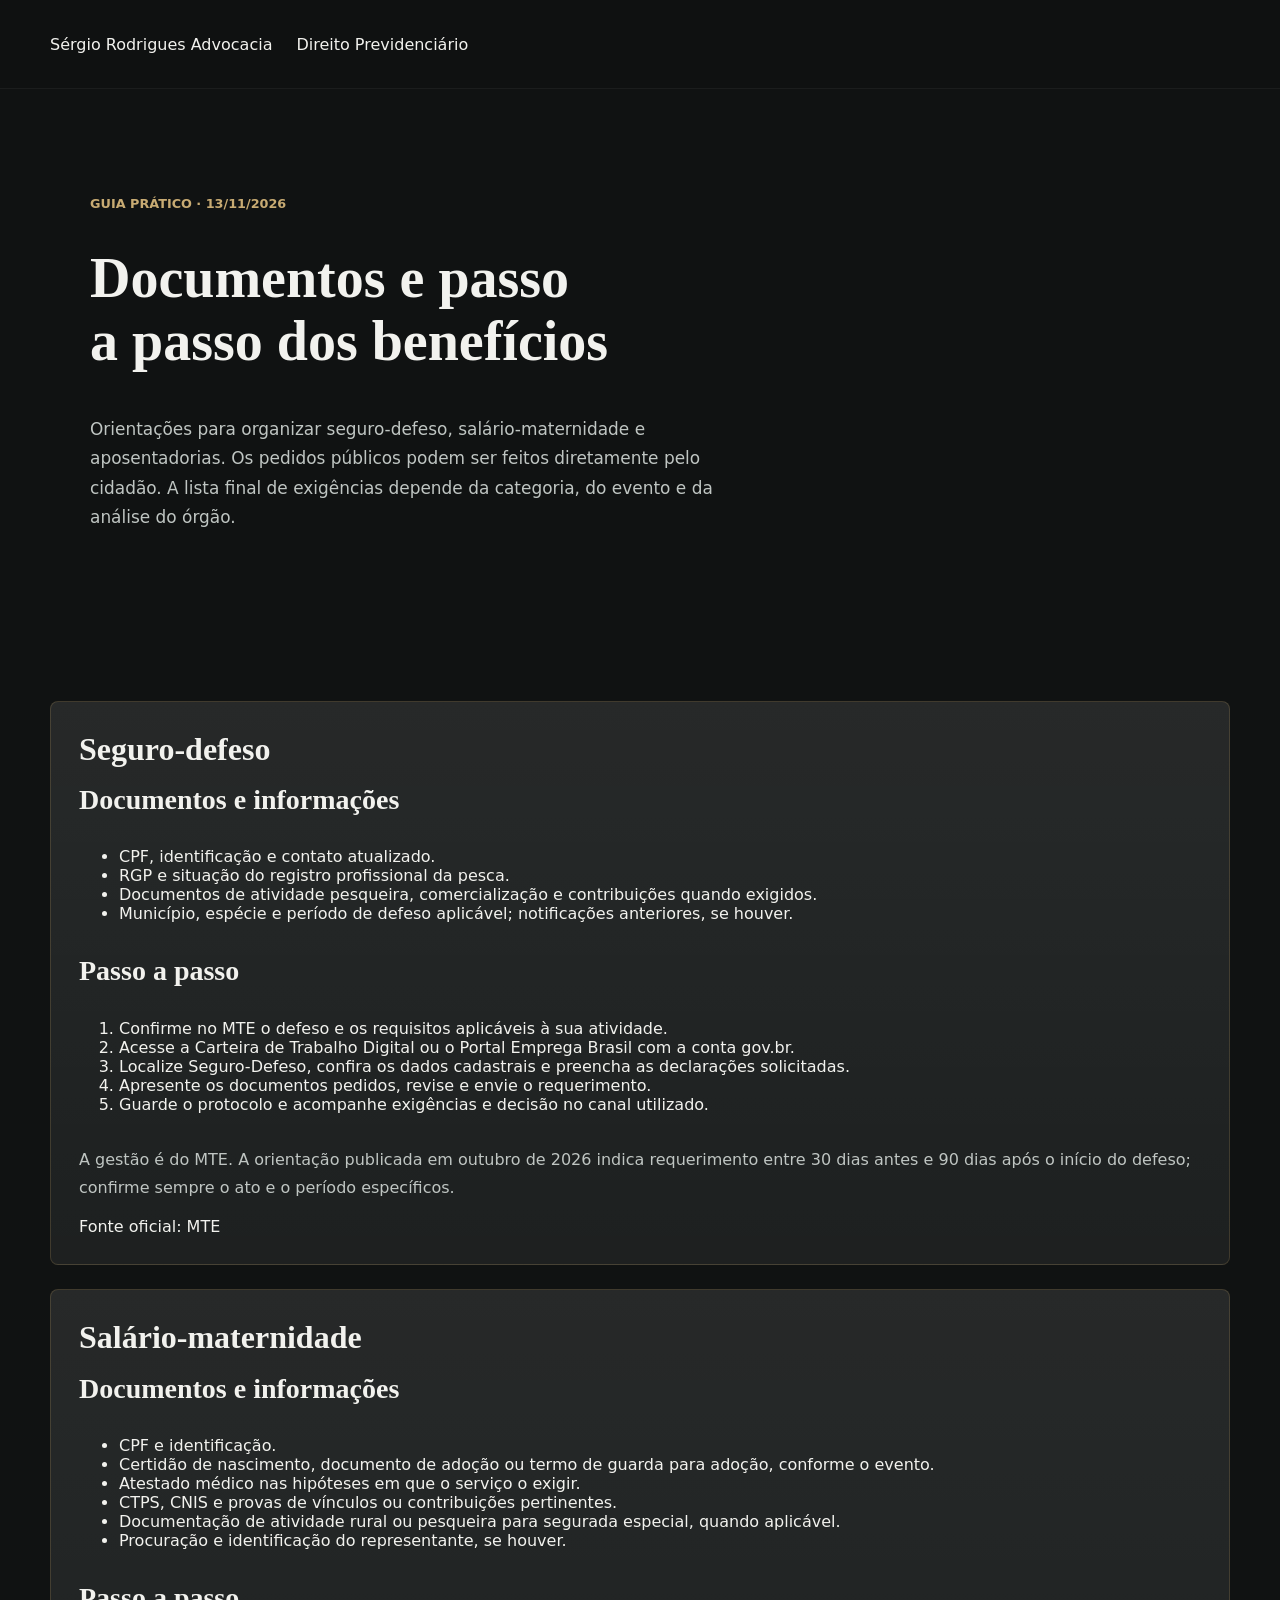
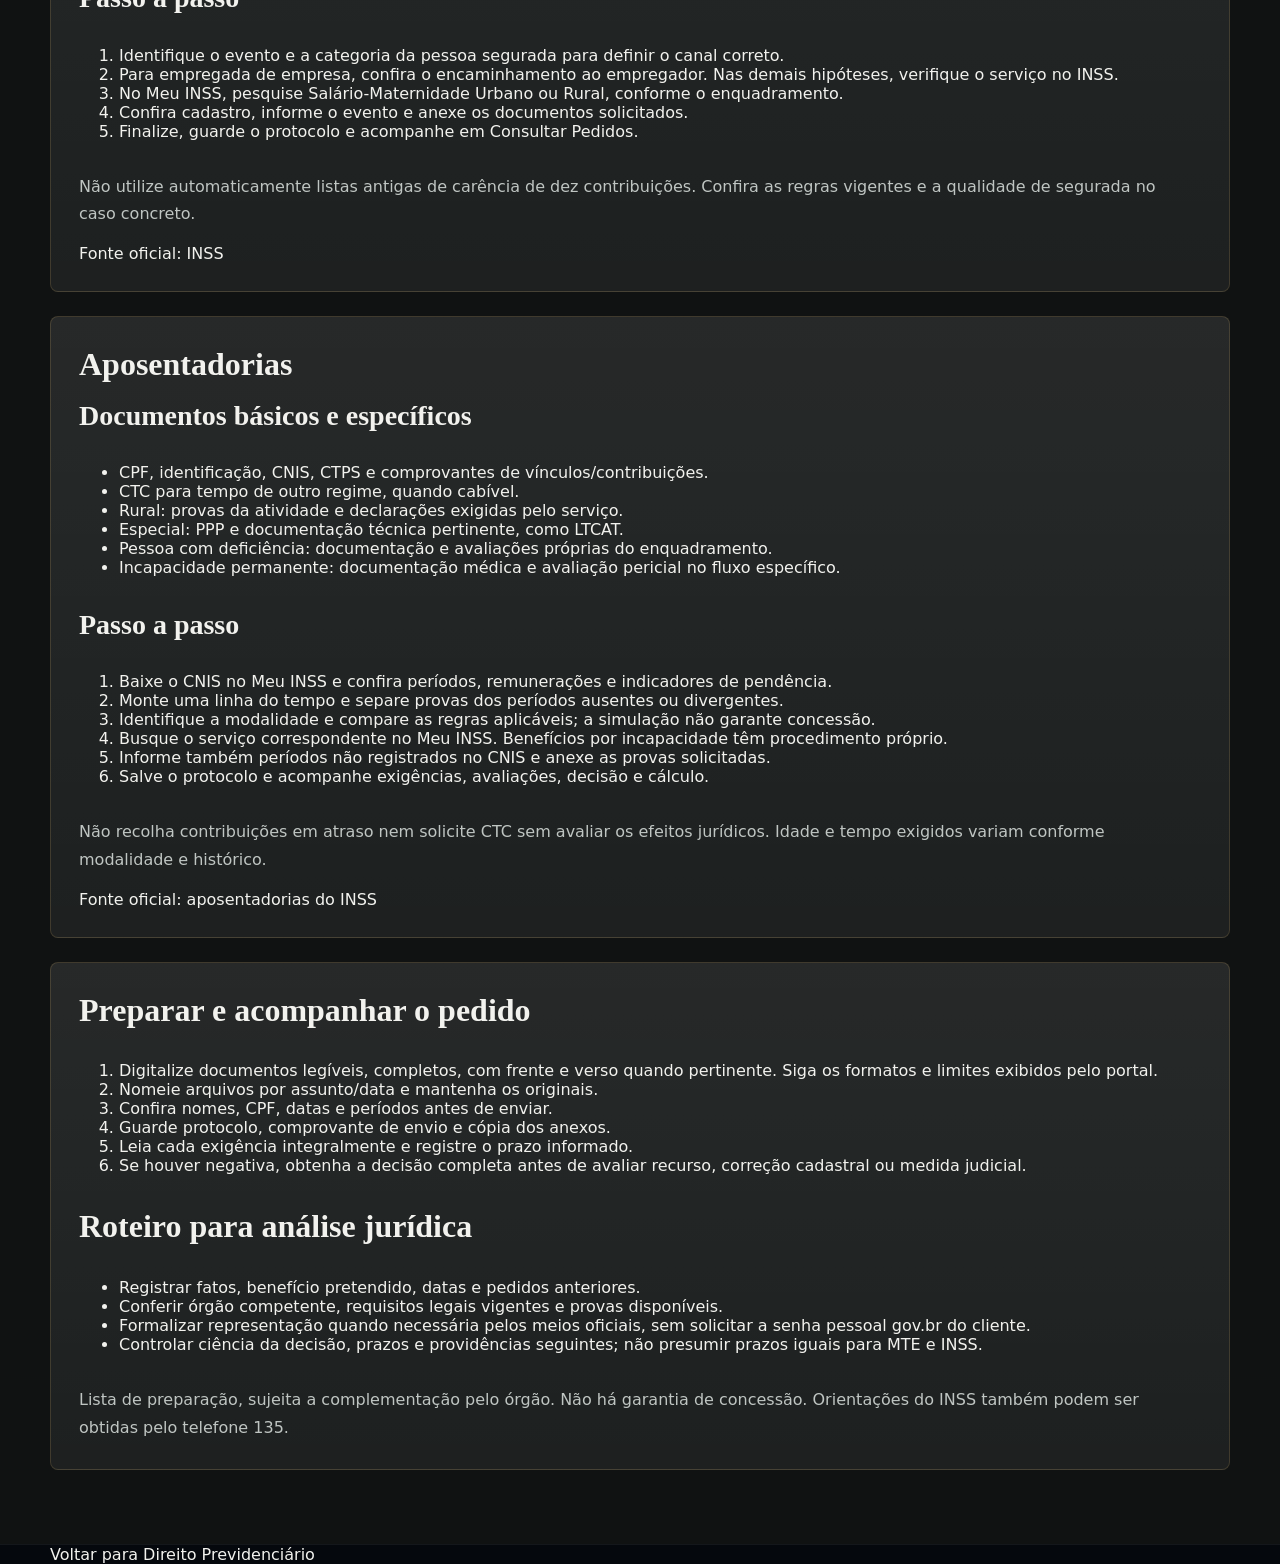
<file: areas/guia-beneficios.html>
<!doctype html>
<html lang="pt-BR"><head><meta charset="utf-8"><meta name="viewport" content="width=device-width,initial-scale=1"><title>Guia de documentos e benefícios | SRADV</title><link rel="stylesheet" href="../styles.css?v=20261113-2"></head><body>
<header class="header"><div class="container nav"><a href="../index.html">Sérgio Rodrigues Advocacia</a><a href="direito-previdenciario.html">Direito Previdenciário</a></div></header>
<main><section class="section"><div class="container page-hero"><p class="eyebrow">GUIA PRÁTICO · 13/11/2026</p><h1>Documentos e passo a passo dos benefícios</h1><p class="lead">Orientações para organizar seguro-defeso, salário-maternidade e aposentadorias. Os pedidos públicos podem ser feitos diretamente pelo cidadão. A lista final de exigências depende da categoria, do evento e da análise do órgão.</p></div></section>
<section class="section"><div class="container page-content">
<article class="content-block glass-card"><h2>Seguro-defeso</h2><h3>Documentos e informações</h3><ul><li>CPF, identificação e contato atualizado.</li><li>RGP e situação do registro profissional da pesca.</li><li>Documentos de atividade pesqueira, comercialização e contribuições quando exigidos.</li><li>Município, espécie e período de defeso aplicável; notificações anteriores, se houver.</li></ul><h3>Passo a passo</h3><ol><li>Confirme no MTE o defeso e os requisitos aplicáveis à sua atividade.</li><li>Acesse a Carteira de Trabalho Digital ou o Portal Emprega Brasil com a conta gov.br.</li><li>Localize Seguro-Defeso, confira os dados cadastrais e preencha as declarações solicitadas.</li><li>Apresente os documentos pedidos, revise e envie o requerimento.</li><li>Guarde o protocolo e acompanhe exigências e decisão no canal utilizado.</li></ol><p>A gestão é do MTE. A orientação publicada em outubro de 2026 indica requerimento entre 30 dias antes e 90 dias após o início do defeso; confirme sempre o ato e o período específicos.</p><a href="https://www.gov.br/trabalho-e-emprego/pt-br/noticias-e-conteudo/2026/outubro/pescadores-tem-prazo-ampliado-para-solicitar-o-seguro-defeso">Fonte oficial: MTE</a></article>
<article class="content-block glass-card"><h2>Salário-maternidade</h2><h3>Documentos e informações</h3><ul><li>CPF e identificação.</li><li>Certidão de nascimento, documento de adoção ou termo de guarda para adoção, conforme o evento.</li><li>Atestado médico nas hipóteses em que o serviço o exigir.</li><li>CTPS, CNIS e provas de vínculos ou contribuições pertinentes.</li><li>Documentação de atividade rural ou pesqueira para segurada especial, quando aplicável.</li><li>Procuração e identificação do representante, se houver.</li></ul><h3>Passo a passo</h3><ol><li>Identifique o evento e a categoria da pessoa segurada para definir o canal correto.</li><li>Para empregada de empresa, confira o encaminhamento ao empregador. Nas demais hipóteses, verifique o serviço no INSS.</li><li>No Meu INSS, pesquise Salário-Maternidade Urbano ou Rural, conforme o enquadramento.</li><li>Confira cadastro, informe o evento e anexe os documentos solicitados.</li><li>Finalize, guarde o protocolo e acompanhe em Consultar Pedidos.</li></ol><p>Não utilize automaticamente listas antigas de carência de dez contribuições. Confira as regras vigentes e a qualidade de segurada no caso concreto.</p><a href="https://www.gov.br/inss/pt-br/direitos-e-deveres/salario-maternidade/salario-maternidade">Fonte oficial: INSS</a></article>
<article class="content-block glass-card"><h2>Aposentadorias</h2><h3>Documentos básicos e específicos</h3><ul><li>CPF, identificação, CNIS, CTPS e comprovantes de vínculos/contribuições.</li><li>CTC para tempo de outro regime, quando cabível.</li><li>Rural: provas da atividade e declarações exigidas pelo serviço.</li><li>Especial: PPP e documentação técnica pertinente, como LTCAT.</li><li>Pessoa com deficiência: documentação e avaliações próprias do enquadramento.</li><li>Incapacidade permanente: documentação médica e avaliação pericial no fluxo específico.</li></ul><h3>Passo a passo</h3><ol><li>Baixe o CNIS no Meu INSS e confira períodos, remunerações e indicadores de pendência.</li><li>Monte uma linha do tempo e separe provas dos períodos ausentes ou divergentes.</li><li>Identifique a modalidade e compare as regras aplicáveis; a simulação não garante concessão.</li><li>Busque o serviço correspondente no Meu INSS. Benefícios por incapacidade têm procedimento próprio.</li><li>Informe também períodos não registrados no CNIS e anexe as provas solicitadas.</li><li>Salve o protocolo e acompanhe exigências, avaliações, decisão e cálculo.</li></ol><p>Não recolha contribuições em atraso nem solicite CTC sem avaliar os efeitos jurídicos. Idade e tempo exigidos variam conforme modalidade e histórico.</p><a href="https://www.gov.br/inss/pt-br/direitos-e-deveres/aposentadorias">Fonte oficial: aposentadorias do INSS</a></article>
<article class="content-block glass-card"><h2>Preparar e acompanhar o pedido</h2><ol><li>Digitalize documentos legíveis, completos, com frente e verso quando pertinente. Siga os formatos e limites exibidos pelo portal.</li><li>Nomeie arquivos por assunto/data e mantenha os originais.</li><li>Confira nomes, CPF, datas e períodos antes de enviar.</li><li>Guarde protocolo, comprovante de envio e cópia dos anexos.</li><li>Leia cada exigência integralmente e registre o prazo informado.</li><li>Se houver negativa, obtenha a decisão completa antes de avaliar recurso, correção cadastral ou medida judicial.</li></ol><h2>Roteiro para análise jurídica</h2><ul><li>Registrar fatos, benefício pretendido, datas e pedidos anteriores.</li><li>Conferir órgão competente, requisitos legais vigentes e provas disponíveis.</li><li>Formalizar representação quando necessária pelos meios oficiais, sem solicitar a senha pessoal gov.br do cliente.</li><li>Controlar ciência da decisão, prazos e providências seguintes; não presumir prazos iguais para MTE e INSS.</li></ul><p>Lista de preparação, sujeita a complementação pelo órgão. Não há garantia de concessão. Orientações do INSS também podem ser obtidas pelo telefone 135.</p></article>
</div></section></main><footer class="footer"><div class="container"><a href="direito-previdenciario.html">Voltar para Direito Previdenciário</a></div></footer></body></html>
</file>
<file: styles.css>
:root{
  --bg:#040913;
  --bg-deep:#07111f;
  --panel:rgba(7,14,25,.82);
  --panel-strong:rgba(5,10,18,.94);
  --panel-soft:rgba(255,255,255,.04);
  --line:rgba(216,177,106,.18);
  --line-strong:rgba(216,177,106,.34);
  --gold:#d8b16a;
  --gold-strong:#f2cf94;
  --text:#f7f0e5;
  --muted:#c8baa6;
  --muted-strong:#9f937f;
  --shadow:0 24px 60px rgba(0,0,0,.38);
  --radius:28px;
  --radius-sm:18px;
  --container:1180px;
  --safe-bottom:calc(env(safe-area-inset-bottom, 0px) + 18px);
  --ease-out:cubic-bezier(.22,1,.36,1);
  --ease-smooth:cubic-bezier(.2,.75,.2,1);
  --duration-fast:.24s;
  --duration-mid:.5s;
  --duration-slow:.85s;
}

*{box-sizing:border-box}
html{
  scroll-behavior:smooth;
  scroll-padding-top:110px;
}
body{
  margin:0;
  font-family:"Manrope",system-ui,sans-serif;
  color:var(--text);
  overflow-x:hidden;
  background:
    radial-gradient(circle at top left, rgba(20,40,70,.36), transparent 26%),
    radial-gradient(circle at bottom right, rgba(216,177,106,.08), transparent 22%),
    linear-gradient(180deg, #03070e 0%, #07111f 54%, #03070e 100%);
}
img{max-width:100%;display:block}
a{text-decoration:none;color:inherit}
button{font:inherit}

.bg-orbs,
.bg-grid{
  position:fixed;
  inset:0;
  pointer-events:none;
  z-index:-1;
}
.bg-orbs{
  background:
    radial-gradient(circle at 78% 14%, rgba(216,177,106,.08), transparent 18%),
    radial-gradient(circle at 12% 26%, rgba(38,66,110,.18), transparent 24%);
  animation:orbDrift 18s ease-in-out infinite alternate;
}
.bg-grid{
  background-image:
    linear-gradient(rgba(255,255,255,.02) 1px, transparent 1px),
    linear-gradient(90deg, rgba(255,255,255,.02) 1px, transparent 1px);
  background-size:48px 48px;
  opacity:.14;
  mask-image:linear-gradient(180deg, rgba(0,0,0,.6), transparent 92%);
}

.skip-link{
  position:absolute;
  top:-64px;
  left:16px;
  z-index:120;
  padding:12px 16px;
  border-radius:12px;
  background:var(--gold-strong);
  color:#07111f;
  font-weight:800;
  transition:top .2s ease;
}
.skip-link:focus{top:16px}

.container{
  width:min(calc(100% - 32px), var(--container));
  margin:0 auto;
}

.header{
  position:sticky;
  top:0;
  z-index:80;
  backdrop-filter:blur(14px);
  background:rgba(3,7,14,.86);
  border-bottom:1px solid rgba(255,255,255,.05);
  box-shadow:0 14px 34px rgba(0,0,0,.18);
  transition:background var(--duration-fast) var(--ease-smooth), box-shadow var(--duration-fast) var(--ease-smooth), border-color var(--duration-fast) var(--ease-smooth);
}
.header.header-scrolled{
  background:rgba(3,7,14,.94);
  box-shadow:0 20px 44px rgba(0,0,0,.28);
  border-bottom-color:rgba(216,177,106,.12);
}
.nav{
  display:grid;
  grid-template-columns:auto 1fr auto;
  gap:18px;
  align-items:center;
  min-height:88px;
}
.brand{
  display:flex;
  align-items:center;
  gap:12px;
  min-width:0;
}
.brand img{
  width:52px;
  height:52px;
  border-radius:15px;
  object-fit:cover;
  border:1px solid rgba(216,177,106,.26);
  box-shadow:var(--shadow);
  transition:transform var(--duration-fast) var(--ease-out), border-color var(--duration-fast) var(--ease-smooth);
}
.brand:hover img{
  transform:translateY(-2px) scale(1.02);
  border-color:rgba(242,207,148,.42);
}
.brand-copy{
  display:flex;
  flex-direction:column;
  gap:4px;
  line-height:1;
  min-width:0;
}
.brand-copy strong{
  font-family:"Cormorant Garamond",serif;
  font-size:1.22rem;
  letter-spacing:.08em;
  white-space:nowrap;
}
.brand-copy span{
  color:var(--gold);
  font-size:.72rem;
  letter-spacing:.34em;
  white-space:nowrap;
}

.menu{
  display:flex;
  justify-content:center;
  gap:24px;
  flex-wrap:wrap;
}
.menu a{
  display:inline-flex;
  align-items:center;
  min-height:44px;
  color:rgba(255,255,255,.88);
  font-size:.96rem;
  transition:color var(--duration-fast) var(--ease-smooth), transform var(--duration-fast) var(--ease-out);
}
.menu a:hover{
  color:var(--gold-strong);
  transform:translateY(-1px);
}
.menu .menu-cta{display:none}
.menu-toggle{
  display:none;
  min-width:46px;
  height:46px;
  padding:0 14px;
  border-radius:999px;
  border:1px solid var(--line);
  background:rgba(255,255,255,.02);
  color:var(--gold);
  align-items:center;
  gap:10px;
  transition:
    transform var(--duration-fast) var(--ease-out),
    border-color var(--duration-fast) var(--ease-smooth),
    background var(--duration-fast) var(--ease-smooth),
    box-shadow var(--duration-fast) var(--ease-smooth),
    color var(--duration-fast) var(--ease-smooth);
  justify-content:center;
}
.menu-toggle:hover{
  transform:translateY(-1px);
  border-color:rgba(242,207,148,.34);
  background:rgba(255,255,255,.05);
  box-shadow:0 16px 34px rgba(0,0,0,.18);
}
.menu-toggle-text{
  min-width:6.7ch;
  font-size:.78rem;
  font-weight:800;
  letter-spacing:.18em;
  text-transform:uppercase;
  white-space:nowrap;
  text-align:center;
  transition:letter-spacing var(--duration-fast) var(--ease-smooth), color var(--duration-fast) var(--ease-smooth);
}
.menu-toggle-box{
  display:grid;
  gap:5px;
}
.menu-toggle-line{
  width:20px;
  height:2px;
  border-radius:999px;
  background:currentColor;
  transition:transform .2s ease, opacity .2s ease;
}
body.menu-open .menu-toggle-line:nth-child(1){
  transform:translateY(7px) rotate(45deg);
}
body.menu-open .menu-toggle-line:nth-child(2){
  opacity:0;
}
body.menu-open .menu-toggle-line:nth-child(3){
  transform:translateY(-7px) rotate(-45deg);
}
body.menu-open .menu-toggle{
  background:linear-gradient(180deg, rgba(216,177,106,.18), rgba(216,177,106,.08));
  border-color:rgba(242,207,148,.44);
  color:var(--gold-strong);
  box-shadow:0 18px 40px rgba(0,0,0,.22);
}
body.menu-open .menu-toggle-text{
  letter-spacing:.14em;
}
.menu-backdrop{
  position:fixed;
  inset:0;
  border:0;
  padding:0;
  background:rgba(3,7,14,.58);
  backdrop-filter:blur(6px);
  opacity:0;
  pointer-events:none;
  transition:opacity .22s ease;
  z-index:70;
}
body.menu-open{
  overflow:hidden;
}
body.menu-open .menu-backdrop{
  opacity:1;
  pointer-events:auto;
}
body.menu-open .whatsapp-float{
  opacity:0;
  pointer-events:none;
  transform:translateY(12px) scale(.92);
}
body.menu-open .header{
  z-index:90;
}

.menu-toggle:focus-visible,
.menu a:focus-visible,
.btn:focus-visible,
.footer a:focus-visible,
.service-card:focus-visible,
.whatsapp-float:focus-visible{
  outline:2px solid var(--gold-strong);
  outline-offset:3px;
}

.btn{
  min-height:52px;
  padding:0 22px;
  border-radius:16px;
  display:inline-flex;
  align-items:center;
  justify-content:center;
  border:1px solid transparent;
  font-weight:800;
  position:relative;
  overflow:hidden;
  transition:transform .2s ease, border-color .2s ease, background .2s ease;
  box-shadow:var(--shadow);
}
.btn::after{
  content:"";
  position:absolute;
  inset:-120% auto auto -30%;
  width:58%;
  height:300%;
  transform:rotate(18deg);
  background:linear-gradient(180deg, rgba(255,255,255,0), rgba(255,255,255,.2), rgba(255,255,255,0));
  opacity:0;
  transition:transform var(--duration-mid) var(--ease-out), opacity var(--duration-fast) var(--ease-smooth);
}
.btn:hover{transform:translateY(-2px)}
.btn:hover::after{
  opacity:1;
  transform:translate(165%, 0) rotate(18deg);
}
.btn:active{
  transform:translateY(0) scale(.985);
}
.btn-gold{
  background:linear-gradient(180deg, var(--gold-strong), var(--gold));
  color:#07111f;
}
.btn-outline{
  color:var(--gold-strong);
  border-color:rgba(216,177,106,.44);
  background:rgba(255,255,255,.02);
}

h1,h2,h3{
  margin:0;
  font-family:"Cormorant Garamond",serif;
  line-height:1.12;
  text-wrap:balance;
}
h1{font-size:4.5rem}
h2{font-size:3rem}
h3{font-size:1.75rem}
p{
  margin:0;
  line-height:1.74;
  text-wrap:pretty;
}

.section{padding:34px 0}
.section[id]{
  scroll-margin-top:124px;
}
.eyebrow{
  margin:0 0 16px;
  color:var(--gold);
  letter-spacing:.2em;
  font-size:.8rem;
  font-weight:800;
}
.section-title.centered{
  text-align:center;
  max-width:820px;
  margin:0 auto 28px;
}
.section-title.centered h2,
.cta-copy h2,
.spotlight-copy h2,
.spotlight-panel h2,
.page-hero h1{
  max-width:100%;
  margin-inline:auto;
}
.section-title.centered .section-lead{
  max-width:64ch;
  margin-inline:auto;
}
.section-lead{
  margin-top:18px;
  color:var(--muted);
}

.shell-card,
.glass-card{
  background:
    linear-gradient(180deg, rgba(255,255,255,.06), rgba(255,255,255,.02)),
    var(--panel);
  border:1px solid var(--line);
  border-radius:var(--radius);
  box-shadow:var(--shadow);
  position:relative;
  overflow:hidden;
}
.shell-card::before,
.glass-card::before{
  content:"";
  position:absolute;
  inset:0;
  background:linear-gradient(135deg, rgba(242,207,148,.08), transparent 32%, transparent 68%, rgba(78,112,168,.08));
  opacity:.55;
  pointer-events:none;
}
.shell-card::after,
.glass-card::after{
  content:"";
  position:absolute;
  inset:auto -14% -58% auto;
  width:180px;
  height:180px;
  border-radius:50%;
  background:radial-gradient(circle, rgba(216,177,106,.14), transparent 72%);
  pointer-events:none;
  filter:blur(2px);
}

.hero{padding-top:40px}
.hero-grid{
  display:grid;
  grid-template-columns:minmax(0, 1.05fr) minmax(0, .95fr);
  gap:34px;
  padding:42px;
  align-items:center;
  overflow:hidden;
}
.hero-copy{display:grid;gap:24px}
.hero-copy h1{max-width:100%;font-size:3.5rem;line-height:1.12}
.lead{
  color:var(--muted);
  font-size:1.06rem;
  max-width:62ch;
}
.hero-actions{
  display:flex;
  gap:14px;
  flex-wrap:wrap;
}
.hero-points{
  list-style:none;
  padding:0;
  margin:0;
  display:grid;
  gap:12px;
}
.hero-points li{
  position:relative;
  padding-left:18px;
  color:var(--muted);
}
.hero-points li::before{
  content:"";
  position:absolute;
  left:0;
  top:.7em;
  width:8px;
  height:8px;
  border-radius:50%;
  background:linear-gradient(180deg, var(--gold-strong), var(--gold));
  box-shadow:0 0 0 5px rgba(216,177,106,.12);
}
.mini-highlights{
  display:grid;
  grid-template-columns:repeat(2, minmax(0,1fr));
  gap:16px;
}
.mini-highlights article{
  padding:18px;
  background:var(--panel-soft);
  border:1px solid var(--line);
  border-radius:22px;
}
.mini-highlights strong{
  display:block;
  margin-bottom:8px;
  color:var(--gold-strong);
}
.mini-highlights span{
  color:var(--muted);
  font-size:.93rem;
}

.hero-visual{
  display:grid;
  grid-template-columns:minmax(0,1fr);
  gap:18px;
  align-items:end;
}
.hero-photo-card{
  overflow:hidden;
  padding:18px;
}
.hero-person{
  width:100%;
  display:block;
  height:auto;
  max-height:520px;
  aspect-ratio:5/6;
  object-fit:cover;
  object-position:center top;
  border-radius:22px;
  border:1px solid rgba(216,177,106,.16);
  transition:transform var(--duration-slow) var(--ease-out), filter var(--duration-mid) var(--ease-smooth);
}
.hero-photo-card:hover .hero-person{
  transform:scale(1.03);
  filter:saturate(1.05);
}
.hero-photo-caption{
  display:flex;
  justify-content:space-between;
  gap:16px;
  align-items:end;
  padding-top:16px;
}
.hero-photo-caption strong{
  color:var(--gold-strong);
  font-size:1rem;
}
.hero-photo-caption span{
  max-width:220px;
  color:var(--muted);
  font-size:.92rem;
  text-align:right;
}
.hero-side-stack{
  display:grid;
  grid-template-columns:repeat(2,minmax(0,1fr));
  gap:18px;
}
.hero-note{
  padding:18px;
  display:grid;
  gap:14px;
  transition:transform var(--duration-fast) var(--ease-out), border-color var(--duration-fast) var(--ease-smooth), background var(--duration-fast) var(--ease-smooth);
}
.hero-note:hover{
  transform:translateY(-3px);
  border-color:rgba(242,207,148,.28);
}
.hero-note img{
  width:72px;
  height:72px;
  border-radius:20px;
  object-fit:cover;
}
.hero-note strong{
  color:var(--gold-strong);
}
.hero-note h2{
  font-size:1.8rem;
}
.hero-note p{
  color:var(--muted);
  font-size:.94rem;
}
.pill{
  width:fit-content;
  padding:8px 12px;
  border-radius:999px;
  border:1px solid var(--line);
  color:var(--gold-strong);
  background:rgba(255,255,255,.02);
  font-size:.8rem;
  font-weight:800;
  letter-spacing:.08em;
  text-transform:uppercase;
}

.trust-bar{padding-top:8px}
.trust-grid{
  display:grid;
  grid-template-columns:repeat(4, minmax(0,1fr));
  gap:18px;
}
.trust-item{
  padding:22px;
  border-radius:24px;
  border:1px solid var(--line);
  background:rgba(255,255,255,.03);
  transition:transform var(--duration-fast) var(--ease-out), border-color var(--duration-fast) var(--ease-smooth), background var(--duration-fast) var(--ease-smooth);
}
.trust-item:hover{
  transform:translateY(-3px);
  border-color:rgba(242,207,148,.26);
  background:rgba(255,255,255,.05);
}
.trust-item strong{
  display:block;
  margin-bottom:10px;
  color:var(--gold-strong);
}
.trust-item span{color:var(--muted)}

.split-layout{
  display:grid;
  grid-template-columns:minmax(0, 1.05fr) minmax(300px, .95fr);
  gap:24px;
  align-items:start;
}
.section-copy{
  display:grid;
  gap:18px;
}
.feature-list{
  display:grid;
  grid-template-columns:repeat(2, minmax(0,1fr));
  gap:16px;
  margin-top:8px;
}
.feature-card{
  padding:18px;
  transition:transform var(--duration-fast) var(--ease-out), border-color var(--duration-fast) var(--ease-smooth), background var(--duration-fast) var(--ease-smooth);
}
.feature-card:hover{
  transform:translateY(-3px);
  border-color:rgba(242,207,148,.26);
}
.feature-card strong{
  display:block;
  margin-bottom:8px;
  color:var(--gold-strong);
}
.feature-card span{color:var(--muted)}
.office-aside{
  display:grid;
  gap:18px;
}
.about-photo{overflow:hidden}
.about-photo img{
  width:100%;
  min-height:360px;
  object-fit:cover;
  transition:transform var(--duration-slow) var(--ease-out);
}
.about-photo:hover img{
  transform:scale(1.03);
}
.office-summary{
  padding:24px;
  display:grid;
  gap:16px;
}
.office-summary h2{font-size:2rem}

.list-clean{
  list-style:none;
  padding:0;
  margin:0;
  display:grid;
  gap:10px;
  color:var(--muted);
}
.list-clean a,
.footer-links a,
.related-pages a{
  overflow-wrap:anywhere;
}

.areas-section .section-title{margin-bottom:34px}
.service-grid{
  display:grid;
  grid-template-columns:repeat(3, minmax(0,1fr));
  gap:18px;
}
.service-card{
  padding:22px;
  display:grid;
  gap:14px;
  align-content:start;
  min-height:230px;
  transition:transform .18s ease, border-color .18s ease, background .18s ease;
}
.service-card:hover{
  transform:translateY(-4px);
  border-color:var(--line-strong);
  background:
    linear-gradient(180deg, rgba(255,255,255,.08), rgba(255,255,255,.02)),
    rgba(9,16,29,.92);
}
.service-card:active{
  transform:translateY(-1px) scale(.99);
}
.service-card-top{
  display:flex;
  justify-content:space-between;
  align-items:center;
  gap:12px;
}
.service-icon{
  font-size:1.7rem;
  color:var(--gold-strong);
}
.service-link{
  color:var(--gold);
  font-weight:800;
  font-size:.9rem;
}
.service-card p{color:var(--muted)}
.featured-service{
  border-color:rgba(242,207,148,.44);
  box-shadow:0 0 0 1px rgba(242,207,148,.16), var(--shadow);
}

.spotlight-grid{
  display:grid;
  grid-template-columns:minmax(0, 1.1fr) minmax(0, .9fr);
  gap:24px;
  padding:32px;
}
.spotlight-copy,
.spotlight-panel{
  display:grid;
  gap:18px;
}
.spotlight-panel{
  padding:28px;
}

.check-list{
  list-style:none;
  padding:0;
  margin:0;
  display:grid;
  gap:12px;
}
.check-list li{
  position:relative;
  padding-left:22px;
  color:var(--muted);
}
.check-list li::before{
  content:"✓";
  position:absolute;
  left:0;
  top:0;
  color:var(--gold-strong);
  font-weight:800;
}

.local-grid{
  display:grid;
  grid-template-columns:minmax(0, 1fr) minmax(0, .95fr);
  gap:24px;
  align-items:start;
}
.local-cards{
  display:grid;
  grid-template-columns:repeat(2, minmax(0,1fr));
  gap:18px;
}
.local-card{
  min-height:150px;
  padding:22px;
  display:grid;
  gap:12px;
  transition:transform var(--duration-fast) var(--ease-out), border-color var(--duration-fast) var(--ease-smooth), background var(--duration-fast) var(--ease-smooth);
}
.local-card:hover{
  transform:translateY(-3px);
  border-color:rgba(242,207,148,.26);
}
.local-card strong{
  color:var(--gold-strong);
  font-size:1.1rem;
}
.local-card span{color:var(--muted)}

.step-grid{
  display:grid;
  grid-template-columns:repeat(4, minmax(0,1fr));
  gap:18px;
}
.step-card{
  padding:24px;
  display:grid;
  gap:14px;
  min-height:220px;
  transition:transform var(--duration-fast) var(--ease-out), border-color var(--duration-fast) var(--ease-smooth), background var(--duration-fast) var(--ease-smooth);
}
.step-card:hover{
  transform:translateY(-3px);
  border-color:rgba(242,207,148,.26);
}
.step-card span{
  color:var(--gold);
  font-weight:800;
  font-size:1.4rem;
}
.step-card p{color:var(--muted)}

.faq-grid{
  display:grid;
  grid-template-columns:repeat(2, minmax(0,1fr));
  gap:18px;
}
.faq-card{
  padding:24px;
  display:grid;
  gap:14px;
  min-height:210px;
  transition:transform var(--duration-fast) var(--ease-out), border-color var(--duration-fast) var(--ease-smooth), background var(--duration-fast) var(--ease-smooth);
}
.faq-card:hover{
  transform:translateY(-3px);
  border-color:rgba(242,207,148,.24);
}
.faq-card p{color:var(--muted)}

.cta-box{
  display:grid;
  grid-template-columns:minmax(0, 1.15fr) minmax(320px, .85fr);
  gap:24px;
  align-items:center;
  padding:36px;
}
.cta-copy{
  display:grid;
  gap:18px;
}
.contact-card{
  padding:24px;
  display:grid;
  gap:14px;
  transition:transform var(--duration-fast) var(--ease-out), border-color var(--duration-fast) var(--ease-smooth);
}
.contact-card .btn{
  width:100%;
}
.contact-card:hover{
  transform:translateY(-2px);
  border-color:rgba(242,207,148,.24);
}

.footer{
  margin-top:10px;
  background:rgba(4,7,13,.9);
  border-top:1px solid rgba(255,255,255,.06);
}
.footer-grid{
  display:grid;
  grid-template-columns:1.1fr .8fr 1fr;
  gap:24px;
  padding:42px 0 24px;
}
.footer-brand-block p,
.footer-links{color:var(--muted)}
.footer h3{
  margin:0 0 14px;
  color:var(--gold-strong);
  font-size:1rem;
  font-family:"Manrope",system-ui,sans-serif;
  letter-spacing:.12em;
  text-transform:uppercase;
}
.footer-links{
  list-style:none;
  padding:0;
  margin:0;
  display:grid;
  gap:10px;
}
.footer-links a:hover{color:var(--gold-strong)}
.footer-bottom{
  border-top:1px solid rgba(255,255,255,.05);
}
.footer-bottom-inner{
  min-height:68px;
  display:flex;
  align-items:center;
  justify-content:space-between;
  gap:16px;
  color:var(--muted-strong);
  font-size:.92rem;
}

.whatsapp-float{
  position:fixed;
  right:18px;
  bottom:var(--safe-bottom);
  width:58px;
  height:58px;
  border-radius:50%;
  display:grid;
  place-items:center;
  background:linear-gradient(180deg,#24d366,#10a74d);
  color:#fff;
  font-size:1.5rem;
  box-shadow:var(--shadow);
  z-index:45;
  transition:transform .2s ease, opacity .2s ease;
}
.whatsapp-float:hover{transform:translateY(-2px)}

.page-detail .hero{
  padding-top:32px;
}
.page-hero{
  padding:34px;
  display:grid;
  gap:18px;
}
.breadcrumb{
  display:flex;
  gap:8px;
  flex-wrap:wrap;
  color:var(--muted);
  font-size:.92rem;
}
.breadcrumb a{color:var(--gold)}
.page-hero-meta{
  display:flex;
  gap:12px;
  flex-wrap:wrap;
}
.page-layout{
  display:grid;
  grid-template-columns:minmax(0, 1fr) minmax(300px, .82fr);
  gap:24px;
}
.page-content{
  display:grid;
  gap:24px;
}
.content-block{
  padding:28px;
  display:grid;
  gap:16px;
  transition:transform var(--duration-fast) var(--ease-out), border-color var(--duration-fast) var(--ease-smooth);
}
.content-block:hover{
  transform:translateY(-3px);
  border-color:rgba(242,207,148,.24);
}
.content-block p{color:var(--muted)}
.bullet-grid{
  display:grid;
  grid-template-columns:repeat(2, minmax(0,1fr));
  gap:14px;
}
.bullet-card{
  padding:18px;
  border-radius:22px;
  border:1px solid var(--line);
  background:rgba(255,255,255,.03);
  transition:transform var(--duration-fast) var(--ease-out), border-color var(--duration-fast) var(--ease-smooth), background var(--duration-fast) var(--ease-smooth);
}
.bullet-card:hover{
  transform:translateY(-2px);
  border-color:rgba(242,207,148,.24);
  background:rgba(255,255,255,.05);
}
.bullet-card strong{
  display:block;
  margin-bottom:8px;
  color:var(--gold-strong);
}
.bullet-card span{color:var(--muted)}
.page-sidebar{
  display:grid;
  gap:18px;
  align-self:start;
  position:sticky;
  top:110px;
}
.info-panel{
  padding:24px;
  display:grid;
  gap:14px;
  transition:transform var(--duration-fast) var(--ease-out), border-color var(--duration-fast) var(--ease-smooth);
}
.info-panel p{color:var(--muted)}
.info-panel:hover{
  transform:translateY(-2px);
  border-color:rgba(242,207,148,.24);
}
.sidebar-links{
  list-style:none;
  padding:0;
  margin:0;
  display:grid;
  gap:10px;
}
.sidebar-links a{
  color:var(--gold-strong);
  font-weight:700;
}
.related-pages{
  display:grid;
  gap:14px;
}
.related-pages a{
  padding:16px 18px;
  border-radius:20px;
  border:1px solid var(--line);
  background:rgba(255,255,255,.03);
  color:var(--muted);
  transition:transform .18s ease, border-color .18s ease, background var(--duration-fast) var(--ease-smooth), color var(--duration-fast) var(--ease-smooth);
}
.related-pages a:hover{
  transform:translateY(-2px);
  border-color:var(--line-strong);
  color:var(--text);
}

[data-reveal]{
  opacity:0;
  transform:translateY(26px) scale(.985);
  filter:blur(10px);
  transition:
    opacity var(--duration-mid) var(--ease-out),
    transform var(--duration-mid) var(--ease-out),
    filter var(--duration-mid) var(--ease-smooth);
  transition-delay:var(--reveal-delay, 0ms);
}
[data-reveal].is-visible{
  opacity:1;
  transform:translateY(0) scale(1);
  filter:blur(0);
}

@keyframes orbDrift{
  from{transform:translate3d(0,0,0) scale(1)}
  to{transform:translate3d(0,-18px,0) scale(1.05)}
}

@media (max-width:1100px){
  .hero-grid,
  .split-layout,
  .spotlight-grid,
  .local-grid,
  .cta-box,
  .page-layout,
  .footer-grid{
    grid-template-columns:1fr;
  }
  .trust-grid,
  .step-grid{
    grid-template-columns:repeat(2, minmax(0,1fr));
  }
  .service-grid{
    grid-template-columns:repeat(2, minmax(0,1fr));
  }
  .page-sidebar{position:static}
}

@media (max-width:860px){
  .header{
    background:rgba(3,7,14,.94);
    overflow:visible;
    backdrop-filter:none;
    -webkit-backdrop-filter:none;
  }
  .nav{
    grid-template-columns:minmax(0,1fr) auto;
    gap:10px;
    min-height:78px;
    position:relative;
  }
  .brand{
    gap:10px;
  }
  .brand-copy strong{
    font-size:1.06rem;
    letter-spacing:.06em;
  }
  .brand-copy span{
    font-size:.66rem;
    letter-spacing:.18em;
  }
  .menu-toggle{
    display:inline-grid;
    justify-self:end;
    place-items:center;
    position:relative;
    z-index:92;
    grid-auto-flow:column;
    min-width:124px;
  }
  .menu{
    display:none;
    position:absolute;
    top:calc(100% + 10px);
    left:0;
    right:0;
    z-index:91;
    justify-content:stretch;
    gap:10px;
    max-height:calc(100dvh - var(--header-height, 78px) - 24px);
    overflow:auto;
    overscroll-behavior:contain;
    background:rgba(2,6,13,.98);
    padding:14px;
    border-radius:24px;
    border:1px solid var(--line);
    box-shadow:0 30px 70px rgba(0,0,0,.45);
    transform:translateY(14px) scale(.985);
    opacity:0;
    transform-origin:top right;
    transition:opacity var(--duration-fast) var(--ease-smooth), transform var(--duration-fast) var(--ease-out);
  }
  .menu.open{
    display:grid;
    transform:translateY(0) scale(1);
    opacity:1;
  }
  .menu a{
    width:100%;
    min-height:52px;
    padding:0 16px;
    border-radius:16px;
    justify-content:flex-start;
    background:rgba(255,255,255,.03);
    border:1px solid transparent;
  }
  .menu a:hover{
    border-color:var(--line-strong);
    background:rgba(255,255,255,.05);
  }
  .menu a:active{
    transform:scale(.99);
  }
  .menu .menu-cta{
    display:inline-flex;
    margin-top:6px;
  }
  .header-cta{display:none}
  .hero-grid{padding:24px}
  .hero-copy h1,
  .section-title.centered h2,
  .cta-copy h2,
  .spotlight-copy h2,
  .spotlight-panel h2,
  .page-hero h1{
    max-width:none;
  }
  .hero-visual{
    grid-template-columns:1fr;
    max-width:360px;
    margin:0 auto;
    gap:14px;
  }
  .hero-side-stack{
    grid-template-columns:repeat(2, minmax(0,1fr));
  }
  .hero-photo-card{
    padding:14px;
  }
  .hero-person{
    aspect-ratio:4/5;
    max-height:430px;
    object-position:center 14%;
  }
  .about-photo{
    max-width:420px;
    margin:0 auto;
  }
  .about-photo img{
    min-height:auto;
    aspect-ratio:16/10;
    max-height:300px;
    object-position:center 32%;
  }
  .mini-highlights,
  .feature-list,
  .local-cards,
  .faq-grid,
  .bullet-grid{
    grid-template-columns:1fr;
  }
  .service-grid,
  .trust-grid,
  .step-grid{
    grid-template-columns:1fr;
  }
}

@media (max-width:620px){
  .container{width:min(calc(100% - 20px), var(--container))}
  .section{padding:26px 0}
  .section-title.centered{margin-bottom:24px}
  h1{font-size:clamp(2.45rem, 11vw, 3.2rem)}
  h2{font-size:clamp(1.95rem, 8vw, 2.55rem)}
  h3{font-size:clamp(1.35rem, 6vw, 1.8rem)}
  p{line-height:1.66}
  .brand img{
    width:42px;
    height:42px;
  }
  .brand{
    gap:8px;
  }
  .brand-copy{
    max-width:168px;
  }
  .brand-copy strong{
    font-size:.9rem;
    letter-spacing:.04em;
  }
  .brand-copy span{
    font-size:.58rem;
    letter-spacing:.14em;
  }
  .menu-toggle{
    min-width:112px;
    height:42px;
    padding:0 10px;
    gap:8px;
  }
  .menu-toggle-text{
    min-width:6.1ch;
    font-size:.68rem;
    letter-spacing:.12em;
  }
  .hero-copy,
  .section-copy,
  .cta-copy{
    gap:16px;
  }
  .hero-actions,
  .page-hero-meta{
    flex-direction:column;
  }
  .btn{width:100%}
  .eyebrow{
    margin-bottom:12px;
    letter-spacing:.18em;
  }
  .hero-photo-caption{
    display:grid;
  }
  .hero-photo-caption span{
    max-width:none;
    text-align:left;
  }
  .hero-visual{
    max-width:290px;
    gap:12px;
  }
  .hero-photo-card{
    padding:10px;
    border-radius:24px;
  }
  .hero-person{
    aspect-ratio:4/5;
    max-height:330px;
    border-radius:18px;
    object-position:center 12%;
  }
  .hero-photo-caption{
    gap:8px;
    padding-top:12px;
  }
  .hero-photo-caption strong{
    font-size:.95rem;
  }
  .hero-photo-caption span{
    font-size:.88rem;
  }
  .hero-side-stack{
    grid-template-columns:1fr;
  }
  .hero-note{
    padding:14px;
    gap:10px;
  }
  .hero-note img{
    width:54px;
    height:54px;
    border-radius:16px;
  }
  .about-photo{
    max-width:300px;
  }
  .about-photo img{
    aspect-ratio:16/11;
    max-height:220px;
    border-radius:18px;
    object-position:center 34%;
  }
  .hero-note h2{font-size:1.5rem}
  .cta-box,
  .content-block,
  .spotlight-grid,
  .page-hero{
    padding:22px;
  }
  .service-card,
  .trust-item,
  .local-card,
  .step-card,
  .faq-card,
  .contact-card,
  .office-summary,
  .info-panel{
    padding:20px;
    min-height:auto;
  }
  [data-reveal]{
    transform:translateY(18px) scale(.992);
    filter:blur(6px);
  }
  .hero-grid{
    padding:20px;
    gap:22px;
  }
  .whatsapp-float{
    right:12px;
    width:52px;
    height:52px;
    box-shadow:0 18px 42px rgba(0,0,0,.3);
  }
  .footer-bottom-inner{
    flex-direction:column;
    justify-content:center;
    text-align:center;
    padding:14px 0;
  }
}

@media (max-width:420px){
  .nav{
    gap:8px;
    min-height:72px;
  }
  .brand-copy{
    max-width:132px;
  }
  .brand-copy strong{
    font-size:.82rem;
  }
  .brand-copy span{
    font-size:.54rem;
    letter-spacing:.12em;
  }
  .menu-toggle{
    min-width:46px;
    width:46px;
    height:46px;
    padding:0;
    border-radius:16px;
    gap:0;
  }
  .menu-toggle-text{
    display:none;
  }
}

/* Shared editorial layout for the office and practice pages. */
:root{
  --bg:#101212;
  --bg-deep:#151818;
  --panel:#191c1c;
  --panel-strong:#191c1c;
  --panel-soft:#202424;
  --text:#f2f2ee;
  --muted:#bfc5c2;
  --muted-strong:#9ca6a1;
  --gold:#c8ab73;
  --gold-strong:#e6d1a7;
  --radius:8px;
  --radius-sm:6px;
  --shadow:none;
}
body{background:var(--bg);overflow-x:clip}
.bg-orbs,.bg-grid{display:none}
.header{background:rgba(16,18,18,.96);box-shadow:none}
.nav{gap:24px}
.menu{gap:22px}
.btn{border-radius:6px;box-shadow:none;min-height:48px}
.btn-gold{color:#171a18}
.section{padding:64px 0}
.hero{padding-top:48px}
.hero-grid{padding:0;gap:64px;align-items:center;border:0;background:none;box-shadow:none;border-radius:0}
.shell-card::before,.shell-card::after,.glass-card::before,.glass-card::after{display:none}
.hero-copy{gap:24px}
.hero-copy h1{font-size:4rem;line-height:1.08;max-width:100%}
.eyebrow{letter-spacing:0;font-size:.8rem;margin-bottom:14px}
.hero-visual{display:block}
.hero-photo-card{padding:0;border:0;background:none;border-radius:0}
.hero-person{aspect-ratio:4/5;max-height:580px;object-position:center 24%;border-radius:6px;transform:none!important}
.hero-photo-caption{align-items:start;font-size:.85rem;padding-top:16px}
.hero-photo-caption span{max-width:180px}
.hero-side-stack,.mini-highlights{display:none}
.hero-points{gap:8px;font-size:.9rem}
.trust-bar{padding:28px 0;border-top:1px solid var(--line);border-bottom:1px solid var(--line)}
.trust-item{background:none;border:0;box-shadow:none;padding:12px 20px;border-radius:0}
.section-title.centered{max-width:800px;margin-bottom:36px}
.section-title.centered h2{font-size:2.75rem;line-height:1.15}
.glass-card,.shell-card,.service-card,.step-card,.faq-card,.local-card,.contact-card,.office-summary,.info-panel,.content-block{border-radius:8px;box-shadow:none}
.service-card,.step-card{background:var(--panel);padding:28px}
.service-card h3,.step-card h3{font-size:1.75rem;line-height:1.2}
.section-copy h2{max-width:100%;font-size:2.75rem;line-height:1.15}
.section-copy p+p{margin-top:20px}
.page-hero{padding:40px;background:none;border-radius:0;border-width:0 0 1px}
.page-hero h1{max-width:900px;margin-left:0;font-size:3.5rem;line-height:1.12}
.page-hero .lead{margin-top:24px}
.page-layout{align-items:start;gap:36px}
.content-block h2,.info-panel h2{font-size:2rem;line-height:1.2}
.content-block{padding:28px}
.info-panel{padding:24px}
.info-panel .btn{width:100%;white-space:normal;text-align:center}
.list-clean a{overflow-wrap:anywhere}
.cta-copy h2,.spotlight-copy h2,.spotlight-panel h2{font-size:2.75rem;line-height:1.15}
[data-reveal]{filter:none}
@media(min-width:861px){.hero-grid{grid-template-columns:minmax(0,1.15fr) minmax(0,.85fr)}}
@media(max-width:1024px){
  .hero-grid{gap:32px}
  .hero-copy h1{font-size:3.25rem}
}
@media(max-width:860px){
  .section{padding:40px 0}
  .hero-grid{padding:0;grid-template-columns:1fr}
  .hero-visual{max-width:480px;width:100%;margin:0 auto}
  .page-hero{padding:24px 0}
  .page-hero h1{font-size:2.75rem}
  .section-title.centered h2,.section-copy h2,.cta-copy h2{font-size:2.25rem}
}
@media(max-width:640px){
  .hero-copy h1{font-size:2.75rem}
  .hero-photo-card{padding:0}
  .hero-person{aspect-ratio:4/5;max-height:440px}
  .hero-actions{display:grid;grid-template-columns:1fr;width:100%}
  .hero-actions .btn{justify-content:center;text-align:center}
  .hero-photo-caption{flex-direction:column;gap:6px}
  .hero-photo-caption span{text-align:left;max-width:100%}
  .content-block,.service-card,.step-card{padding:22px}
  .page-hero h1{font-size:2.25rem}
}

/* Keep long content within its grid track without hiding layout errors. */
.grid > *, .hero-grid > *, .local-grid > *, .container > * { min-width:0; }
h1, h2, h3, p, a { overflow-wrap:break-word; }
input, textarea, select { min-width:0; max-width:100%; }
a[href^="mailto:"] { overflow-wrap:anywhere; }
.section-title.centered h2 { max-width:820px; }
@media (max-width:1024px){
  h1{font-size:3.5rem}
  h2{font-size:2.5rem}
}
@media (max-width:640px){
  h1, .page-hero h1, .hero-copy h1{font-size:2.5rem;line-height:1.15}
  h2, .section-title.centered h2{font-size:2rem;line-height:1.2}
  h3{font-size:1.5rem;line-height:1.25}
  .section-title.centered{width:100%}
}

@media (prefers-reduced-motion: reduce){
  html{
    scroll-behavior:auto;
  }
  *,
  *::before,
  *::after{
    animation:none !important;
    transition:none !important;
  }
  [data-reveal]{
    opacity:1 !important;
    transform:none !important;
    filter:none !important;
  }
}

.labor-services {
  scroll-margin-top: 124px;
}

.labor-services .check-list {
  margin-block-end: 24px;
}

#legislacao h3 {
  margin-block-start: 24px;
  font-size: 1.4rem;
}

#legislacao p a {
  text-decoration: underline;
  text-underline-offset: 0.15em;
}

.labor-spotlight-heading {
  grid-column: 1 / -1;
}

#trabalhista .spotlight-panel {
  grid-template-rows: auto 1fr auto;
}

#trabalhista .btn,
.labor-services .btn {
  text-align: center;
}
</file>
